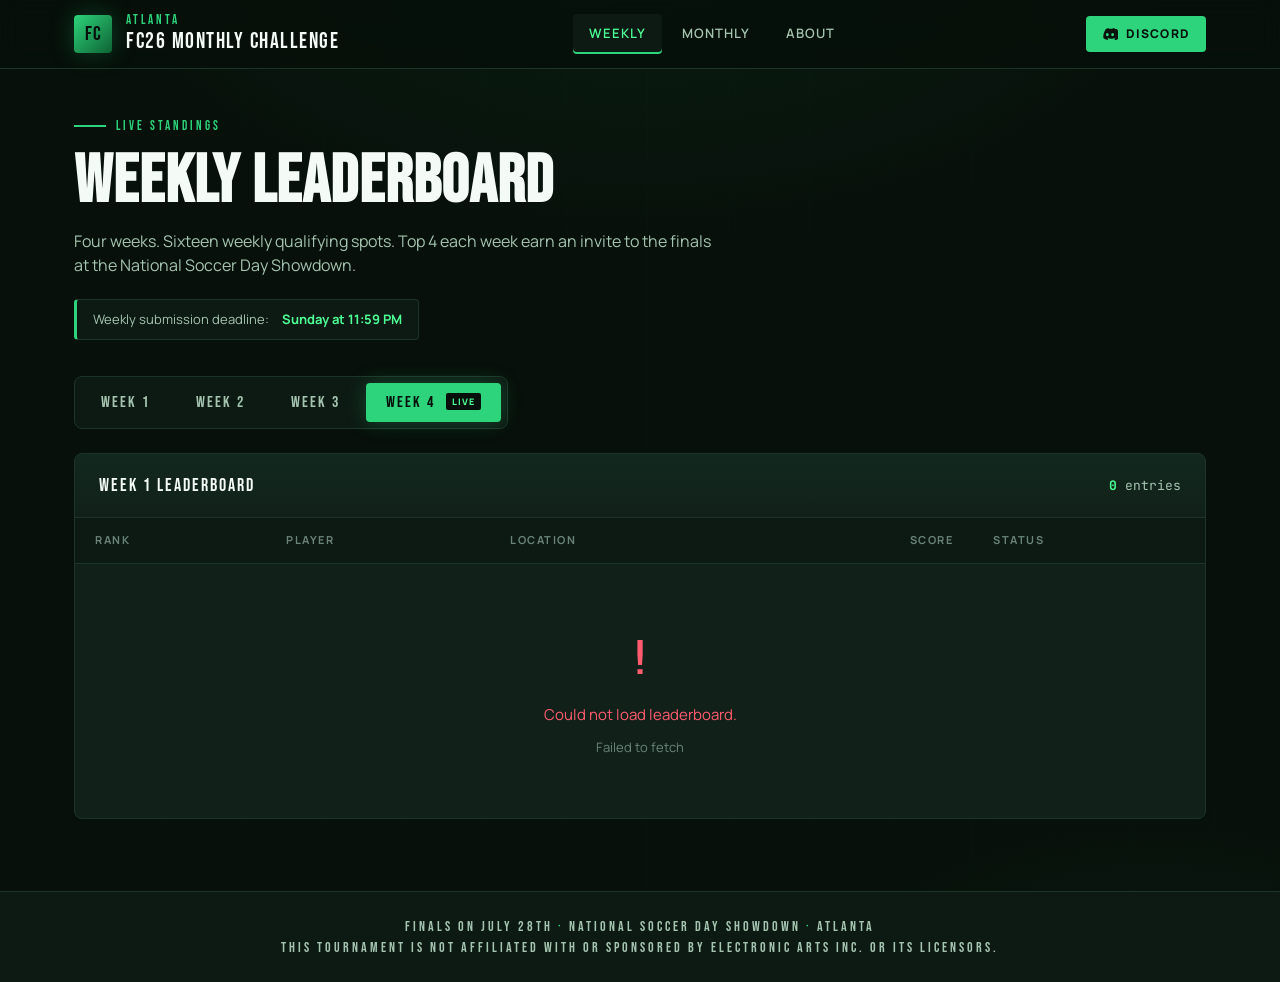
<file: index.html>
<!doctype html>
<html lang="en">
  <head>
    <meta charset="utf-8" />
    <link rel="icon" type="image/x-icon" href="favicon.ico" />
    <link rel="icon" type="image/png" sizes="32x32" href="favicon-32x32.png" />
    <link rel="icon" type="image/png" sizes="16x16" href="favicon-16x16.png" />
    <link rel="apple-touch-icon" sizes="180x180" href="apple-touch-icon.png" />
    <link rel="manifest" href="site.webmanifest" />
    <meta name="viewport" content="width=device-width, initial-scale=1" />
    <title>Atlanta FC26 Monthly Challenge — Weekly Leaderboard</title>
    <meta
      name="description"
      content="Live weekly leaderboard for the Atlanta FC26 Monthly Challenge. Top 4 each week qualify for the National Soccer Day Showdown on July 28th."
    />
    <style>
/* ============================================================
   ATLANTA FC26 MONTHLY CHALLENGE — Leaderboard Stylesheet
   Aesthetic: Stadium broadcast / esports scoreboard
   ============================================================ */

@import url('https://fonts.googleapis.com/css2?family=Bebas+Neue&family=Manrope:wght@400;500;600;700;800&family=JetBrains+Mono:wght@500;700&display=swap');

:root {
  /* Palette */
  --bg-base: #07100a;
  --bg-elevated: #0d1a13;
  --bg-card: #11211a;
  --bg-row: #0f1c15;
  --bg-row-alt: #122218;
  --border: #1d3527;
  --border-soft: #16291f;

  --text-primary: #f4fbf6;
  --text-secondary: #a4c4af;
  --text-muted: #6a8478;
  --text-dim: #4a5e54;

  --accent: #2dd47b;       /* primary green */
  --accent-bright: #4dff95;
  --accent-dark: #0e6334;
  --accent-glow: rgba(45, 212, 123, 0.25);

  --gold: #ffc94a;
  --gold-soft: rgba(255, 201, 74, 0.12);
  --gold-border: rgba(255, 201, 74, 0.5);

  --silver: #c8d4dc;
  --silver-soft: rgba(200, 212, 220, 0.1);
  --silver-border: rgba(200, 212, 220, 0.45);

  --danger: #ff5b6e;

  /* Type */
  --font-display: 'Bebas Neue', 'Impact', sans-serif;
  --font-body: 'Manrope', system-ui, -apple-system, sans-serif;
  --font-mono: 'JetBrains Mono', 'SFMono-Regular', monospace;

  /* Layout */
  --max-w: 1180px;
  --radius: 4px;
  --radius-lg: 8px;
}

* { box-sizing: border-box; margin: 0; padding: 0; }

html { scroll-behavior: smooth; }

body {
  min-height: 100vh;
  background: var(--bg-base);
  background-image:
    radial-gradient(ellipse 80% 60% at 50% -10%, rgba(45, 212, 123, 0.08), transparent 60%),
    radial-gradient(ellipse 60% 40% at 90% 100%, rgba(45, 212, 123, 0.04), transparent 50%);
  color: var(--text-primary);
  font-family: var(--font-body);
  font-size: 15px;
  line-height: 1.5;
  -webkit-font-smoothing: antialiased;
  display: flex;
  flex-direction: column;
}

/* Subtle pitch-line texture overlay */
body::before {
  content: '';
  position: fixed;
  inset: 0;
  pointer-events: none;
  background-image:
    repeating-linear-gradient(
      90deg,
      transparent 0,
      transparent 80px,
      rgba(45, 212, 123, 0.015) 80px,
      rgba(45, 212, 123, 0.015) 81px
    );
  z-index: 0;
}

main, header, footer { position: relative; z-index: 1; }

/* ============================================================
   HEADER
   ============================================================ */
.site-header {
  border-bottom: 1px solid var(--border);
  background: rgba(7, 16, 10, 0.85);
  backdrop-filter: blur(12px);
  -webkit-backdrop-filter: blur(12px);
  position: sticky;
  top: 0;
  z-index: 50;
}

.header-inner {
  max-width: var(--max-w);
  margin: 0 auto;
  padding: 14px 24px;
  display: flex;
  align-items: center;
  justify-content: space-between;
  gap: 24px;
  flex-wrap: wrap;
}

.brand {
  display: flex;
  align-items: center;
  gap: 14px;
  text-decoration: none;
  color: var(--text-primary);
}

.brand-mark {
  width: 38px;
  height: 38px;
  display: grid;
  place-items: center;
  background: linear-gradient(135deg, var(--accent) 0%, var(--accent-dark) 100%);
  border-radius: var(--radius);
  font-family: var(--font-display);
  font-size: 20px;
  letter-spacing: 0.5px;
  color: var(--bg-base);
  box-shadow: 0 0 24px var(--accent-glow);
}

.brand-text {
  display: flex;
  flex-direction: column;
  line-height: 1;
}

.brand-text .city {
  font-family: var(--font-display);
  font-size: 13px;
  letter-spacing: 3px;
  color: var(--accent);
}

.brand-text .title {
  font-family: var(--font-display);
  font-size: 22px;
  letter-spacing: 1.5px;
  margin-top: 4px;
}

.nav {
  display: flex;
  align-items: center;
  gap: 4px;
}

.nav a {
  text-decoration: none;
  color: var(--text-secondary);
  font-weight: 600;
  font-size: 13px;
  letter-spacing: 1px;
  text-transform: uppercase;
  padding: 10px 16px;
  border-radius: var(--radius);
  transition: color 0.15s, background 0.15s;
}

.nav a:hover { color: var(--text-primary); background: var(--bg-elevated); }

.nav a.active {
  color: var(--accent-bright);
  background: var(--bg-elevated);
  box-shadow: inset 0 -2px 0 var(--accent);
}

.discord-btn {
  display: inline-flex;
  align-items: center;
  gap: 8px;
  background: var(--accent);
  color: var(--bg-base);
  padding: 9px 16px;
  border-radius: var(--radius);
  font-weight: 800;
  font-size: 12px;
  letter-spacing: 1.2px;
  text-transform: uppercase;
  text-decoration: none;
  transition: transform 0.15s, box-shadow 0.15s, background 0.15s;
}

.discord-btn:hover {
  background: var(--accent-bright);
  transform: translateY(-1px);
  box-shadow: 0 6px 24px var(--accent-glow);
}

.discord-btn svg { width: 16px; height: 16px; }

/* ============================================================
   MAIN / HERO
   ============================================================ */
main {
  flex: 1;
  max-width: var(--max-w);
  width: 100%;
  margin: 0 auto;
  padding: 48px 24px 72px;
}

.hero {
  margin-bottom: 36px;
  display: flex;
  flex-direction: column;
  gap: 14px;
}

.eyebrow {
  display: inline-flex;
  align-items: center;
  gap: 10px;
  font-family: var(--font-display);
  font-size: 13px;
  letter-spacing: 3px;
  color: var(--accent);
  text-transform: uppercase;
}

.eyebrow::before {
  content: '';
  width: 32px;
  height: 2px;
  background: var(--accent);
}

h1.page-title {
  font-family: var(--font-display);
  font-size: clamp(40px, 6vw, 68px);
  letter-spacing: 1px;
  line-height: 0.95;
  text-transform: uppercase;
}

.subtitle {
  color: var(--text-secondary);
  font-size: 16px;
  max-width: 640px;
}

.deadline-banner {
  margin-top: 8px;
  display: inline-flex;
  align-items: center;
  gap: 10px;
  padding: 10px 16px;
  background: var(--bg-elevated);
  border: 1px solid var(--border);
  border-left: 3px solid var(--accent);
  border-radius: var(--radius);
  font-size: 13px;
  color: var(--text-secondary);
  align-self: flex-start;
}

.deadline-banner strong { color: var(--accent-bright); font-weight: 700; }

/* ============================================================
   WEEK TABS
   ============================================================ */
.week-tabs {
  display: flex;
  gap: 6px;
  margin-bottom: 24px;
  padding: 6px;
  background: var(--bg-elevated);
  border: 1px solid var(--border);
  border-radius: var(--radius-lg);
  width: fit-content;
  flex-wrap: wrap;
}

.week-tab {
  background: none;
  border: none;
  color: var(--text-secondary);
  font-family: var(--font-display);
  font-size: 16px;
  letter-spacing: 2px;
  padding: 10px 20px;
  border-radius: var(--radius);
  cursor: pointer;
  transition: all 0.15s;
  text-transform: uppercase;
  position: relative;
}

.week-tab:hover { color: var(--text-primary); background: var(--bg-card); }

.week-tab.active {
  color: var(--bg-base);
  background: var(--accent);
  box-shadow: 0 0 20px var(--accent-glow);
}

.week-tab .current-flag {
  display: inline-block;
  background: var(--accent-bright);
  color: var(--bg-base);
  font-family: var(--font-body);
  font-size: 9px;
  font-weight: 800;
  letter-spacing: 1px;
  padding: 2px 6px;
  border-radius: 2px;
  margin-left: 6px;
  vertical-align: middle;
}

.week-tab.active .current-flag {
  background: var(--bg-base);
  color: var(--accent-bright);
}

/* ============================================================
   LEADERBOARD TABLE
   ============================================================ */
.board-container {
  background: var(--bg-card);
  border: 1px solid var(--border);
  border-radius: var(--radius-lg);
  overflow: hidden;
}

.board-meta {
  display: flex;
  justify-content: space-between;
  align-items: center;
  padding: 18px 24px;
  border-bottom: 1px solid var(--border);
  background: linear-gradient(180deg, rgba(45, 212, 123, 0.04), transparent);
  flex-wrap: wrap;
  gap: 12px;
}

.board-meta .meta-label {
  font-family: var(--font-display);
  font-size: 18px;
  letter-spacing: 2px;
  color: var(--text-primary);
}

.board-meta .meta-stat {
  font-family: var(--font-mono);
  font-size: 13px;
  color: var(--text-secondary);
}

.board-meta .meta-stat strong { color: var(--accent-bright); font-weight: 700; }

.table-wrap { overflow-x: auto; }

table.leaderboard {
  width: 100%;
  border-collapse: collapse;
  min-width: 480px;
}

.leaderboard thead th {
  text-align: left;
  font-family: var(--font-body);
  font-size: 11px;
  font-weight: 700;
  letter-spacing: 1.5px;
  text-transform: uppercase;
  color: var(--text-muted);
  padding: 14px 20px;
  border-bottom: 1px solid var(--border);
  background: var(--bg-elevated);
}

.leaderboard tbody td {
  padding: 16px 20px;
  border-bottom: 1px solid var(--border-soft);
  vertical-align: middle;
}

.leaderboard tbody tr:last-child td { border-bottom: none; }

.leaderboard tbody tr {
  transition: background 0.12s;
}

.leaderboard tbody tr:hover { background: var(--bg-row-alt); }

/* Rank cell */
.rank {
  font-family: var(--font-display);
  font-size: 22px;
  letter-spacing: 1px;
  color: var(--text-muted);
  width: 60px;
}

.player {
  font-weight: 700;
  font-size: 15px;
  color: var(--text-primary);
}

.location {
  color: var(--text-secondary);
  font-size: 13px;
}

.score {
  font-family: var(--font-mono);
  font-weight: 700;
  font-size: 16px;
  color: var(--accent-bright);
  text-align: right;
}

.week-cell {
  font-family: var(--font-mono);
  font-size: 12px;
  color: var(--text-secondary);
  letter-spacing: 1px;
}

/* Top 4 weekly qualifier row — gold */
tr.qualifier-weekly {
  background: linear-gradient(90deg, var(--gold-soft), transparent 80%);
}
tr.qualifier-weekly td:first-child {
  box-shadow: inset 3px 0 0 var(--gold);
}
tr.qualifier-weekly .rank { color: var(--gold); }
tr.qualifier-weekly:hover { background: linear-gradient(90deg, rgba(255, 201, 74, 0.18), transparent 80%); }

/* Top 16 monthly qualifier row — silver */
tr.qualifier-monthly {
  background: linear-gradient(90deg, var(--silver-soft), transparent 80%);
}
tr.qualifier-monthly td:first-child {
  box-shadow: inset 3px 0 0 var(--silver);
}
tr.qualifier-monthly .rank { color: var(--silver); }

/* Already qualified row — grayed out */
tr.already-qualified td {
  color: var(--text-dim);
  opacity: 0.72;
}
tr.already-qualified .score { color: var(--text-dim); }
tr.already-qualified .player { color: var(--text-muted); }

/* Status badges */
.badge {
  display: inline-flex;
  align-items: center;
  gap: 6px;
  font-family: var(--font-body);
  font-size: 10px;
  font-weight: 800;
  letter-spacing: 1.2px;
  text-transform: uppercase;
  padding: 5px 10px;
  border-radius: 3px;
  border: 1px solid;
  white-space: nowrap;
}

.badge-gold {
  color: var(--gold);
  background: var(--gold-soft);
  border-color: var(--gold-border);
}

.badge-silver {
  color: var(--silver);
  background: var(--silver-soft);
  border-color: var(--silver-border);
}

.badge-muted {
  color: var(--text-muted);
  background: var(--bg-elevated);
  border-color: var(--border);
}

.badge-dim {
  color: var(--text-dim);
  background: rgba(74, 94, 84, 0.12);
  border-color: rgba(74, 94, 84, 0.4);
}

.badge::before {
  content: '';
  width: 6px;
  height: 6px;
  border-radius: 50%;
  background: currentColor;
}

/* ============================================================
   EMPTY / LOADING STATES
   ============================================================ */
.loading-state, .empty-state, .error-state {
  padding: 60px 24px;
  text-align: center;
  color: var(--text-muted);
}

.loading-state .spinner {
  width: 42px;
  height: 42px;
  margin: 0 auto 16px;
  border: 3px solid var(--border);
  border-top-color: var(--accent);
  border-radius: 50%;
  animation: spin 0.8s linear infinite;
}

@keyframes spin { to { transform: rotate(360deg); } }

.loading-state .label {
  font-family: var(--font-display);
  font-size: 14px;
  letter-spacing: 3px;
  color: var(--text-secondary);
}

.empty-state .icon, .error-state .icon {
  font-family: var(--font-display);
  font-size: 48px;
  color: var(--text-dim);
  margin-bottom: 8px;
}

.error-state { color: var(--danger); }
.error-state .icon { color: var(--danger); }
.error-state .help {
  margin-top: 12px;
  color: var(--text-muted);
  font-size: 13px;
}

/* ============================================================
   ABOUT PAGE
   ============================================================ */
.about-grid {
  display: grid;
  grid-template-columns: 1fr;
  gap: 24px;
  margin-top: 32px;
}

@media (min-width: 800px) {
  .about-grid { grid-template-columns: 1.4fr 1fr; }
}

.about-card {
  background: var(--bg-card);
  border: 1px solid var(--border);
  border-radius: var(--radius-lg);
  padding: 28px;
}

.about-card h2 {
  font-family: var(--font-display);
  font-size: 26px;
  letter-spacing: 2px;
  margin-bottom: 18px;
  text-transform: uppercase;
}

.about-card h2 .accent { color: var(--accent); }

.about-card p { margin-bottom: 14px; color: var(--text-secondary); line-height: 1.65; }

.about-card ul { list-style: none; }
.about-card li {
  padding: 12px 0;
  border-bottom: 1px solid var(--border-soft);
  color: var(--text-secondary);
  display: flex;
  gap: 12px;
}
.about-card li:last-child { border-bottom: none; }
.about-card li::before {
  content: '▸';
  color: var(--accent);
  font-weight: 700;
}

.finals-card {
  background: linear-gradient(135deg, var(--bg-card) 0%, var(--bg-elevated) 100%);
  border: 1px solid var(--accent-dark);
  position: relative;
  overflow: hidden;
}

.finals-card::after {
  content: '';
  position: absolute;
  top: -40px;
  right: -40px;
  width: 180px;
  height: 180px;
  background: radial-gradient(circle, var(--accent-glow), transparent 70%);
  pointer-events: none;
}

.finals-card .date {
  font-family: var(--font-display);
  font-size: 64px;
  letter-spacing: 2px;
  line-height: 0.9;
  color: var(--accent-bright);
}

.finals-card .date-sub {
  font-family: var(--font-display);
  font-size: 18px;
  letter-spacing: 3px;
  color: var(--text-secondary);
  margin-top: 6px;
}

.finals-card .label {
  margin-top: 18px;
  color: var(--text-primary);
  font-weight: 700;
  font-size: 17px;
}

.finals-card .location {
  margin-top: 4px;
  color: var(--text-secondary);
  font-size: 14px;
}

.scoring-steps {
  counter-reset: step;
  list-style: none;
}
.scoring-steps li {
  display: flex;
  gap: 14px;
  padding: 14px 0;
  border-bottom: 1px solid var(--border-soft);
  counter-increment: step;
  align-items: flex-start;
}
.scoring-steps li::before {
  content: counter(step, decimal-leading-zero);
  font-family: var(--font-mono);
  font-weight: 700;
  font-size: 13px;
  color: var(--accent);
  background: var(--bg-elevated);
  border: 1px solid var(--border);
  padding: 4px 8px;
  border-radius: 3px;
  flex-shrink: 0;
}
.scoring-steps li:last-child { border-bottom: none; }

/* ============================================================
   PROGRESS / TALLY (Monthly page)
   ============================================================ */
.tally-bar {
  margin-bottom: 24px;
  padding: 20px 24px;
  background: var(--bg-card);
  border: 1px solid var(--border);
  border-radius: var(--radius-lg);
  display: flex;
  flex-direction: column;
  gap: 12px;
}

.tally-header {
  display: flex;
  justify-content: space-between;
  align-items: baseline;
  flex-wrap: wrap;
  gap: 8px;
}

.tally-label {
  font-family: var(--font-display);
  font-size: 16px;
  letter-spacing: 2px;
  color: var(--text-secondary);
  text-transform: uppercase;
}

.tally-count {
  font-family: var(--font-display);
  font-size: 30px;
  letter-spacing: 2px;
}

.tally-count .filled { color: var(--accent-bright); }
.tally-count .total { color: var(--text-muted); }

.tally-track {
  height: 6px;
  background: var(--bg-elevated);
  border-radius: 999px;
  overflow: hidden;
  position: relative;
}

.tally-fill {
  height: 100%;
  background: linear-gradient(90deg, var(--gold), var(--accent-bright));
  border-radius: 999px;
  transition: width 0.6s cubic-bezier(0.2, 0.8, 0.2, 1);
  box-shadow: 0 0 12px var(--accent-glow);
}

.tally-breakdown {
  display: flex;
  gap: 18px;
  flex-wrap: wrap;
  font-size: 12px;
  color: var(--text-muted);
}

.tally-breakdown span strong { color: var(--text-primary); font-weight: 700; }

/* ============================================================
   FOOTER
   ============================================================ */
.site-footer {
  border-top: 1px solid var(--border);
  background: var(--bg-elevated);
  padding: 24px;
  text-align: center;
  position: relative;
  z-index: 1;
}

.site-footer p {
  font-family: var(--font-display);
  font-size: 14px;
  letter-spacing: 3px;
  color: var(--text-secondary);
  text-transform: uppercase;
}

.site-footer p .accent { color: var(--accent); }

/* ============================================================
   RESPONSIVE
   ============================================================ */
@media (max-width: 700px) {
  .header-inner { padding: 12px 16px; }
  .brand-text .title { font-size: 18px; }
  .brand-text .city { font-size: 11px; letter-spacing: 2px; }
  .nav { order: 3; width: 100%; justify-content: center; }
  .nav a { padding: 8px 10px; font-size: 11px; }
  main { padding: 32px 16px 56px; }
  .leaderboard thead th, .leaderboard tbody td { padding: 12px 14px; }
  .rank { font-size: 18px; width: 44px; }
  .player { font-size: 14px; }
  .score { font-size: 14px; }
  .location { font-size: 12px; }
  .deadline-banner { font-size: 12px; }
}

/* Compact down further for narrow phones — switch table to card-like rows */
@media (max-width: 560px) {
  table.leaderboard { min-width: 0; width: 100%; }
  .leaderboard th.col-location, .leaderboard td.location { display: none; }
  .leaderboard thead th { font-size: 10px; letter-spacing: 1px; padding: 10px 8px; }
  .leaderboard tbody td { padding: 12px 8px; }
  .rank { width: 36px; font-size: 16px; padding-left: 14px !important; }
  .player { font-size: 14px; }
  .score { font-size: 14px; white-space: nowrap; padding-right: 14px !important; }
  /* Weekly page: hide the redundant Status column — gold border already
     conveys qualifier status, and "Pending" adds no value on a phone. */
  .leaderboard.weekly th:last-child, .leaderboard.weekly td:last-child { display: none; }
  /* Monthly page: keep status but compact it. */
  .leaderboard.monthly .badge { font-size: 8px; padding: 3px 5px; letter-spacing: 0.4px; }
  .leaderboard.monthly .badge::before { display: none; }
  .leaderboard.monthly .week-cell { font-size: 10px; letter-spacing: 0.5px; }
  .leaderboard.monthly th:nth-child(4), .leaderboard.monthly td.week-cell { display: none; }
}

    </style>
  </head>
  <body>
    <header class="site-header">
      <div class="header-inner">
        <a class="brand" href="index.html">
          <div class="brand-mark">FC</div>
          <div class="brand-text">
            <span class="city">ATLANTA</span>
            <span class="title">FC26 Monthly Challenge</span>
          </div>
        </a>
        <nav class="nav">
          <a href="index.html" class="active">Weekly</a>
          <a href="monthly.html">Monthly</a>
          <a href="about.html">About</a>
        </nav>
        <a
          class="discord-btn"
          href="https://discord.gg/SyYMguJQpy"
          target="_blank"
          rel="noopener"
        >
          <svg viewBox="0 0 24 24" fill="currentColor" aria-hidden="true">
            <path
              d="M20.317 4.369A19.79 19.79 0 0 0 16.558 3a.075.075 0 0 0-.079.037c-.21.375-.444.864-.608 1.249a18.27 18.27 0 0 0-5.487 0 12.51 12.51 0 0 0-.617-1.249A.077.077 0 0 0 9.687 3 19.74 19.74 0 0 0 5.928 4.369a.07.07 0 0 0-.032.027C2.533 9.046 1.704 13.58 2.099 18.058a.082.082 0 0 0 .031.056 19.9 19.9 0 0 0 5.993 3.03.077.077 0 0 0 .084-.028 14.09 14.09 0 0 0 1.226-1.994.075.075 0 0 0-.041-.104 13.1 13.1 0 0 1-1.872-.892.075.075 0 0 1-.008-.125c.126-.094.252-.192.372-.291a.075.075 0 0 1 .077-.01c3.927 1.793 8.18 1.793 12.061 0a.075.075 0 0 1 .078.009c.12.099.246.198.373.292a.075.075 0 0 1-.006.125c-.598.349-1.22.645-1.873.891a.075.075 0 0 0-.04.105c.36.698.772 1.362 1.225 1.993a.077.077 0 0 0 .084.028 19.84 19.84 0 0 0 6.002-3.03.077.077 0 0 0 .032-.054c.5-5.177-.838-9.674-3.549-13.66a.06.06 0 0 0-.031-.028zM8.02 15.331c-1.183 0-2.158-1.085-2.158-2.419 0-1.333.957-2.419 2.158-2.419 1.21 0 2.176 1.096 2.158 2.42 0 1.333-.957 2.418-2.158 2.418zm7.974 0c-1.183 0-2.158-1.085-2.158-2.419 0-1.333.957-2.419 2.158-2.419 1.21 0 2.176 1.096 2.158 2.42 0 1.333-.948 2.418-2.158 2.418z"
            />
          </svg>
          Discord
        </a>
      </div>
    </header>

    <main>
      <section class="hero">
        <span class="eyebrow">Live Standings</span>
        <h1 class="page-title">Weekly Leaderboard</h1>
        <p class="subtitle">
          Four weeks. Sixteen weekly qualifying spots. Top 4 each week earn an
          invite to the finals at the National Soccer Day Showdown.
        </p>
        <div class="deadline-banner">
          Weekly submission deadline:&nbsp;<strong id="deadline-label">Sunday at 11:59 PM</strong>
        </div>
      </section>

      <div id="week-tabs" class="week-tabs" role="tablist" aria-label="Select week"></div>

      <div class="board-container">
        <div class="board-meta">
          <div class="meta-label" id="meta-label">WEEK 1 LEADERBOARD</div>
          <div class="meta-stat" id="meta-stat"><strong>0</strong> entries</div>
        </div>

        <div class="table-wrap">
          <table class="leaderboard weekly" aria-live="polite">
            <thead>
              <tr>
                <th>Rank</th>
                <th>Player</th>
                <th class="col-location">Location</th>
                <th style="text-align: right">Score</th>
                <th>Status</th>
              </tr>
            </thead>
            <tbody id="board-body"></tbody>
          </table>
          <div id="board-state"></div>
        </div>
      </div>
    </main>

    <footer class="site-footer">
      <p>Finals on July 28th <span class="accent">·</span> National Soccer Day Showdown <span class="accent">·</span> Atlanta</p>
      <p>This tournament is not affiliated with or sponsored by Electronic Arts Inc. or its licensors.</p>
    </footer>

    <script src="config.js"></script>
    <script>
/* ============================================================
   FC26 LEADERBOARD — Airtable client
   ============================================================
   A tiny vanilla wrapper around the Airtable REST API.
   Handles pagination so all records come back, even past 100.
   ============================================================ */

(function () {
  const CFG = window.FC26_CONFIG;

  function configIsReady() {
    return (
      CFG &&
      CFG.AIRTABLE_TOKEN &&
      CFG.AIRTABLE_BASE_ID &&
      CFG.AIRTABLE_TOKEN.indexOf('PASTE_YOUR') === -1 &&
      CFG.AIRTABLE_BASE_ID.indexOf('PASTE_YOUR') === -1
    );
  }

  async function fetchAllScores() {
    if (!configIsReady()) {
      throw new Error(
        'Airtable credentials missing. Open js/config.js and paste your token + base ID.'
      );
    }

    const endpoint = `https://api.airtable.com/v0/${CFG.AIRTABLE_BASE_ID}/${encodeURIComponent(
      CFG.AIRTABLE_TABLE_NAME
    )}`;

    let records = [];
    let offset;

    do {
      const url = new URL(endpoint);
      url.searchParams.set('pageSize', '100');
      if (offset) url.searchParams.set('offset', offset);

      const res = await fetch(url.toString(), {
        headers: { Authorization: `Bearer ${CFG.AIRTABLE_TOKEN}` },
      });

      if (!res.ok) {
        const body = await res.text().catch(() => '');
        throw new Error(
          `Airtable request failed (${res.status}). ${body.slice(0, 200)}`
        );
      }

      const data = await res.json();
      records = records.concat(data.records || []);
      offset = data.offset;
    } while (offset);

    // Normalize into a friendlier shape for the UI code.
    return records
      .map((r) => ({
        id: r.id,
        playerName: (r.fields['Player Name'] || '').trim(),
        score: typeof r.fields['Score'] === 'number' ? r.fields['Score'] : 0,
        week: r.fields['Week Number'] || '',
        location: (r.fields['Location'] || '').trim(),
        weeklyQualifier: !!r.fields['Weekly Qualifier'],
      }))
      // Drop any rows without a player name — these are likely empty/in-progress.
      .filter((r) => r.playerName.length > 0);
  }

  // Figure out which week is "current" based on today's date and the
  // WEEK_DATES map in config.js. The current week is the latest week whose
  // start date is <= today. Falls back to Week 1.
  function currentWeek() {
    const now = new Date();
    const weeks = Object.entries(CFG.WEEK_DATES)
      .map(([name, dateStr]) => ({ name, date: new Date(dateStr + 'T00:00:00') }))
      .sort((a, b) => a.date - b.date);

    let active = weeks[0].name;
    for (const w of weeks) {
      if (w.date <= now) active = w.name;
    }
    return active;
  }

  // Expose
  window.FC26_API = { fetchAllScores, currentWeek, configIsReady };
})();

    </script>
    <script>
/* ============================================================
   FC26 LEADERBOARD — Weekly page logic
   ============================================================ */

(function () {
  const CFG = window.FC26_CONFIG;
  const API = window.FC26_API;

  const WEEKS = ['Week 1', 'Week 2', 'Week 3', 'Week 4'];
  const QUALIFIER_COUNT = CFG.WEEKLY_QUALIFIER_COUNT;

  const elTabs = document.getElementById('week-tabs');
  const elBody = document.getElementById('board-body');
  const elState = document.getElementById('board-state');
  const elMetaLabel = document.getElementById('meta-label');
  const elMetaStat = document.getElementById('meta-stat');
  const elDeadline = document.getElementById('deadline-label');

  let allRecords = [];
  let activeWeek = API.currentWeek();

  function showState(html) {
    elBody.innerHTML = '';
    elState.innerHTML = html;
    elState.style.display = 'block';
  }

  function hideState() {
    elState.style.display = 'none';
    elState.innerHTML = '';
  }

  function renderTabs() {
    elTabs.innerHTML = '';
    const current = API.currentWeek();
    WEEKS.forEach((w) => {
      const btn = document.createElement('button');
      btn.className = 'week-tab' + (w === activeWeek ? ' active' : '');
      btn.type = 'button';
      btn.innerHTML =
        w.toUpperCase() +
        (w === current ? ' <span class="current-flag">LIVE</span>' : '');
      btn.addEventListener('click', () => {
        activeWeek = w;
        renderTabs();
        renderBoard();
      });
      elTabs.appendChild(btn);
    });
  }

  function renderBoard() {
    const rows = allRecords
      .filter((r) => r.week === activeWeek)
      .sort((a, b) => b.score - a.score);

    elMetaLabel.textContent = activeWeek.toUpperCase() + ' LEADERBOARD';
    elMetaStat.innerHTML = rows.length
      ? `<strong>${rows.length}</strong> ${rows.length === 1 ? 'entry' : 'entries'}`
      : '<strong>0</strong> entries';

    if (!rows.length) {
      showState(
        '<div class="empty-state"><div class="icon">—</div>' +
          '<div>No scores yet for ' +
          activeWeek +
          '.</div></div>'
      );
      return;
    }

    hideState();
    elBody.innerHTML = '';

    rows.forEach((r, i) => {
      const rank = i + 1;
      const isQualifier = rank <= QUALIFIER_COUNT;
      const tr = document.createElement('tr');
      if (isQualifier) tr.classList.add('qualifier-weekly');

      tr.innerHTML = `
        <td class="rank">${pad(rank)}</td>
        <td>
          <div class="player">${escapeHtml(r.playerName)}</div>
        </td>
        <td class="location col-location">${escapeHtml(r.location) || '—'}</td>
        <td class="score">${formatNumber(r.score)}</td>
        <td>
          ${
            isQualifier
              ? '<span class="badge badge-gold">Qualifier</span>'
              : '<span class="badge badge-muted">Pending</span>'
          }
        </td>
      `;
      elBody.appendChild(tr);
    });
  }

  function pad(n) { return n < 10 ? '0' + n : '' + n; }

  function formatNumber(n) {
    if (typeof n !== 'number') return '0';
    return n.toLocaleString('en-US');
  }

  function escapeHtml(s) {
    return String(s || '')
      .replace(/&/g, '&amp;')
      .replace(/</g, '&lt;')
      .replace(/>/g, '&gt;')
      .replace(/"/g, '&quot;')
      .replace(/'/g, '&#39;');
  }

  async function init() {
    elDeadline.textContent = CFG.WEEKLY_DEADLINE_LABEL;
    renderTabs();

    showState(
      '<div class="loading-state"><div class="spinner"></div>' +
        '<div class="label">Loading scores…</div></div>'
    );

    try {
      allRecords = await API.fetchAllScores();
      renderBoard();
    } catch (err) {
      console.error(err);
      showState(
        '<div class="error-state"><div class="icon">!</div>' +
          '<div>Could not load leaderboard.</div>' +
          '<div class="help">' +
          escapeHtml(err.message) +
          '</div></div>'
      );
    }
  }

  document.addEventListener('DOMContentLoaded', init);
})();

    </script>
  </body>
</html>
</file>
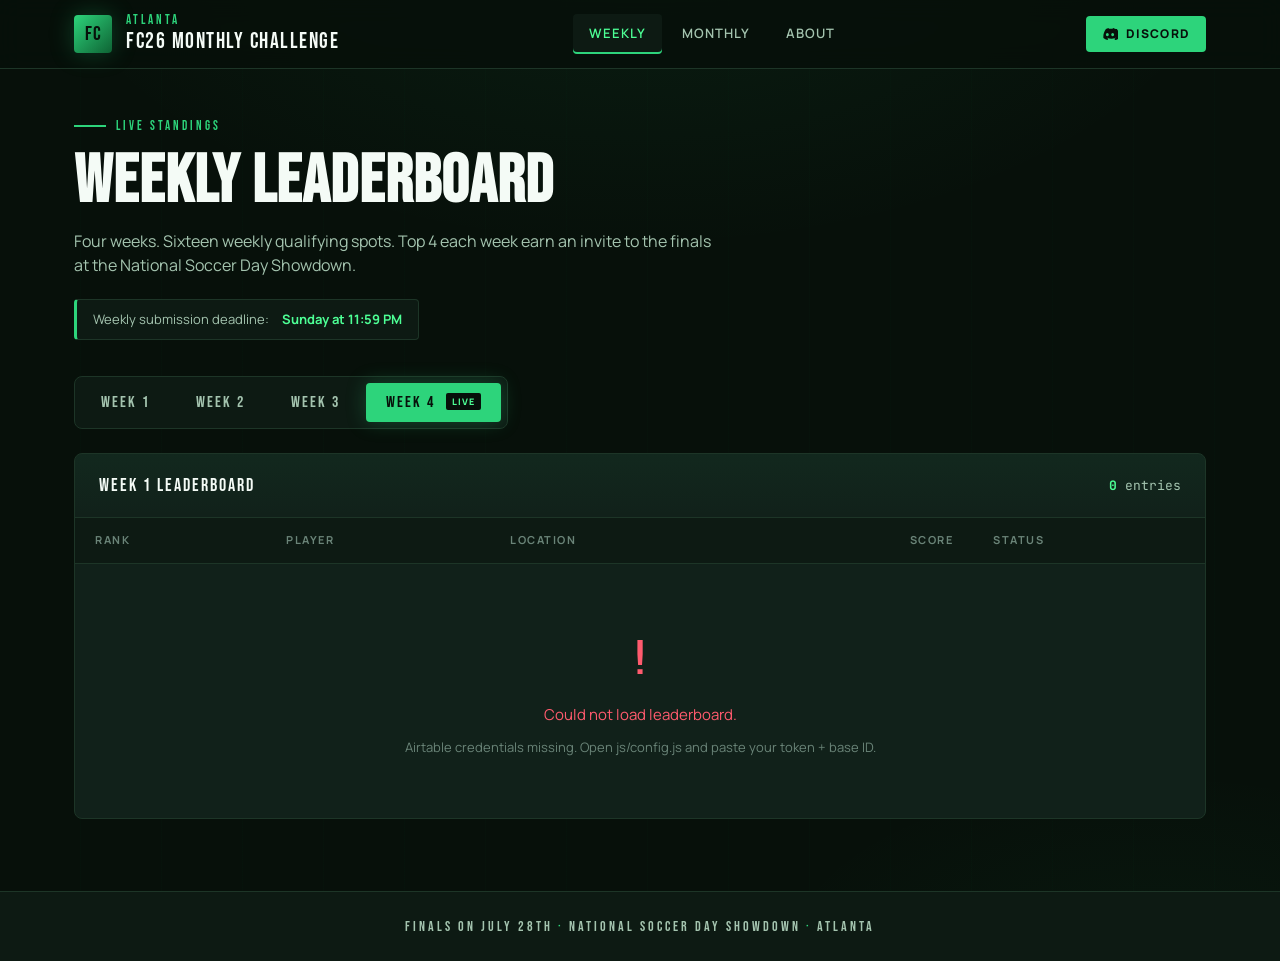
<file: fc26-leaderboard-v2/fc26-leaderboard-v2/index.html>
<!doctype html>
<html lang="en">
  <head>
    <meta charset="utf-8" />
    <meta name="viewport" content="width=device-width, initial-scale=1" />
    <title>Atlanta FC26 Monthly Challenge — Weekly Leaderboard</title>
    <meta
      name="description"
      content="Live weekly leaderboard for the Atlanta FC26 Monthly Challenge. Top 4 each week qualify for the National Soccer Day Showdown on July 28th."
    />
    <style>
/* ============================================================
   ATLANTA FC26 MONTHLY CHALLENGE — Leaderboard Stylesheet
   Aesthetic: Stadium broadcast / esports scoreboard
   ============================================================ */

@import url('https://fonts.googleapis.com/css2?family=Bebas+Neue&family=Manrope:wght@400;500;600;700;800&family=JetBrains+Mono:wght@500;700&display=swap');

:root {
  /* Palette */
  --bg-base: #07100a;
  --bg-elevated: #0d1a13;
  --bg-card: #11211a;
  --bg-row: #0f1c15;
  --bg-row-alt: #122218;
  --border: #1d3527;
  --border-soft: #16291f;

  --text-primary: #f4fbf6;
  --text-secondary: #a4c4af;
  --text-muted: #6a8478;
  --text-dim: #4a5e54;

  --accent: #2dd47b;       /* primary green */
  --accent-bright: #4dff95;
  --accent-dark: #0e6334;
  --accent-glow: rgba(45, 212, 123, 0.25);

  --gold: #ffc94a;
  --gold-soft: rgba(255, 201, 74, 0.12);
  --gold-border: rgba(255, 201, 74, 0.5);

  --silver: #c8d4dc;
  --silver-soft: rgba(200, 212, 220, 0.1);
  --silver-border: rgba(200, 212, 220, 0.45);

  --danger: #ff5b6e;

  /* Type */
  --font-display: 'Bebas Neue', 'Impact', sans-serif;
  --font-body: 'Manrope', system-ui, -apple-system, sans-serif;
  --font-mono: 'JetBrains Mono', 'SFMono-Regular', monospace;

  /* Layout */
  --max-w: 1180px;
  --radius: 4px;
  --radius-lg: 8px;
}

* { box-sizing: border-box; margin: 0; padding: 0; }

html { scroll-behavior: smooth; }

body {
  min-height: 100vh;
  background: var(--bg-base);
  background-image:
    radial-gradient(ellipse 80% 60% at 50% -10%, rgba(45, 212, 123, 0.08), transparent 60%),
    radial-gradient(ellipse 60% 40% at 90% 100%, rgba(45, 212, 123, 0.04), transparent 50%);
  color: var(--text-primary);
  font-family: var(--font-body);
  font-size: 15px;
  line-height: 1.5;
  -webkit-font-smoothing: antialiased;
  display: flex;
  flex-direction: column;
}

/* Subtle pitch-line texture overlay */
body::before {
  content: '';
  position: fixed;
  inset: 0;
  pointer-events: none;
  background-image:
    repeating-linear-gradient(
      90deg,
      transparent 0,
      transparent 80px,
      rgba(45, 212, 123, 0.015) 80px,
      rgba(45, 212, 123, 0.015) 81px
    );
  z-index: 0;
}

main, header, footer { position: relative; z-index: 1; }

/* ============================================================
   HEADER
   ============================================================ */
.site-header {
  border-bottom: 1px solid var(--border);
  background: rgba(7, 16, 10, 0.85);
  backdrop-filter: blur(12px);
  -webkit-backdrop-filter: blur(12px);
  position: sticky;
  top: 0;
  z-index: 50;
}

.header-inner {
  max-width: var(--max-w);
  margin: 0 auto;
  padding: 14px 24px;
  display: flex;
  align-items: center;
  justify-content: space-between;
  gap: 24px;
  flex-wrap: wrap;
}

.brand {
  display: flex;
  align-items: center;
  gap: 14px;
  text-decoration: none;
  color: var(--text-primary);
}

.brand-mark {
  width: 38px;
  height: 38px;
  display: grid;
  place-items: center;
  background: linear-gradient(135deg, var(--accent) 0%, var(--accent-dark) 100%);
  border-radius: var(--radius);
  font-family: var(--font-display);
  font-size: 20px;
  letter-spacing: 0.5px;
  color: var(--bg-base);
  box-shadow: 0 0 24px var(--accent-glow);
}

.brand-text {
  display: flex;
  flex-direction: column;
  line-height: 1;
}

.brand-text .city {
  font-family: var(--font-display);
  font-size: 13px;
  letter-spacing: 3px;
  color: var(--accent);
}

.brand-text .title {
  font-family: var(--font-display);
  font-size: 22px;
  letter-spacing: 1.5px;
  margin-top: 4px;
}

.nav {
  display: flex;
  align-items: center;
  gap: 4px;
}

.nav a {
  text-decoration: none;
  color: var(--text-secondary);
  font-weight: 600;
  font-size: 13px;
  letter-spacing: 1px;
  text-transform: uppercase;
  padding: 10px 16px;
  border-radius: var(--radius);
  transition: color 0.15s, background 0.15s;
}

.nav a:hover { color: var(--text-primary); background: var(--bg-elevated); }

.nav a.active {
  color: var(--accent-bright);
  background: var(--bg-elevated);
  box-shadow: inset 0 -2px 0 var(--accent);
}

.discord-btn {
  display: inline-flex;
  align-items: center;
  gap: 8px;
  background: var(--accent);
  color: var(--bg-base);
  padding: 9px 16px;
  border-radius: var(--radius);
  font-weight: 800;
  font-size: 12px;
  letter-spacing: 1.2px;
  text-transform: uppercase;
  text-decoration: none;
  transition: transform 0.15s, box-shadow 0.15s, background 0.15s;
}

.discord-btn:hover {
  background: var(--accent-bright);
  transform: translateY(-1px);
  box-shadow: 0 6px 24px var(--accent-glow);
}

.discord-btn svg { width: 16px; height: 16px; }

/* ============================================================
   MAIN / HERO
   ============================================================ */
main {
  flex: 1;
  max-width: var(--max-w);
  width: 100%;
  margin: 0 auto;
  padding: 48px 24px 72px;
}

.hero {
  margin-bottom: 36px;
  display: flex;
  flex-direction: column;
  gap: 14px;
}

.eyebrow {
  display: inline-flex;
  align-items: center;
  gap: 10px;
  font-family: var(--font-display);
  font-size: 13px;
  letter-spacing: 3px;
  color: var(--accent);
  text-transform: uppercase;
}

.eyebrow::before {
  content: '';
  width: 32px;
  height: 2px;
  background: var(--accent);
}

h1.page-title {
  font-family: var(--font-display);
  font-size: clamp(40px, 6vw, 68px);
  letter-spacing: 1px;
  line-height: 0.95;
  text-transform: uppercase;
}

.subtitle {
  color: var(--text-secondary);
  font-size: 16px;
  max-width: 640px;
}

.deadline-banner {
  margin-top: 8px;
  display: inline-flex;
  align-items: center;
  gap: 10px;
  padding: 10px 16px;
  background: var(--bg-elevated);
  border: 1px solid var(--border);
  border-left: 3px solid var(--accent);
  border-radius: var(--radius);
  font-size: 13px;
  color: var(--text-secondary);
  align-self: flex-start;
}

.deadline-banner strong { color: var(--accent-bright); font-weight: 700; }

/* ============================================================
   WEEK TABS
   ============================================================ */
.week-tabs {
  display: flex;
  gap: 6px;
  margin-bottom: 24px;
  padding: 6px;
  background: var(--bg-elevated);
  border: 1px solid var(--border);
  border-radius: var(--radius-lg);
  width: fit-content;
  flex-wrap: wrap;
}

.week-tab {
  background: none;
  border: none;
  color: var(--text-secondary);
  font-family: var(--font-display);
  font-size: 16px;
  letter-spacing: 2px;
  padding: 10px 20px;
  border-radius: var(--radius);
  cursor: pointer;
  transition: all 0.15s;
  text-transform: uppercase;
  position: relative;
}

.week-tab:hover { color: var(--text-primary); background: var(--bg-card); }

.week-tab.active {
  color: var(--bg-base);
  background: var(--accent);
  box-shadow: 0 0 20px var(--accent-glow);
}

.week-tab .current-flag {
  display: inline-block;
  background: var(--accent-bright);
  color: var(--bg-base);
  font-family: var(--font-body);
  font-size: 9px;
  font-weight: 800;
  letter-spacing: 1px;
  padding: 2px 6px;
  border-radius: 2px;
  margin-left: 6px;
  vertical-align: middle;
}

.week-tab.active .current-flag {
  background: var(--bg-base);
  color: var(--accent-bright);
}

/* ============================================================
   LEADERBOARD TABLE
   ============================================================ */
.board-container {
  background: var(--bg-card);
  border: 1px solid var(--border);
  border-radius: var(--radius-lg);
  overflow: hidden;
}

.board-meta {
  display: flex;
  justify-content: space-between;
  align-items: center;
  padding: 18px 24px;
  border-bottom: 1px solid var(--border);
  background: linear-gradient(180deg, rgba(45, 212, 123, 0.04), transparent);
  flex-wrap: wrap;
  gap: 12px;
}

.board-meta .meta-label {
  font-family: var(--font-display);
  font-size: 18px;
  letter-spacing: 2px;
  color: var(--text-primary);
}

.board-meta .meta-stat {
  font-family: var(--font-mono);
  font-size: 13px;
  color: var(--text-secondary);
}

.board-meta .meta-stat strong { color: var(--accent-bright); font-weight: 700; }

.table-wrap { overflow-x: auto; }

table.leaderboard {
  width: 100%;
  border-collapse: collapse;
  min-width: 480px;
}

.leaderboard thead th {
  text-align: left;
  font-family: var(--font-body);
  font-size: 11px;
  font-weight: 700;
  letter-spacing: 1.5px;
  text-transform: uppercase;
  color: var(--text-muted);
  padding: 14px 20px;
  border-bottom: 1px solid var(--border);
  background: var(--bg-elevated);
}

.leaderboard tbody td {
  padding: 16px 20px;
  border-bottom: 1px solid var(--border-soft);
  vertical-align: middle;
}

.leaderboard tbody tr:last-child td { border-bottom: none; }

.leaderboard tbody tr {
  transition: background 0.12s;
}

.leaderboard tbody tr:hover { background: var(--bg-row-alt); }

/* Rank cell */
.rank {
  font-family: var(--font-display);
  font-size: 22px;
  letter-spacing: 1px;
  color: var(--text-muted);
  width: 60px;
}

.player {
  font-weight: 700;
  font-size: 15px;
  color: var(--text-primary);
}

.location {
  color: var(--text-secondary);
  font-size: 13px;
}

.score {
  font-family: var(--font-mono);
  font-weight: 700;
  font-size: 16px;
  color: var(--accent-bright);
  text-align: right;
}

.week-cell {
  font-family: var(--font-mono);
  font-size: 12px;
  color: var(--text-secondary);
  letter-spacing: 1px;
}

/* Top 4 weekly qualifier row — gold */
tr.qualifier-weekly {
  background: linear-gradient(90deg, var(--gold-soft), transparent 80%);
  position: relative;
}
tr.qualifier-weekly::before {
  content: '';
  position: absolute;
  left: 0;
  top: 0;
  bottom: 0;
  width: 3px;
  background: var(--gold);
}
tr.qualifier-weekly .rank { color: var(--gold); }
tr.qualifier-weekly:hover { background: linear-gradient(90deg, rgba(255, 201, 74, 0.18), transparent 80%); }

/* Top 16 monthly qualifier row — silver */
tr.qualifier-monthly {
  background: linear-gradient(90deg, var(--silver-soft), transparent 80%);
  position: relative;
}
tr.qualifier-monthly::before {
  content: '';
  position: absolute;
  left: 0;
  top: 0;
  bottom: 0;
  width: 3px;
  background: var(--silver);
}
tr.qualifier-monthly .rank { color: var(--silver); }

/* Already qualified row — grayed out */
tr.already-qualified td {
  color: var(--text-dim);
  opacity: 0.72;
}
tr.already-qualified .score { color: var(--text-dim); }
tr.already-qualified .player { color: var(--text-muted); }

/* Status badges */
.badge {
  display: inline-flex;
  align-items: center;
  gap: 6px;
  font-family: var(--font-body);
  font-size: 10px;
  font-weight: 800;
  letter-spacing: 1.2px;
  text-transform: uppercase;
  padding: 5px 10px;
  border-radius: 3px;
  border: 1px solid;
  white-space: nowrap;
}

.badge-gold {
  color: var(--gold);
  background: var(--gold-soft);
  border-color: var(--gold-border);
}

.badge-silver {
  color: var(--silver);
  background: var(--silver-soft);
  border-color: var(--silver-border);
}

.badge-muted {
  color: var(--text-muted);
  background: var(--bg-elevated);
  border-color: var(--border);
}

.badge-dim {
  color: var(--text-dim);
  background: rgba(74, 94, 84, 0.12);
  border-color: rgba(74, 94, 84, 0.4);
}

.badge::before {
  content: '';
  width: 6px;
  height: 6px;
  border-radius: 50%;
  background: currentColor;
}

/* ============================================================
   EMPTY / LOADING STATES
   ============================================================ */
.loading-state, .empty-state, .error-state {
  padding: 60px 24px;
  text-align: center;
  color: var(--text-muted);
}

.loading-state .spinner {
  width: 42px;
  height: 42px;
  margin: 0 auto 16px;
  border: 3px solid var(--border);
  border-top-color: var(--accent);
  border-radius: 50%;
  animation: spin 0.8s linear infinite;
}

@keyframes spin { to { transform: rotate(360deg); } }

.loading-state .label {
  font-family: var(--font-display);
  font-size: 14px;
  letter-spacing: 3px;
  color: var(--text-secondary);
}

.empty-state .icon, .error-state .icon {
  font-family: var(--font-display);
  font-size: 48px;
  color: var(--text-dim);
  margin-bottom: 8px;
}

.error-state { color: var(--danger); }
.error-state .icon { color: var(--danger); }
.error-state .help {
  margin-top: 12px;
  color: var(--text-muted);
  font-size: 13px;
}

/* ============================================================
   ABOUT PAGE
   ============================================================ */
.about-grid {
  display: grid;
  grid-template-columns: 1fr;
  gap: 24px;
  margin-top: 32px;
}

@media (min-width: 800px) {
  .about-grid { grid-template-columns: 1.4fr 1fr; }
}

.about-card {
  background: var(--bg-card);
  border: 1px solid var(--border);
  border-radius: var(--radius-lg);
  padding: 28px;
}

.about-card h2 {
  font-family: var(--font-display);
  font-size: 26px;
  letter-spacing: 2px;
  margin-bottom: 18px;
  text-transform: uppercase;
}

.about-card h2 .accent { color: var(--accent); }

.about-card p { margin-bottom: 14px; color: var(--text-secondary); line-height: 1.65; }

.about-card ul { list-style: none; }
.about-card li {
  padding: 12px 0;
  border-bottom: 1px solid var(--border-soft);
  color: var(--text-secondary);
  display: flex;
  gap: 12px;
}
.about-card li:last-child { border-bottom: none; }
.about-card li::before {
  content: '▸';
  color: var(--accent);
  font-weight: 700;
}

.finals-card {
  background: linear-gradient(135deg, var(--bg-card) 0%, var(--bg-elevated) 100%);
  border: 1px solid var(--accent-dark);
  position: relative;
  overflow: hidden;
}

.finals-card::after {
  content: '';
  position: absolute;
  top: -40px;
  right: -40px;
  width: 180px;
  height: 180px;
  background: radial-gradient(circle, var(--accent-glow), transparent 70%);
  pointer-events: none;
}

.finals-card .date {
  font-family: var(--font-display);
  font-size: 64px;
  letter-spacing: 2px;
  line-height: 0.9;
  color: var(--accent-bright);
}

.finals-card .date-sub {
  font-family: var(--font-display);
  font-size: 18px;
  letter-spacing: 3px;
  color: var(--text-secondary);
  margin-top: 6px;
}

.finals-card .label {
  margin-top: 18px;
  color: var(--text-primary);
  font-weight: 700;
  font-size: 17px;
}

.finals-card .location {
  margin-top: 4px;
  color: var(--text-secondary);
  font-size: 14px;
}

.scoring-steps {
  counter-reset: step;
  list-style: none;
}
.scoring-steps li {
  display: flex;
  gap: 14px;
  padding: 14px 0;
  border-bottom: 1px solid var(--border-soft);
  counter-increment: step;
  align-items: flex-start;
}
.scoring-steps li::before {
  content: counter(step, decimal-leading-zero);
  font-family: var(--font-mono);
  font-weight: 700;
  font-size: 13px;
  color: var(--accent);
  background: var(--bg-elevated);
  border: 1px solid var(--border);
  padding: 4px 8px;
  border-radius: 3px;
  flex-shrink: 0;
}
.scoring-steps li:last-child { border-bottom: none; }

/* ============================================================
   PROGRESS / TALLY (Monthly page)
   ============================================================ */
.tally-bar {
  margin-bottom: 24px;
  padding: 20px 24px;
  background: var(--bg-card);
  border: 1px solid var(--border);
  border-radius: var(--radius-lg);
  display: flex;
  flex-direction: column;
  gap: 12px;
}

.tally-header {
  display: flex;
  justify-content: space-between;
  align-items: baseline;
  flex-wrap: wrap;
  gap: 8px;
}

.tally-label {
  font-family: var(--font-display);
  font-size: 16px;
  letter-spacing: 2px;
  color: var(--text-secondary);
  text-transform: uppercase;
}

.tally-count {
  font-family: var(--font-display);
  font-size: 30px;
  letter-spacing: 2px;
}

.tally-count .filled { color: var(--accent-bright); }
.tally-count .total { color: var(--text-muted); }

.tally-track {
  height: 6px;
  background: var(--bg-elevated);
  border-radius: 999px;
  overflow: hidden;
  position: relative;
}

.tally-fill {
  height: 100%;
  background: linear-gradient(90deg, var(--gold), var(--accent-bright));
  border-radius: 999px;
  transition: width 0.6s cubic-bezier(0.2, 0.8, 0.2, 1);
  box-shadow: 0 0 12px var(--accent-glow);
}

.tally-breakdown {
  display: flex;
  gap: 18px;
  flex-wrap: wrap;
  font-size: 12px;
  color: var(--text-muted);
}

.tally-breakdown span strong { color: var(--text-primary); font-weight: 700; }

/* ============================================================
   FOOTER
   ============================================================ */
.site-footer {
  border-top: 1px solid var(--border);
  background: var(--bg-elevated);
  padding: 24px;
  text-align: center;
  position: relative;
  z-index: 1;
}

.site-footer p {
  font-family: var(--font-display);
  font-size: 14px;
  letter-spacing: 3px;
  color: var(--text-secondary);
  text-transform: uppercase;
}

.site-footer p .accent { color: var(--accent); }

/* ============================================================
   RESPONSIVE
   ============================================================ */
@media (max-width: 700px) {
  .header-inner { padding: 12px 16px; }
  .brand-text .title { font-size: 18px; }
  .brand-text .city { font-size: 11px; letter-spacing: 2px; }
  .nav { order: 3; width: 100%; justify-content: center; }
  .nav a { padding: 8px 10px; font-size: 11px; }
  main { padding: 32px 16px 56px; }
  .leaderboard thead th, .leaderboard tbody td { padding: 12px 14px; }
  .rank { font-size: 18px; width: 44px; }
  .player { font-size: 14px; }
  .score { font-size: 14px; }
  .location { font-size: 12px; }
  .deadline-banner { font-size: 12px; }
}

/* Compact down further for narrow phones — switch table to card-like rows */
@media (max-width: 560px) {
  table.leaderboard { min-width: 0; width: 100%; }
  .leaderboard th.col-location, .leaderboard td.location { display: none; }
  .leaderboard thead th { font-size: 10px; letter-spacing: 1px; padding: 10px 8px; }
  .leaderboard tbody td { padding: 12px 8px; }
  .rank { width: 36px; font-size: 16px; padding-left: 14px !important; }
  .player { font-size: 14px; }
  .score { font-size: 14px; white-space: nowrap; padding-right: 14px !important; }
  /* Weekly page: hide the redundant Status column — gold border already
     conveys qualifier status, and "Pending" adds no value on a phone. */
  .leaderboard.weekly th:last-child, .leaderboard.weekly td:last-child { display: none; }
  /* Monthly page: keep status but compact it. */
  .leaderboard.monthly .badge { font-size: 8px; padding: 3px 5px; letter-spacing: 0.4px; }
  .leaderboard.monthly .badge::before { display: none; }
  .leaderboard.monthly .week-cell { font-size: 10px; letter-spacing: 0.5px; }
  .leaderboard.monthly th:nth-child(4), .leaderboard.monthly td.week-cell { display: none; }
}

    </style>
  </head>
  <body>
    <header class="site-header">
      <div class="header-inner">
        <a class="brand" href="index.html">
          <div class="brand-mark">FC</div>
          <div class="brand-text">
            <span class="city">ATLANTA</span>
            <span class="title">FC26 Monthly Challenge</span>
          </div>
        </a>
        <nav class="nav">
          <a href="index.html" class="active">Weekly</a>
          <a href="monthly.html">Monthly</a>
          <a href="about.html">About</a>
        </nav>
        <a
          class="discord-btn"
          href="https://discord.gg/SyYMguJQpy"
          target="_blank"
          rel="noopener"
        >
          <svg viewBox="0 0 24 24" fill="currentColor" aria-hidden="true">
            <path
              d="M20.317 4.369A19.79 19.79 0 0 0 16.558 3a.075.075 0 0 0-.079.037c-.21.375-.444.864-.608 1.249a18.27 18.27 0 0 0-5.487 0 12.51 12.51 0 0 0-.617-1.249A.077.077 0 0 0 9.687 3 19.74 19.74 0 0 0 5.928 4.369a.07.07 0 0 0-.032.027C2.533 9.046 1.704 13.58 2.099 18.058a.082.082 0 0 0 .031.056 19.9 19.9 0 0 0 5.993 3.03.077.077 0 0 0 .084-.028 14.09 14.09 0 0 0 1.226-1.994.075.075 0 0 0-.041-.104 13.1 13.1 0 0 1-1.872-.892.075.075 0 0 1-.008-.125c.126-.094.252-.192.372-.291a.075.075 0 0 1 .077-.01c3.927 1.793 8.18 1.793 12.061 0a.075.075 0 0 1 .078.009c.12.099.246.198.373.292a.075.075 0 0 1-.006.125c-.598.349-1.22.645-1.873.891a.075.075 0 0 0-.04.105c.36.698.772 1.362 1.225 1.993a.077.077 0 0 0 .084.028 19.84 19.84 0 0 0 6.002-3.03.077.077 0 0 0 .032-.054c.5-5.177-.838-9.674-3.549-13.66a.06.06 0 0 0-.031-.028zM8.02 15.331c-1.183 0-2.158-1.085-2.158-2.419 0-1.333.957-2.419 2.158-2.419 1.21 0 2.176 1.096 2.158 2.42 0 1.333-.957 2.418-2.158 2.418zm7.974 0c-1.183 0-2.158-1.085-2.158-2.419 0-1.333.957-2.419 2.158-2.419 1.21 0 2.176 1.096 2.158 2.42 0 1.333-.948 2.418-2.158 2.418z"
            />
          </svg>
          Discord
        </a>
      </div>
    </header>

    <main>
      <section class="hero">
        <span class="eyebrow">Live Standings</span>
        <h1 class="page-title">Weekly Leaderboard</h1>
        <p class="subtitle">
          Four weeks. Sixteen weekly qualifying spots. Top 4 each week earn an
          invite to the finals at the National Soccer Day Showdown.
        </p>
        <div class="deadline-banner">
          Weekly submission deadline:&nbsp;<strong id="deadline-label">Sunday at 11:59 PM</strong>
        </div>
      </section>

      <div id="week-tabs" class="week-tabs" role="tablist" aria-label="Select week"></div>

      <div class="board-container">
        <div class="board-meta">
          <div class="meta-label" id="meta-label">WEEK 1 LEADERBOARD</div>
          <div class="meta-stat" id="meta-stat"><strong>0</strong> entries</div>
        </div>

        <div class="table-wrap">
          <table class="leaderboard weekly" aria-live="polite">
            <thead>
              <tr>
                <th>Rank</th>
                <th>Player</th>
                <th class="col-location">Location</th>
                <th style="text-align: right">Score</th>
                <th>Status</th>
              </tr>
            </thead>
            <tbody id="board-body"></tbody>
          </table>
          <div id="board-state"></div>
        </div>
      </div>
    </main>

    <footer class="site-footer">
      <p>Finals on July 28th <span class="accent">·</span> National Soccer Day Showdown <span class="accent">·</span> Atlanta</p>
    </footer>

    <script src="config.js"></script>
    <script>
/* ============================================================
   FC26 LEADERBOARD — Airtable client
   ============================================================
   A tiny vanilla wrapper around the Airtable REST API.
   Handles pagination so all records come back, even past 100.
   ============================================================ */

(function () {
  const CFG = window.FC26_CONFIG;

  function configIsReady() {
    return (
      CFG &&
      CFG.AIRTABLE_TOKEN &&
      CFG.AIRTABLE_BASE_ID &&
      CFG.AIRTABLE_TOKEN.indexOf('PASTE_YOUR') === -1 &&
      CFG.AIRTABLE_BASE_ID.indexOf('PASTE_YOUR') === -1
    );
  }

  async function fetchAllScores() {
    if (!configIsReady()) {
      throw new Error(
        'Airtable credentials missing. Open js/config.js and paste your token + base ID.'
      );
    }

    const endpoint = `https://api.airtable.com/v0/${CFG.AIRTABLE_BASE_ID}/${encodeURIComponent(
      CFG.AIRTABLE_TABLE_NAME
    )}`;

    let records = [];
    let offset;

    do {
      const url = new URL(endpoint);
      url.searchParams.set('pageSize', '100');
      if (offset) url.searchParams.set('offset', offset);

      const res = await fetch(url.toString(), {
        headers: { Authorization: `Bearer ${CFG.AIRTABLE_TOKEN}` },
      });

      if (!res.ok) {
        const body = await res.text().catch(() => '');
        throw new Error(
          `Airtable request failed (${res.status}). ${body.slice(0, 200)}`
        );
      }

      const data = await res.json();
      records = records.concat(data.records || []);
      offset = data.offset;
    } while (offset);

    // Normalize into a friendlier shape for the UI code.
    return records
      .map((r) => ({
        id: r.id,
        playerName: (r.fields['Player Name'] || '').trim(),
        score: typeof r.fields['Score'] === 'number' ? r.fields['Score'] : 0,
        week: r.fields['Week Number'] || '',
        location: (r.fields['Location'] || '').trim(),
        weeklyQualifier: !!r.fields['Weekly Qualifier'],
      }))
      // Drop any rows without a player name — these are likely empty/in-progress.
      .filter((r) => r.playerName.length > 0);
  }

  // Figure out which week is "current" based on today's date and the
  // WEEK_DATES map in config.js. The current week is the latest week whose
  // start date is <= today. Falls back to Week 1.
  function currentWeek() {
    const now = new Date();
    const weeks = Object.entries(CFG.WEEK_DATES)
      .map(([name, dateStr]) => ({ name, date: new Date(dateStr + 'T00:00:00') }))
      .sort((a, b) => a.date - b.date);

    let active = weeks[0].name;
    for (const w of weeks) {
      if (w.date <= now) active = w.name;
    }
    return active;
  }

  // Expose
  window.FC26_API = { fetchAllScores, currentWeek, configIsReady };
})();

    </script>
    <script>
/* ============================================================
   FC26 LEADERBOARD — Weekly page logic
   ============================================================ */

(function () {
  const CFG = window.FC26_CONFIG;
  const API = window.FC26_API;

  const WEEKS = ['Week 1', 'Week 2', 'Week 3', 'Week 4'];
  const QUALIFIER_COUNT = CFG.WEEKLY_QUALIFIER_COUNT;

  const elTabs = document.getElementById('week-tabs');
  const elBody = document.getElementById('board-body');
  const elState = document.getElementById('board-state');
  const elMetaLabel = document.getElementById('meta-label');
  const elMetaStat = document.getElementById('meta-stat');
  const elDeadline = document.getElementById('deadline-label');

  let allRecords = [];
  let activeWeek = API.currentWeek();

  function showState(html) {
    elBody.innerHTML = '';
    elState.innerHTML = html;
    elState.style.display = 'block';
  }

  function hideState() {
    elState.style.display = 'none';
    elState.innerHTML = '';
  }

  function renderTabs() {
    elTabs.innerHTML = '';
    const current = API.currentWeek();
    WEEKS.forEach((w) => {
      const btn = document.createElement('button');
      btn.className = 'week-tab' + (w === activeWeek ? ' active' : '');
      btn.type = 'button';
      btn.innerHTML =
        w.toUpperCase() +
        (w === current ? ' <span class="current-flag">LIVE</span>' : '');
      btn.addEventListener('click', () => {
        activeWeek = w;
        renderTabs();
        renderBoard();
      });
      elTabs.appendChild(btn);
    });
  }

  function renderBoard() {
    const rows = allRecords
      .filter((r) => r.week === activeWeek)
      .sort((a, b) => b.score - a.score);

    elMetaLabel.textContent = activeWeek.toUpperCase() + ' LEADERBOARD';
    elMetaStat.innerHTML = rows.length
      ? `<strong>${rows.length}</strong> ${rows.length === 1 ? 'entry' : 'entries'}`
      : '<strong>0</strong> entries';

    if (!rows.length) {
      showState(
        '<div class="empty-state"><div class="icon">—</div>' +
          '<div>No scores yet for ' +
          activeWeek +
          '.</div></div>'
      );
      return;
    }

    hideState();
    elBody.innerHTML = '';

    rows.forEach((r, i) => {
      const rank = i + 1;
      const isQualifier = rank <= QUALIFIER_COUNT;
      const tr = document.createElement('tr');
      if (isQualifier) tr.classList.add('qualifier-weekly');

      tr.innerHTML = `
        <td class="rank">${pad(rank)}</td>
        <td>
          <div class="player">${escapeHtml(r.playerName)}</div>
        </td>
        <td class="location col-location">${escapeHtml(r.location) || '—'}</td>
        <td class="score">${formatNumber(r.score)}</td>
        <td>
          ${
            isQualifier
              ? '<span class="badge badge-gold">Qualifier</span>'
              : '<span class="badge badge-muted">Pending</span>'
          }
        </td>
      `;
      elBody.appendChild(tr);
    });
  }

  function pad(n) { return n < 10 ? '0' + n : '' + n; }

  function formatNumber(n) {
    if (typeof n !== 'number') return '0';
    return n.toLocaleString('en-US');
  }

  function escapeHtml(s) {
    return String(s || '')
      .replace(/&/g, '&amp;')
      .replace(/</g, '&lt;')
      .replace(/>/g, '&gt;')
      .replace(/"/g, '&quot;')
      .replace(/'/g, '&#39;');
  }

  async function init() {
    elDeadline.textContent = CFG.WEEKLY_DEADLINE_LABEL;
    renderTabs();

    showState(
      '<div class="loading-state"><div class="spinner"></div>' +
        '<div class="label">Loading scores…</div></div>'
    );

    try {
      allRecords = await API.fetchAllScores();
      renderBoard();
    } catch (err) {
      console.error(err);
      showState(
        '<div class="error-state"><div class="icon">!</div>' +
          '<div>Could not load leaderboard.</div>' +
          '<div class="help">' +
          escapeHtml(err.message) +
          '</div></div>'
      );
    }
  }

  document.addEventListener('DOMContentLoaded', init);
})();

    </script>
  </body>
</html>
</file>
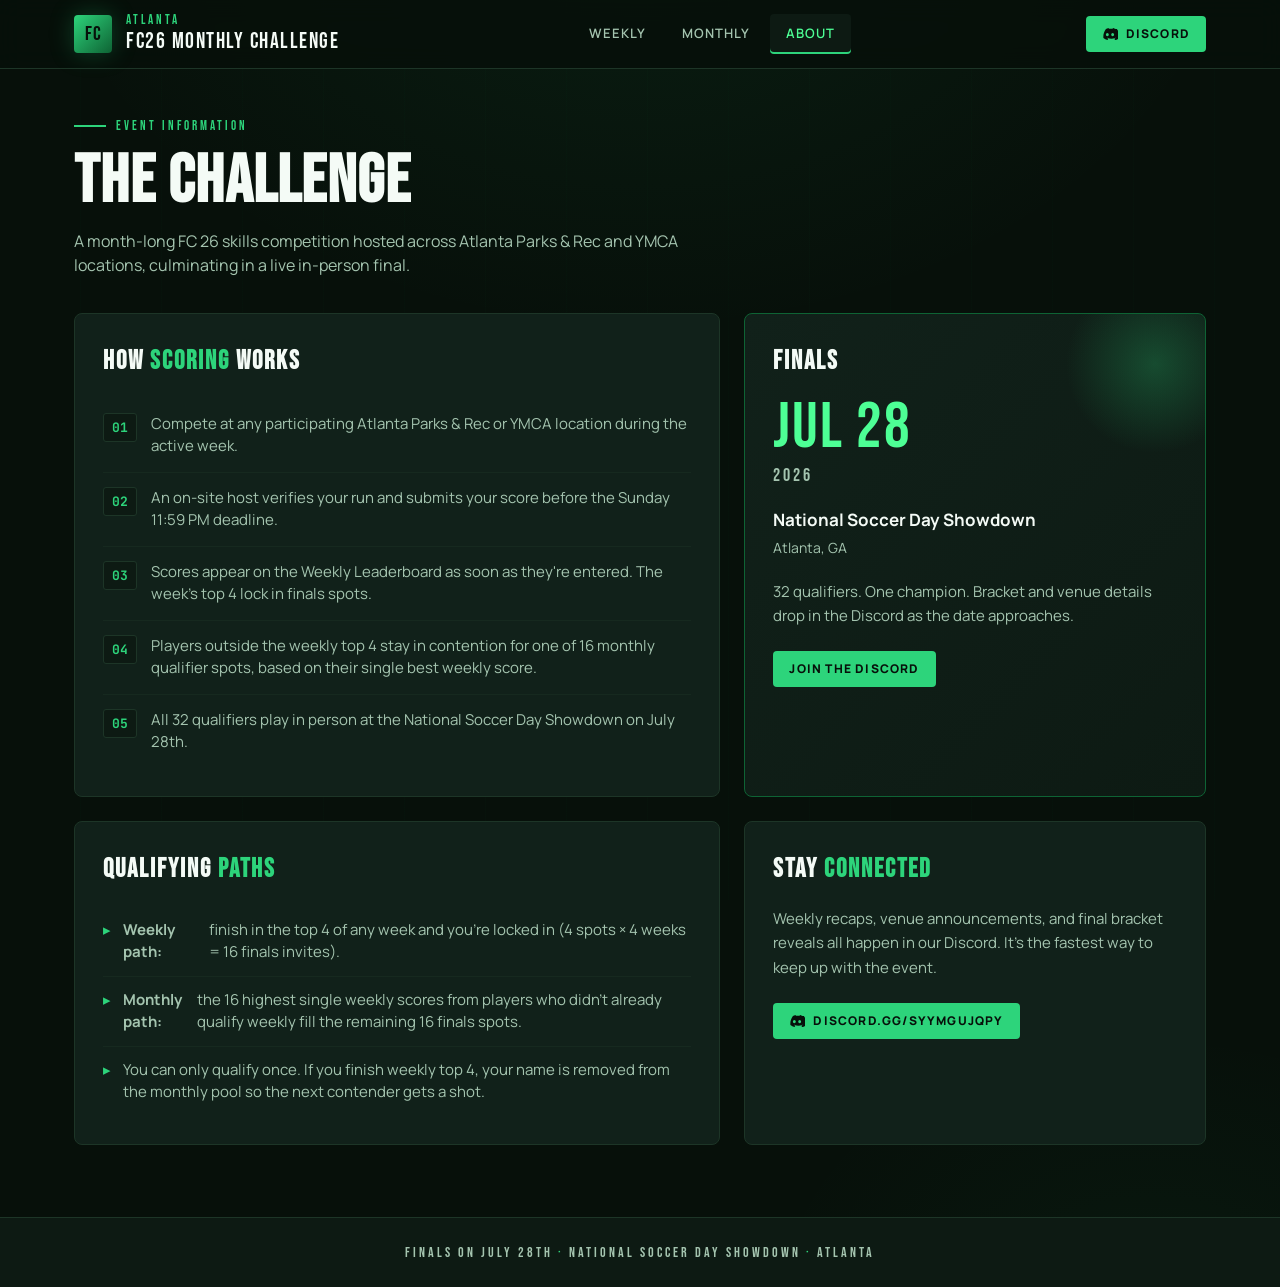
<file: about.html>
<!doctype html>
<html lang="en">
  <head>
    <meta charset="utf-8" />
    <meta name="viewport" content="width=device-width, initial-scale=1" />
    <link rel="icon" type="image/x-icon" href="favicon.ico" />
    <link rel="icon" type="image/png" sizes="32x32" href="favicon-32x32.png" />
    <link rel="icon" type="image/png" sizes="16x16" href="favicon-16x16.png" />
    <link rel="apple-touch-icon" sizes="180x180" href="apple-touch-icon.png" />
    <link rel="manifest" href="site.webmanifest" />
    <title>Atlanta FC26 Monthly Challenge — About</title>
    <meta
      name="description"
      content="About the Atlanta FC26 Monthly Challenge — a month-long FC 26 skills tournament with weekly and monthly qualifying paths to the National Soccer Day Showdown finals on July 28th."
    />
    <style>
/* ============================================================
   ATLANTA FC26 MONTHLY CHALLENGE — Leaderboard Stylesheet
   Aesthetic: Stadium broadcast / esports scoreboard
   ============================================================ */

@import url('https://fonts.googleapis.com/css2?family=Bebas+Neue&family=Manrope:wght@400;500;600;700;800&family=JetBrains+Mono:wght@500;700&display=swap');

:root {
  /* Palette */
  --bg-base: #07100a;
  --bg-elevated: #0d1a13;
  --bg-card: #11211a;
  --bg-row: #0f1c15;
  --bg-row-alt: #122218;
  --border: #1d3527;
  --border-soft: #16291f;

  --text-primary: #f4fbf6;
  --text-secondary: #a4c4af;
  --text-muted: #6a8478;
  --text-dim: #4a5e54;

  --accent: #2dd47b;       /* primary green */
  --accent-bright: #4dff95;
  --accent-dark: #0e6334;
  --accent-glow: rgba(45, 212, 123, 0.25);

  --gold: #ffc94a;
  --gold-soft: rgba(255, 201, 74, 0.12);
  --gold-border: rgba(255, 201, 74, 0.5);

  --silver: #c8d4dc;
  --silver-soft: rgba(200, 212, 220, 0.1);
  --silver-border: rgba(200, 212, 220, 0.45);

  --danger: #ff5b6e;

  /* Type */
  --font-display: 'Bebas Neue', 'Impact', sans-serif;
  --font-body: 'Manrope', system-ui, -apple-system, sans-serif;
  --font-mono: 'JetBrains Mono', 'SFMono-Regular', monospace;

  /* Layout */
  --max-w: 1180px;
  --radius: 4px;
  --radius-lg: 8px;
}

* { box-sizing: border-box; margin: 0; padding: 0; }

html { scroll-behavior: smooth; }

body {
  min-height: 100vh;
  background: var(--bg-base);
  background-image:
    radial-gradient(ellipse 80% 60% at 50% -10%, rgba(45, 212, 123, 0.08), transparent 60%),
    radial-gradient(ellipse 60% 40% at 90% 100%, rgba(45, 212, 123, 0.04), transparent 50%);
  color: var(--text-primary);
  font-family: var(--font-body);
  font-size: 15px;
  line-height: 1.5;
  -webkit-font-smoothing: antialiased;
  display: flex;
  flex-direction: column;
}

/* Subtle pitch-line texture overlay */
body::before {
  content: '';
  position: fixed;
  inset: 0;
  pointer-events: none;
  background-image:
    repeating-linear-gradient(
      90deg,
      transparent 0,
      transparent 80px,
      rgba(45, 212, 123, 0.015) 80px,
      rgba(45, 212, 123, 0.015) 81px
    );
  z-index: 0;
}

main, header, footer { position: relative; z-index: 1; }

/* ============================================================
   HEADER
   ============================================================ */
.site-header {
  border-bottom: 1px solid var(--border);
  background: rgba(7, 16, 10, 0.85);
  backdrop-filter: blur(12px);
  -webkit-backdrop-filter: blur(12px);
  position: sticky;
  top: 0;
  z-index: 50;
}

.header-inner {
  max-width: var(--max-w);
  margin: 0 auto;
  padding: 14px 24px;
  display: flex;
  align-items: center;
  justify-content: space-between;
  gap: 24px;
  flex-wrap: wrap;
}

.brand {
  display: flex;
  align-items: center;
  gap: 14px;
  text-decoration: none;
  color: var(--text-primary);
}

.brand-mark {
  width: 38px;
  height: 38px;
  display: grid;
  place-items: center;
  background: linear-gradient(135deg, var(--accent) 0%, var(--accent-dark) 100%);
  border-radius: var(--radius);
  font-family: var(--font-display);
  font-size: 20px;
  letter-spacing: 0.5px;
  color: var(--bg-base);
  box-shadow: 0 0 24px var(--accent-glow);
}

.brand-text {
  display: flex;
  flex-direction: column;
  line-height: 1;
}

.brand-text .city {
  font-family: var(--font-display);
  font-size: 13px;
  letter-spacing: 3px;
  color: var(--accent);
}

.brand-text .title {
  font-family: var(--font-display);
  font-size: 22px;
  letter-spacing: 1.5px;
  margin-top: 4px;
}

.nav {
  display: flex;
  align-items: center;
  gap: 4px;
}

.nav a {
  text-decoration: none;
  color: var(--text-secondary);
  font-weight: 600;
  font-size: 13px;
  letter-spacing: 1px;
  text-transform: uppercase;
  padding: 10px 16px;
  border-radius: var(--radius);
  transition: color 0.15s, background 0.15s;
}

.nav a:hover { color: var(--text-primary); background: var(--bg-elevated); }

.nav a.active {
  color: var(--accent-bright);
  background: var(--bg-elevated);
  box-shadow: inset 0 -2px 0 var(--accent);
}

.discord-btn {
  display: inline-flex;
  align-items: center;
  gap: 8px;
  background: var(--accent);
  color: var(--bg-base);
  padding: 9px 16px;
  border-radius: var(--radius);
  font-weight: 800;
  font-size: 12px;
  letter-spacing: 1.2px;
  text-transform: uppercase;
  text-decoration: none;
  transition: transform 0.15s, box-shadow 0.15s, background 0.15s;
}

.discord-btn:hover {
  background: var(--accent-bright);
  transform: translateY(-1px);
  box-shadow: 0 6px 24px var(--accent-glow);
}

.discord-btn svg { width: 16px; height: 16px; }

/* ============================================================
   MAIN / HERO
   ============================================================ */
main {
  flex: 1;
  max-width: var(--max-w);
  width: 100%;
  margin: 0 auto;
  padding: 48px 24px 72px;
}

.hero {
  margin-bottom: 36px;
  display: flex;
  flex-direction: column;
  gap: 14px;
}

.eyebrow {
  display: inline-flex;
  align-items: center;
  gap: 10px;
  font-family: var(--font-display);
  font-size: 13px;
  letter-spacing: 3px;
  color: var(--accent);
  text-transform: uppercase;
}

.eyebrow::before {
  content: '';
  width: 32px;
  height: 2px;
  background: var(--accent);
}

h1.page-title {
  font-family: var(--font-display);
  font-size: clamp(40px, 6vw, 68px);
  letter-spacing: 1px;
  line-height: 0.95;
  text-transform: uppercase;
}

.subtitle {
  color: var(--text-secondary);
  font-size: 16px;
  max-width: 640px;
}

.deadline-banner {
  margin-top: 8px;
  display: inline-flex;
  align-items: center;
  gap: 10px;
  padding: 10px 16px;
  background: var(--bg-elevated);
  border: 1px solid var(--border);
  border-left: 3px solid var(--accent);
  border-radius: var(--radius);
  font-size: 13px;
  color: var(--text-secondary);
  align-self: flex-start;
}

.deadline-banner strong { color: var(--accent-bright); font-weight: 700; }

/* ============================================================
   WEEK TABS
   ============================================================ */
.week-tabs {
  display: flex;
  gap: 6px;
  margin-bottom: 24px;
  padding: 6px;
  background: var(--bg-elevated);
  border: 1px solid var(--border);
  border-radius: var(--radius-lg);
  width: fit-content;
  flex-wrap: wrap;
}

.week-tab {
  background: none;
  border: none;
  color: var(--text-secondary);
  font-family: var(--font-display);
  font-size: 16px;
  letter-spacing: 2px;
  padding: 10px 20px;
  border-radius: var(--radius);
  cursor: pointer;
  transition: all 0.15s;
  text-transform: uppercase;
  position: relative;
}

.week-tab:hover { color: var(--text-primary); background: var(--bg-card); }

.week-tab.active {
  color: var(--bg-base);
  background: var(--accent);
  box-shadow: 0 0 20px var(--accent-glow);
}

.week-tab .current-flag {
  display: inline-block;
  background: var(--accent-bright);
  color: var(--bg-base);
  font-family: var(--font-body);
  font-size: 9px;
  font-weight: 800;
  letter-spacing: 1px;
  padding: 2px 6px;
  border-radius: 2px;
  margin-left: 6px;
  vertical-align: middle;
}

.week-tab.active .current-flag {
  background: var(--bg-base);
  color: var(--accent-bright);
}

/* ============================================================
   LEADERBOARD TABLE
   ============================================================ */
.board-container {
  background: var(--bg-card);
  border: 1px solid var(--border);
  border-radius: var(--radius-lg);
  overflow: hidden;
}

.board-meta {
  display: flex;
  justify-content: space-between;
  align-items: center;
  padding: 18px 24px;
  border-bottom: 1px solid var(--border);
  background: linear-gradient(180deg, rgba(45, 212, 123, 0.04), transparent);
  flex-wrap: wrap;
  gap: 12px;
}

.board-meta .meta-label {
  font-family: var(--font-display);
  font-size: 18px;
  letter-spacing: 2px;
  color: var(--text-primary);
}

.board-meta .meta-stat {
  font-family: var(--font-mono);
  font-size: 13px;
  color: var(--text-secondary);
}

.board-meta .meta-stat strong { color: var(--accent-bright); font-weight: 700; }

.table-wrap { overflow-x: auto; }

table.leaderboard {
  width: 100%;
  border-collapse: collapse;
  min-width: 480px;
}

.leaderboard thead th {
  text-align: left;
  font-family: var(--font-body);
  font-size: 11px;
  font-weight: 700;
  letter-spacing: 1.5px;
  text-transform: uppercase;
  color: var(--text-muted);
  padding: 14px 20px;
  border-bottom: 1px solid var(--border);
  background: var(--bg-elevated);
}

.leaderboard tbody td {
  padding: 16px 20px;
  border-bottom: 1px solid var(--border-soft);
  vertical-align: middle;
}

.leaderboard tbody tr:last-child td { border-bottom: none; }

.leaderboard tbody tr {
  transition: background 0.12s;
}

.leaderboard tbody tr:hover { background: var(--bg-row-alt); }

/* Rank cell */
.rank {
  font-family: var(--font-display);
  font-size: 22px;
  letter-spacing: 1px;
  color: var(--text-muted);
  width: 60px;
}

.player {
  font-weight: 700;
  font-size: 15px;
  color: var(--text-primary);
}

.location {
  color: var(--text-secondary);
  font-size: 13px;
}

.score {
  font-family: var(--font-mono);
  font-weight: 700;
  font-size: 16px;
  color: var(--accent-bright);
  text-align: right;
}

.week-cell {
  font-family: var(--font-mono);
  font-size: 12px;
  color: var(--text-secondary);
  letter-spacing: 1px;
}

/* Top 4 weekly qualifier row — gold */
tr.qualifier-weekly {
  background: linear-gradient(90deg, var(--gold-soft), transparent 80%);
  position: relative;
}
tr.qualifier-weekly::before {
  content: '';
  position: absolute;
  left: 0;
  top: 0;
  bottom: 0;
  width: 3px;
  background: var(--gold);
}
tr.qualifier-weekly .rank { color: var(--gold); }
tr.qualifier-weekly:hover { background: linear-gradient(90deg, rgba(255, 201, 74, 0.18), transparent 80%); }

/* Top 16 monthly qualifier row — silver */
tr.qualifier-monthly {
  background: linear-gradient(90deg, var(--silver-soft), transparent 80%);
  position: relative;
}
tr.qualifier-monthly::before {
  content: '';
  position: absolute;
  left: 0;
  top: 0;
  bottom: 0;
  width: 3px;
  background: var(--silver);
}
tr.qualifier-monthly .rank { color: var(--silver); }

/* Already qualified row — grayed out */
tr.already-qualified td {
  color: var(--text-dim);
  opacity: 0.72;
}
tr.already-qualified .score { color: var(--text-dim); }
tr.already-qualified .player { color: var(--text-muted); }

/* Status badges */
.badge {
  display: inline-flex;
  align-items: center;
  gap: 6px;
  font-family: var(--font-body);
  font-size: 10px;
  font-weight: 800;
  letter-spacing: 1.2px;
  text-transform: uppercase;
  padding: 5px 10px;
  border-radius: 3px;
  border: 1px solid;
  white-space: nowrap;
}

.badge-gold {
  color: var(--gold);
  background: var(--gold-soft);
  border-color: var(--gold-border);
}

.badge-silver {
  color: var(--silver);
  background: var(--silver-soft);
  border-color: var(--silver-border);
}

.badge-muted {
  color: var(--text-muted);
  background: var(--bg-elevated);
  border-color: var(--border);
}

.badge-dim {
  color: var(--text-dim);
  background: rgba(74, 94, 84, 0.12);
  border-color: rgba(74, 94, 84, 0.4);
}

.badge::before {
  content: '';
  width: 6px;
  height: 6px;
  border-radius: 50%;
  background: currentColor;
}

/* ============================================================
   EMPTY / LOADING STATES
   ============================================================ */
.loading-state, .empty-state, .error-state {
  padding: 60px 24px;
  text-align: center;
  color: var(--text-muted);
}

.loading-state .spinner {
  width: 42px;
  height: 42px;
  margin: 0 auto 16px;
  border: 3px solid var(--border);
  border-top-color: var(--accent);
  border-radius: 50%;
  animation: spin 0.8s linear infinite;
}

@keyframes spin { to { transform: rotate(360deg); } }

.loading-state .label {
  font-family: var(--font-display);
  font-size: 14px;
  letter-spacing: 3px;
  color: var(--text-secondary);
}

.empty-state .icon, .error-state .icon {
  font-family: var(--font-display);
  font-size: 48px;
  color: var(--text-dim);
  margin-bottom: 8px;
}

.error-state { color: var(--danger); }
.error-state .icon { color: var(--danger); }
.error-state .help {
  margin-top: 12px;
  color: var(--text-muted);
  font-size: 13px;
}

/* ============================================================
   ABOUT PAGE
   ============================================================ */
.about-grid {
  display: grid;
  grid-template-columns: 1fr;
  gap: 24px;
  margin-top: 32px;
}

@media (min-width: 800px) {
  .about-grid { grid-template-columns: 1.4fr 1fr; }
}

.about-card {
  background: var(--bg-card);
  border: 1px solid var(--border);
  border-radius: var(--radius-lg);
  padding: 28px;
}

.about-card h2 {
  font-family: var(--font-display);
  font-size: 26px;
  letter-spacing: 2px;
  margin-bottom: 18px;
  text-transform: uppercase;
}

.about-card h2 .accent { color: var(--accent); }

.about-card p { margin-bottom: 14px; color: var(--text-secondary); line-height: 1.65; }

.about-card ul { list-style: none; }
.about-card li {
  padding: 12px 0;
  border-bottom: 1px solid var(--border-soft);
  color: var(--text-secondary);
  display: flex;
  gap: 12px;
}
.about-card li:last-child { border-bottom: none; }
.about-card li::before {
  content: '▸';
  color: var(--accent);
  font-weight: 700;
}

.finals-card {
  background: linear-gradient(135deg, var(--bg-card) 0%, var(--bg-elevated) 100%);
  border: 1px solid var(--accent-dark);
  position: relative;
  overflow: hidden;
}

.finals-card::after {
  content: '';
  position: absolute;
  top: -40px;
  right: -40px;
  width: 180px;
  height: 180px;
  background: radial-gradient(circle, var(--accent-glow), transparent 70%);
  pointer-events: none;
}

.finals-card .date {
  font-family: var(--font-display);
  font-size: 64px;
  letter-spacing: 2px;
  line-height: 0.9;
  color: var(--accent-bright);
}

.finals-card .date-sub {
  font-family: var(--font-display);
  font-size: 18px;
  letter-spacing: 3px;
  color: var(--text-secondary);
  margin-top: 6px;
}

.finals-card .label {
  margin-top: 18px;
  color: var(--text-primary);
  font-weight: 700;
  font-size: 17px;
}

.finals-card .location {
  margin-top: 4px;
  color: var(--text-secondary);
  font-size: 14px;
}

.scoring-steps {
  counter-reset: step;
  list-style: none;
}
.scoring-steps li {
  display: flex;
  gap: 14px;
  padding: 14px 0;
  border-bottom: 1px solid var(--border-soft);
  counter-increment: step;
  align-items: flex-start;
}
.scoring-steps li::before {
  content: counter(step, decimal-leading-zero);
  font-family: var(--font-mono);
  font-weight: 700;
  font-size: 13px;
  color: var(--accent);
  background: var(--bg-elevated);
  border: 1px solid var(--border);
  padding: 4px 8px;
  border-radius: 3px;
  flex-shrink: 0;
}
.scoring-steps li:last-child { border-bottom: none; }

/* ============================================================
   PROGRESS / TALLY (Monthly page)
   ============================================================ */
.tally-bar {
  margin-bottom: 24px;
  padding: 20px 24px;
  background: var(--bg-card);
  border: 1px solid var(--border);
  border-radius: var(--radius-lg);
  display: flex;
  flex-direction: column;
  gap: 12px;
}

.tally-header {
  display: flex;
  justify-content: space-between;
  align-items: baseline;
  flex-wrap: wrap;
  gap: 8px;
}

.tally-label {
  font-family: var(--font-display);
  font-size: 16px;
  letter-spacing: 2px;
  color: var(--text-secondary);
  text-transform: uppercase;
}

.tally-count {
  font-family: var(--font-display);
  font-size: 30px;
  letter-spacing: 2px;
}

.tally-count .filled { color: var(--accent-bright); }
.tally-count .total { color: var(--text-muted); }

.tally-track {
  height: 6px;
  background: var(--bg-elevated);
  border-radius: 999px;
  overflow: hidden;
  position: relative;
}

.tally-fill {
  height: 100%;
  background: linear-gradient(90deg, var(--gold), var(--accent-bright));
  border-radius: 999px;
  transition: width 0.6s cubic-bezier(0.2, 0.8, 0.2, 1);
  box-shadow: 0 0 12px var(--accent-glow);
}

.tally-breakdown {
  display: flex;
  gap: 18px;
  flex-wrap: wrap;
  font-size: 12px;
  color: var(--text-muted);
}

.tally-breakdown span strong { color: var(--text-primary); font-weight: 700; }

/* ============================================================
   FOOTER
   ============================================================ */
.site-footer {
  border-top: 1px solid var(--border);
  background: var(--bg-elevated);
  padding: 24px;
  text-align: center;
  position: relative;
  z-index: 1;
}

.site-footer p {
  font-family: var(--font-display);
  font-size: 14px;
  letter-spacing: 3px;
  color: var(--text-secondary);
  text-transform: uppercase;
}

.site-footer p .accent { color: var(--accent); }

/* ============================================================
   RESPONSIVE
   ============================================================ */
@media (max-width: 700px) {
  .header-inner { padding: 12px 16px; }
  .brand-text .title { font-size: 18px; }
  .brand-text .city { font-size: 11px; letter-spacing: 2px; }
  .nav { order: 3; width: 100%; justify-content: center; }
  .nav a { padding: 8px 10px; font-size: 11px; }
  main { padding: 32px 16px 56px; }
  .leaderboard thead th, .leaderboard tbody td { padding: 12px 14px; }
  .rank { font-size: 18px; width: 44px; }
  .player { font-size: 14px; }
  .score { font-size: 14px; }
  .location { font-size: 12px; }
  .deadline-banner { font-size: 12px; }
}

/* Compact down further for narrow phones — switch table to card-like rows */
@media (max-width: 560px) {
  table.leaderboard { min-width: 0; width: 100%; }
  .leaderboard th.col-location, .leaderboard td.location { display: none; }
  .leaderboard thead th { font-size: 10px; letter-spacing: 1px; padding: 10px 8px; }
  .leaderboard tbody td { padding: 12px 8px; }
  .rank { width: 36px; font-size: 16px; padding-left: 14px !important; }
  .player { font-size: 14px; }
  .score { font-size: 14px; white-space: nowrap; padding-right: 14px !important; }
  /* Weekly page: hide the redundant Status column — gold border already
     conveys qualifier status, and "Pending" adds no value on a phone. */
  .leaderboard.weekly th:last-child, .leaderboard.weekly td:last-child { display: none; }
  /* Monthly page: keep status but compact it. */
  .leaderboard.monthly .badge { font-size: 8px; padding: 3px 5px; letter-spacing: 0.4px; }
  .leaderboard.monthly .badge::before { display: none; }
  .leaderboard.monthly .week-cell { font-size: 10px; letter-spacing: 0.5px; }
  .leaderboard.monthly th:nth-child(4), .leaderboard.monthly td.week-cell { display: none; }
}

    </style>
  </head>
  <body>
    <header class="site-header">
      <div class="header-inner">
        <a class="brand" href="index.html">
          <div class="brand-mark">FC</div>
          <div class="brand-text">
            <span class="city">ATLANTA</span>
            <span class="title">FC26 Monthly Challenge</span>
          </div>
        </a>
        <nav class="nav">
          <a href="index.html">Weekly</a>
          <a href="monthly.html">Monthly</a>
          <a href="about.html" class="active">About</a>
        </nav>
        <a
          class="discord-btn"
          href="https://discord.gg/SyYMguJQpy"
          target="_blank"
          rel="noopener"
        >
          <svg viewBox="0 0 24 24" fill="currentColor" aria-hidden="true">
            <path
              d="M20.317 4.369A19.79 19.79 0 0 0 16.558 3a.075.075 0 0 0-.079.037c-.21.375-.444.864-.608 1.249a18.27 18.27 0 0 0-5.487 0 12.51 12.51 0 0 0-.617-1.249A.077.077 0 0 0 9.687 3 19.74 19.74 0 0 0 5.928 4.369a.07.07 0 0 0-.032.027C2.533 9.046 1.704 13.58 2.099 18.058a.082.082 0 0 0 .031.056 19.9 19.9 0 0 0 5.993 3.03.077.077 0 0 0 .084-.028 14.09 14.09 0 0 0 1.226-1.994.075.075 0 0 0-.041-.104 13.1 13.1 0 0 1-1.872-.892.075.075 0 0 1-.008-.125c.126-.094.252-.192.372-.291a.075.075 0 0 1 .077-.01c3.927 1.793 8.18 1.793 12.061 0a.075.075 0 0 1 .078.009c.12.099.246.198.373.292a.075.075 0 0 1-.006.125c-.598.349-1.22.645-1.873.891a.075.075 0 0 0-.04.105c.36.698.772 1.362 1.225 1.993a.077.077 0 0 0 .084.028 19.84 19.84 0 0 0 6.002-3.03.077.077 0 0 0 .032-.054c.5-5.177-.838-9.674-3.549-13.66a.06.06 0 0 0-.031-.028zM8.02 15.331c-1.183 0-2.158-1.085-2.158-2.419 0-1.333.957-2.419 2.158-2.419 1.21 0 2.176 1.096 2.158 2.42 0 1.333-.957 2.418-2.158 2.418zm7.974 0c-1.183 0-2.158-1.085-2.158-2.419 0-1.333.957-2.419 2.158-2.419 1.21 0 2.176 1.096 2.158 2.42 0 1.333-.948 2.418-2.158 2.418z"
            />
          </svg>
          Discord
        </a>
      </div>
    </header>

    <main>
      <section class="hero">
        <span class="eyebrow">Event Information</span>
        <h1 class="page-title">The Challenge</h1>
        <p class="subtitle">
          A month-long FC&nbsp;26 skills competition hosted across Atlanta Parks
          &amp; Rec and YMCA locations, culminating in a live in-person final.
        </p>
      </section>

      <div class="about-grid">
        <div class="about-card">
          <h2>How <span class="accent">scoring</span> works</h2>
          <ol class="scoring-steps">
            <li>
              Compete at any participating Atlanta Parks &amp; Rec or YMCA
              location during the active week.
            </li>
            <li>
              An on-site host verifies your run and submits your score before
              the Sunday 11:59&nbsp;PM deadline.
            </li>
            <li>
              Scores appear on the Weekly Leaderboard as soon as they're
              entered. The week's top 4 lock in finals spots.
            </li>
            <li>
              Players outside the weekly top 4 stay in contention for one of 16
              monthly qualifier spots, based on their single best weekly score.
            </li>
            <li>
              All 32 qualifiers play in person at the National Soccer Day
              Showdown on July 28th.
            </li>
          </ol>
        </div>

        <div class="about-card finals-card">
          <h2>Finals</h2>
          <div class="date">JUL 28</div>
          <div class="date-sub">2026</div>
          <div class="label">National Soccer Day Showdown</div>
          <div class="location">Atlanta, GA</div>
          <p style="margin-top: 22px">
            32 qualifiers. One champion. Bracket and venue details drop in the
            Discord as the date approaches.
          </p>
          <a
            class="discord-btn"
            style="margin-top: 8px"
            href="https://discord.gg/SyYMguJQpy"
            target="_blank"
            rel="noopener"
          >
            Join the Discord
          </a>
        </div>

        <div class="about-card">
          <h2>Qualifying <span class="accent">paths</span></h2>
          <ul>
            <li>
              <strong>Weekly path:</strong> finish in the top 4 of any week and
              you're locked in (4 spots × 4 weeks = 16 finals invites).
            </li>
            <li>
              <strong>Monthly path:</strong> the 16 highest single weekly scores
              from players who didn't already qualify weekly fill the remaining
              16 finals spots.
            </li>
            <li>
              You can only qualify once. If you finish weekly top 4, your name
              is removed from the monthly pool so the next contender gets a
              shot.
            </li>
          </ul>
        </div>

        <div class="about-card">
          <h2>Stay <span class="accent">connected</span></h2>
          <p>
            Weekly recaps, venue announcements, and final bracket reveals all
            happen in our Discord. It's the fastest way to keep up with the
            event.
          </p>
          <a
            class="discord-btn"
            style="margin-top: 8px"
            href="https://discord.gg/SyYMguJQpy"
            target="_blank"
            rel="noopener"
          >
            <svg viewBox="0 0 24 24" fill="currentColor" aria-hidden="true">
              <path
                d="M20.317 4.369A19.79 19.79 0 0 0 16.558 3a.075.075 0 0 0-.079.037c-.21.375-.444.864-.608 1.249a18.27 18.27 0 0 0-5.487 0 12.51 12.51 0 0 0-.617-1.249A.077.077 0 0 0 9.687 3 19.74 19.74 0 0 0 5.928 4.369a.07.07 0 0 0-.032.027C2.533 9.046 1.704 13.58 2.099 18.058a.082.082 0 0 0 .031.056 19.9 19.9 0 0 0 5.993 3.03.077.077 0 0 0 .084-.028 14.09 14.09 0 0 0 1.226-1.994.075.075 0 0 0-.041-.104 13.1 13.1 0 0 1-1.872-.892.075.075 0 0 1-.008-.125c.126-.094.252-.192.372-.291a.075.075 0 0 1 .077-.01c3.927 1.793 8.18 1.793 12.061 0a.075.075 0 0 1 .078.009c.12.099.246.198.373.292a.075.075 0 0 1-.006.125c-.598.349-1.22.645-1.873.891a.075.075 0 0 0-.04.105c.36.698.772 1.362 1.225 1.993a.077.077 0 0 0 .084.028 19.84 19.84 0 0 0 6.002-3.03.077.077 0 0 0 .032-.054c.5-5.177-.838-9.674-3.549-13.66a.06.06 0 0 0-.031-.028zM8.02 15.331c-1.183 0-2.158-1.085-2.158-2.419 0-1.333.957-2.419 2.158-2.419 1.21 0 2.176 1.096 2.158 2.42 0 1.333-.957 2.418-2.158 2.418zm7.974 0c-1.183 0-2.158-1.085-2.158-2.419 0-1.333.957-2.419 2.158-2.419 1.21 0 2.176 1.096 2.158 2.42 0 1.333-.948 2.418-2.158 2.418z"
              />
            </svg>
            discord.gg/SyYMguJQpy
          </a>
        </div>
      </div>
    </main>

    <footer class="site-footer">
      <p>Finals on July 28th <span class="accent">·</span> National Soccer Day Showdown <span class="accent">·</span> Atlanta</p>
    </footer>
  </body>
</html>
</file>
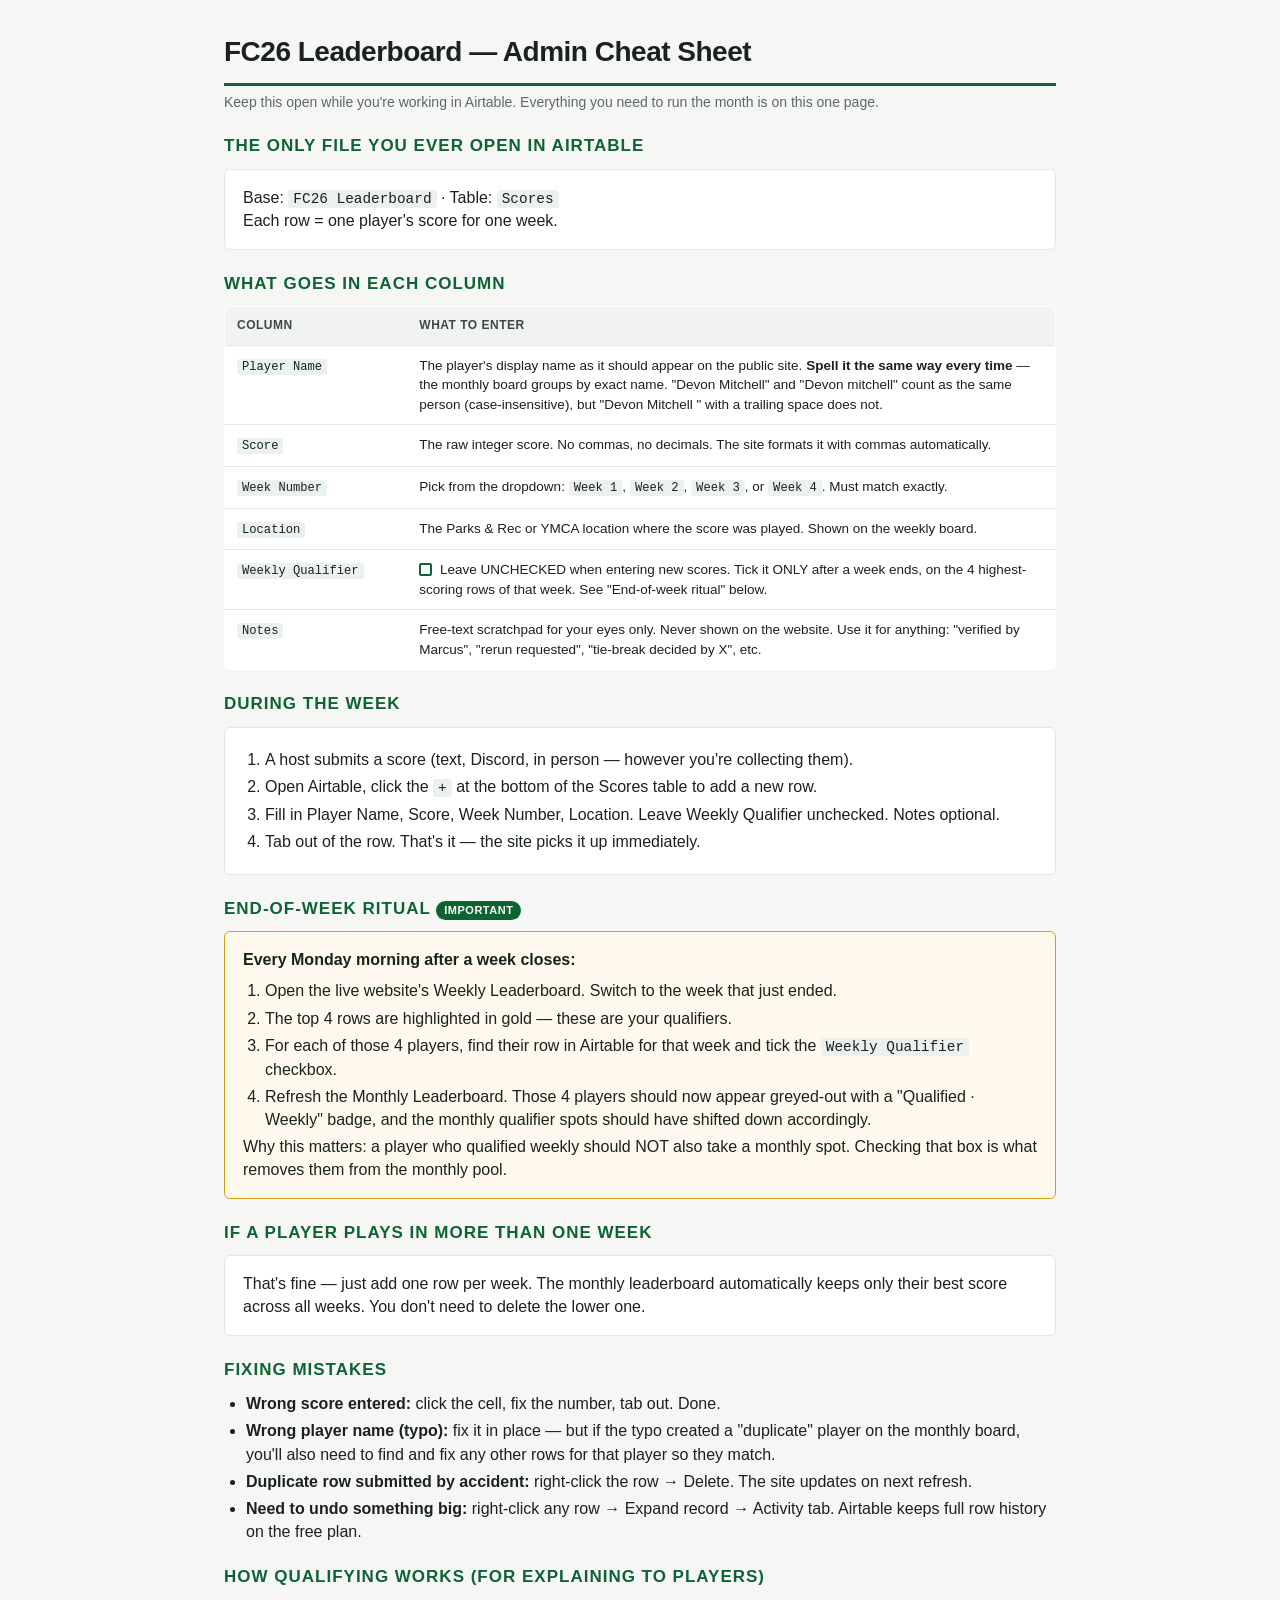
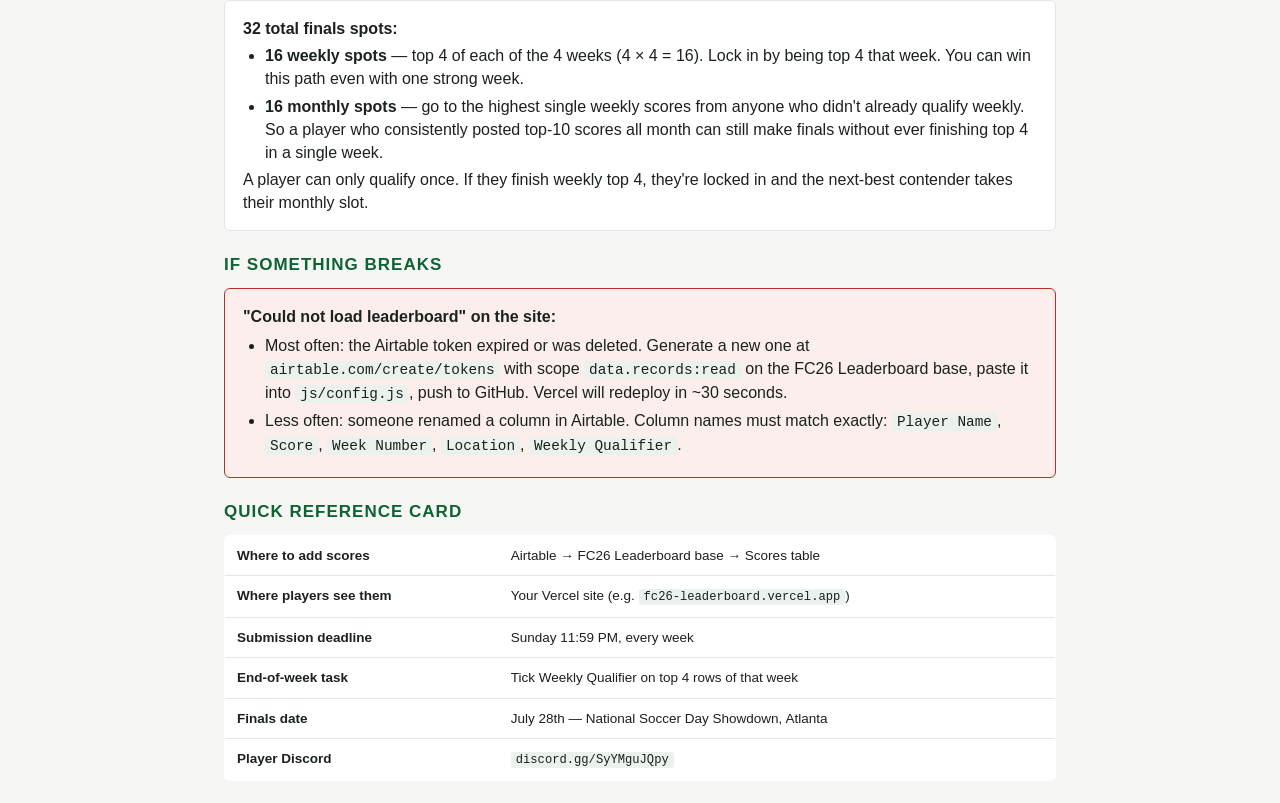
<file: ADMIN_CHEATSHEET.html>
<!doctype html>
<html lang="en">
  <head>
    <meta charset="utf-8" />
    <title>FC26 Admin Cheat Sheet</title>
    <style>
      * { box-sizing: border-box; margin: 0; padding: 0; }
      body {
        font-family: -apple-system, BlinkMacSystemFont, 'Segoe UI', Roboto,
          sans-serif;
        background: #f6f7f5;
        color: #1a221d;
        line-height: 1.45;
        padding: 32px 24px;
        max-width: 880px;
        margin: 0 auto;
      }
      h1 {
        font-size: 28px;
        letter-spacing: -0.5px;
        border-bottom: 3px solid #0e6334;
        padding-bottom: 10px;
        margin-bottom: 6px;
      }
      .sub {
        color: #5a6b62;
        font-size: 14px;
        margin-bottom: 22px;
      }
      h2 {
        font-size: 17px;
        margin: 22px 0 10px;
        color: #0e6334;
        text-transform: uppercase;
        letter-spacing: 1px;
      }
      .card {
        background: #ffffff;
        border: 1px solid #e2e8e3;
        border-radius: 6px;
        padding: 16px 18px;
        margin-bottom: 14px;
      }
      .card.warn { border-color: #d4a017; background: #fef9ec; }
      .card.danger { border-color: #b8302c; background: #fceeed; }
      table {
        width: 100%;
        border-collapse: collapse;
        background: #fff;
        border: 1px solid #e2e8e3;
        border-radius: 6px;
        overflow: hidden;
      }
      th, td {
        text-align: left;
        padding: 10px 12px;
        border-bottom: 1px solid #e2e8e3;
        font-size: 13.5px;
        vertical-align: top;
      }
      th {
        background: #f0f3f1;
        font-weight: 700;
        font-size: 12px;
        text-transform: uppercase;
        letter-spacing: 0.5px;
        color: #3d4a43;
      }
      tr:last-child td { border-bottom: none; }
      code {
        font-family: 'SF Mono', Monaco, Consolas, monospace;
        background: #ebf1ed;
        padding: 1px 5px;
        border-radius: 3px;
        font-size: 90%;
      }
      ol, ul { padding-left: 22px; }
      li { margin: 4px 0; }
      .checkbox {
        display: inline-block;
        width: 13px;
        height: 13px;
        border: 2px solid #0e6334;
        border-radius: 2px;
        vertical-align: -2px;
        margin-right: 4px;
      }
      .pill {
        display: inline-block;
        padding: 2px 8px;
        background: #0e6334;
        color: white;
        border-radius: 10px;
        font-size: 11px;
        font-weight: 700;
        letter-spacing: 0.5px;
        text-transform: uppercase;
      }
      @media print {
        body { background: white; padding: 16px; }
        .card { break-inside: avoid; }
      }
    </style>
  </head>
  <body>
    <h1>FC26 Leaderboard — Admin Cheat Sheet</h1>
    <p class="sub">
      Keep this open while you're working in Airtable. Everything you need to
      run the month is on this one page.
    </p>

    <h2>The only file you ever open in Airtable</h2>
    <div class="card">
      Base: <code>FC26 Leaderboard</code> · Table: <code>Scores</code><br />
      Each row = one player's score for one week.
    </div>

    <h2>What goes in each column</h2>
    <table>
      <thead>
        <tr>
          <th style="width: 22%">Column</th>
          <th>What to enter</th>
        </tr>
      </thead>
      <tbody>
        <tr>
          <td><code>Player Name</code></td>
          <td>
            The player's display name as it should appear on the public site.
            <strong>Spell it the same way every time</strong> — the monthly
            board groups by exact name. "Devon Mitchell" and "Devon mitchell"
            count as the same person (case-insensitive), but "Devon Mitchell "
            with a trailing space does not.
          </td>
        </tr>
        <tr>
          <td><code>Score</code></td>
          <td>
            The raw integer score. No commas, no decimals. The site formats it
            with commas automatically.
          </td>
        </tr>
        <tr>
          <td><code>Week Number</code></td>
          <td>
            Pick from the dropdown: <code>Week 1</code>, <code>Week 2</code>,
            <code>Week 3</code>, or <code>Week 4</code>. Must match exactly.
          </td>
        </tr>
        <tr>
          <td><code>Location</code></td>
          <td>
            The Parks &amp; Rec or YMCA location where the score was played.
            Shown on the weekly board.
          </td>
        </tr>
        <tr>
          <td><code>Weekly Qualifier</code></td>
          <td>
            <span class="checkbox"></span> Leave UNCHECKED when entering new
            scores. Tick it ONLY after a week ends, on the 4 highest-scoring
            rows of that week. See "End-of-week ritual" below.
          </td>
        </tr>
        <tr>
          <td><code>Notes</code></td>
          <td>
            Free-text scratchpad for your eyes only. Never shown on the
            website. Use it for anything: "verified by Marcus", "rerun
            requested", "tie-break decided by X", etc.
          </td>
        </tr>
      </tbody>
    </table>

    <h2>During the week</h2>
    <div class="card">
      <ol>
        <li>
          A host submits a score (text, Discord, in person — however you're
          collecting them).
        </li>
        <li>
          Open Airtable, click the <code>+</code> at the bottom of the Scores
          table to add a new row.
        </li>
        <li>
          Fill in Player Name, Score, Week Number, Location. Leave Weekly
          Qualifier unchecked. Notes optional.
        </li>
        <li>Tab out of the row. That's it — the site picks it up immediately.</li>
      </ol>
    </div>

    <h2>End-of-week ritual <span class="pill">important</span></h2>
    <div class="card warn">
      <strong>Every Monday morning after a week closes:</strong>
      <ol style="margin-top: 8px">
        <li>
          Open the live website's Weekly Leaderboard. Switch to the week that
          just ended.
        </li>
        <li>
          The top 4 rows are highlighted in gold — these are your qualifiers.
        </li>
        <li>
          For each of those 4 players, find their row in Airtable for that
          week and tick the <code>Weekly Qualifier</code> checkbox.
        </li>
        <li>
          Refresh the Monthly Leaderboard. Those 4 players should now appear
          greyed-out with a "Qualified · Weekly" badge, and the monthly
          qualifier spots should have shifted down accordingly.
        </li>
      </ol>
      Why this matters: a player who qualified weekly should NOT also take a
      monthly spot. Checking that box is what removes them from the monthly
      pool.
    </div>

    <h2>If a player plays in more than one week</h2>
    <div class="card">
      That's fine — just add one row per week. The monthly leaderboard
      automatically keeps only their best score across all weeks. You don't
      need to delete the lower one.
    </div>

    <h2>Fixing mistakes</h2>
    <ul>
      <li>
        <strong>Wrong score entered:</strong> click the cell, fix the number,
        tab out. Done.
      </li>
      <li>
        <strong>Wrong player name (typo):</strong> fix it in place — but if
        the typo created a "duplicate" player on the monthly board, you'll
        also need to find and fix any other rows for that player so they
        match.
      </li>
      <li>
        <strong>Duplicate row submitted by accident:</strong> right-click the
        row → Delete. The site updates on next refresh.
      </li>
      <li>
        <strong>Need to undo something big:</strong> right-click any row →
        Expand record → Activity tab. Airtable keeps full row history on the
        free plan.
      </li>
    </ul>

    <h2>How qualifying works (for explaining to players)</h2>
    <div class="card">
      <strong>32 total finals spots:</strong>
      <ul>
        <li>
          <strong>16 weekly spots</strong> — top 4 of each of the 4 weeks
          (4 × 4 = 16). Lock in by being top 4 that week. You can win this
          path even with one strong week.
        </li>
        <li>
          <strong>16 monthly spots</strong> — go to the highest single weekly
          scores from anyone who didn't already qualify weekly. So a player
          who consistently posted top-10 scores all month can still make
          finals without ever finishing top 4 in a single week.
        </li>
      </ul>
      A player can only qualify once. If they finish weekly top 4, they're
      locked in and the next-best contender takes their monthly slot.
    </div>

    <h2>If something breaks</h2>
    <div class="card danger">
      <strong>"Could not load leaderboard" on the site:</strong>
      <ul style="margin-top: 6px">
        <li>
          Most often: the Airtable token expired or was deleted. Generate a
          new one at <code>airtable.com/create/tokens</code> with scope
          <code>data.records:read</code> on the FC26 Leaderboard base, paste
          it into <code>js/config.js</code>, push to GitHub. Vercel will
          redeploy in ~30 seconds.
        </li>
        <li>
          Less often: someone renamed a column in Airtable. Column names must
          match exactly: <code>Player Name</code>, <code>Score</code>,
          <code>Week Number</code>, <code>Location</code>,
          <code>Weekly Qualifier</code>.
        </li>
      </ul>
    </div>

    <h2>Quick reference card</h2>
    <table>
      <tbody>
        <tr>
          <td><strong>Where to add scores</strong></td>
          <td>Airtable → FC26 Leaderboard base → Scores table</td>
        </tr>
        <tr>
          <td><strong>Where players see them</strong></td>
          <td>Your Vercel site (e.g. <code>fc26-leaderboard.vercel.app</code>)</td>
        </tr>
        <tr>
          <td><strong>Submission deadline</strong></td>
          <td>Sunday 11:59 PM, every week</td>
        </tr>
        <tr>
          <td><strong>End-of-week task</strong></td>
          <td>Tick Weekly Qualifier on top 4 rows of that week</td>
        </tr>
        <tr>
          <td><strong>Finals date</strong></td>
          <td>July 28th — National Soccer Day Showdown, Atlanta</td>
        </tr>
        <tr>
          <td><strong>Player Discord</strong></td>
          <td><code>discord.gg/SyYMguJQpy</code></td>
        </tr>
      </tbody>
    </table>
  </body>
</html>
</file>
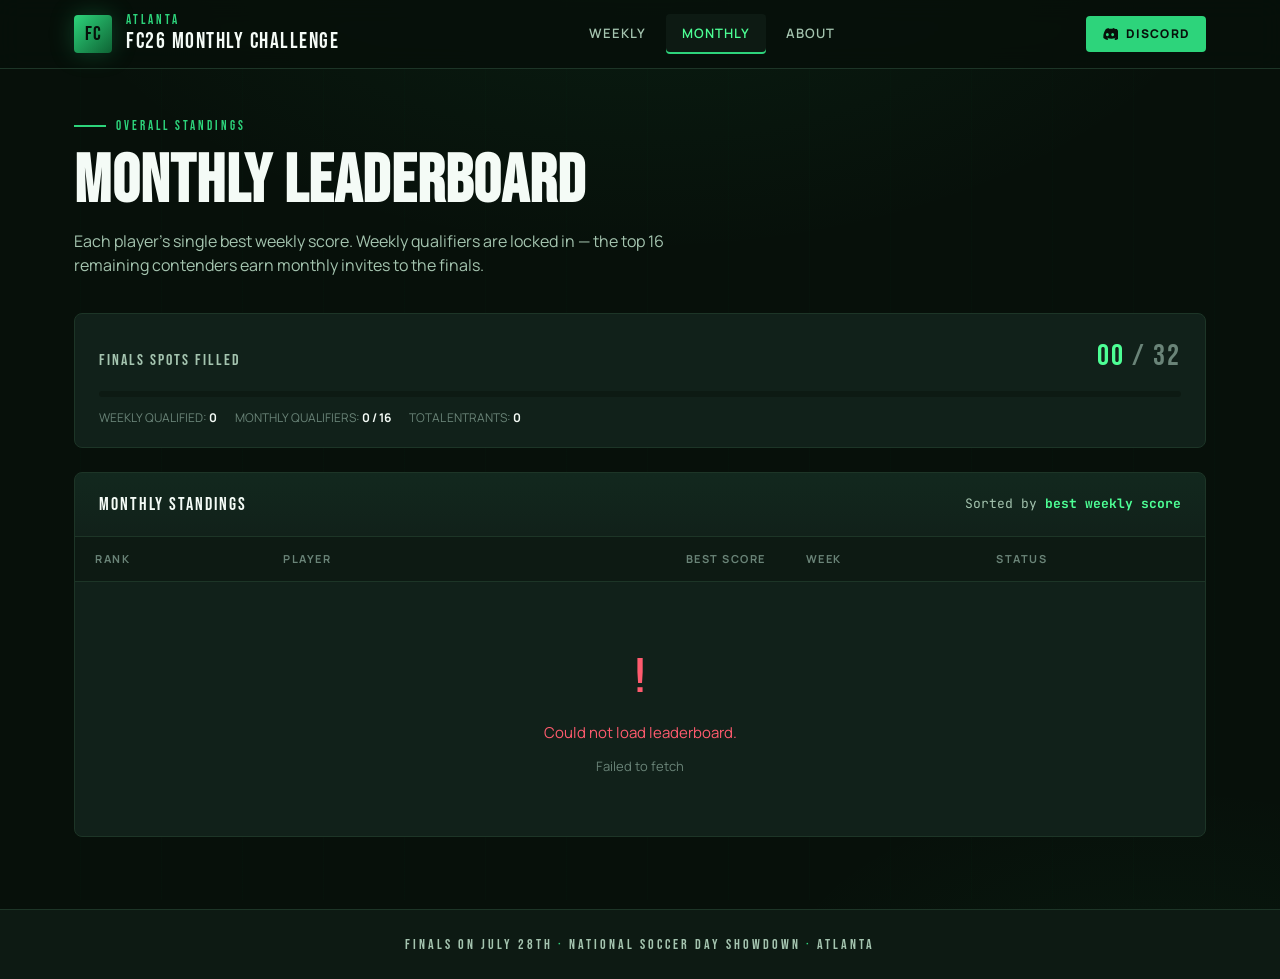
<file: monthly.html>
<!doctype html>
<html lang="en">
  <head>
    <meta charset="utf-8" />
    <meta name="viewport" content="width=device-width, initial-scale=1" />
    <link rel="icon" type="image/x-icon" href="favicon.ico" />
    <link rel="icon" type="image/png" sizes="32x32" href="favicon-32x32.png" />
    <link rel="icon" type="image/png" sizes="16x16" href="favicon-16x16.png" />
    <link rel="apple-touch-icon" sizes="180x180" href="apple-touch-icon.png" />
    <link rel="manifest" href="site.webmanifest" />
    <title>Atlanta FC26 Monthly Challenge — Monthly Leaderboard</title>
    <meta
      name="description"
      content="Overall monthly standings for the Atlanta FC26 Monthly Challenge. The next 16 non-weekly-qualifiers earn finals invites."
    />
    <style>
/* ============================================================
   ATLANTA FC26 MONTHLY CHALLENGE — Leaderboard Stylesheet
   Aesthetic: Stadium broadcast / esports scoreboard
   ============================================================ */

@import url('https://fonts.googleapis.com/css2?family=Bebas+Neue&family=Manrope:wght@400;500;600;700;800&family=JetBrains+Mono:wght@500;700&display=swap');

:root {
  /* Palette */
  --bg-base: #07100a;
  --bg-elevated: #0d1a13;
  --bg-card: #11211a;
  --bg-row: #0f1c15;
  --bg-row-alt: #122218;
  --border: #1d3527;
  --border-soft: #16291f;

  --text-primary: #f4fbf6;
  --text-secondary: #a4c4af;
  --text-muted: #6a8478;
  --text-dim: #4a5e54;

  --accent: #2dd47b;       /* primary green */
  --accent-bright: #4dff95;
  --accent-dark: #0e6334;
  --accent-glow: rgba(45, 212, 123, 0.25);

  --gold: #ffc94a;
  --gold-soft: rgba(255, 201, 74, 0.12);
  --gold-border: rgba(255, 201, 74, 0.5);

  --silver: #c8d4dc;
  --silver-soft: rgba(200, 212, 220, 0.1);
  --silver-border: rgba(200, 212, 220, 0.45);

  --danger: #ff5b6e;

  /* Type */
  --font-display: 'Bebas Neue', 'Impact', sans-serif;
  --font-body: 'Manrope', system-ui, -apple-system, sans-serif;
  --font-mono: 'JetBrains Mono', 'SFMono-Regular', monospace;

  /* Layout */
  --max-w: 1180px;
  --radius: 4px;
  --radius-lg: 8px;
}

* { box-sizing: border-box; margin: 0; padding: 0; }

html { scroll-behavior: smooth; }

body {
  min-height: 100vh;
  background: var(--bg-base);
  background-image:
    radial-gradient(ellipse 80% 60% at 50% -10%, rgba(45, 212, 123, 0.08), transparent 60%),
    radial-gradient(ellipse 60% 40% at 90% 100%, rgba(45, 212, 123, 0.04), transparent 50%);
  color: var(--text-primary);
  font-family: var(--font-body);
  font-size: 15px;
  line-height: 1.5;
  -webkit-font-smoothing: antialiased;
  display: flex;
  flex-direction: column;
}

/* Subtle pitch-line texture overlay */
body::before {
  content: '';
  position: fixed;
  inset: 0;
  pointer-events: none;
  background-image:
    repeating-linear-gradient(
      90deg,
      transparent 0,
      transparent 80px,
      rgba(45, 212, 123, 0.015) 80px,
      rgba(45, 212, 123, 0.015) 81px
    );
  z-index: 0;
}

main, header, footer { position: relative; z-index: 1; }

/* ============================================================
   HEADER
   ============================================================ */
.site-header {
  border-bottom: 1px solid var(--border);
  background: rgba(7, 16, 10, 0.85);
  backdrop-filter: blur(12px);
  -webkit-backdrop-filter: blur(12px);
  position: sticky;
  top: 0;
  z-index: 50;
}

.header-inner {
  max-width: var(--max-w);
  margin: 0 auto;
  padding: 14px 24px;
  display: flex;
  align-items: center;
  justify-content: space-between;
  gap: 24px;
  flex-wrap: wrap;
}

.brand {
  display: flex;
  align-items: center;
  gap: 14px;
  text-decoration: none;
  color: var(--text-primary);
}

.brand-mark {
  width: 38px;
  height: 38px;
  display: grid;
  place-items: center;
  background: linear-gradient(135deg, var(--accent) 0%, var(--accent-dark) 100%);
  border-radius: var(--radius);
  font-family: var(--font-display);
  font-size: 20px;
  letter-spacing: 0.5px;
  color: var(--bg-base);
  box-shadow: 0 0 24px var(--accent-glow);
}

.brand-text {
  display: flex;
  flex-direction: column;
  line-height: 1;
}

.brand-text .city {
  font-family: var(--font-display);
  font-size: 13px;
  letter-spacing: 3px;
  color: var(--accent);
}

.brand-text .title {
  font-family: var(--font-display);
  font-size: 22px;
  letter-spacing: 1.5px;
  margin-top: 4px;
}

.nav {
  display: flex;
  align-items: center;
  gap: 4px;
}

.nav a {
  text-decoration: none;
  color: var(--text-secondary);
  font-weight: 600;
  font-size: 13px;
  letter-spacing: 1px;
  text-transform: uppercase;
  padding: 10px 16px;
  border-radius: var(--radius);
  transition: color 0.15s, background 0.15s;
}

.nav a:hover { color: var(--text-primary); background: var(--bg-elevated); }

.nav a.active {
  color: var(--accent-bright);
  background: var(--bg-elevated);
  box-shadow: inset 0 -2px 0 var(--accent);
}

.discord-btn {
  display: inline-flex;
  align-items: center;
  gap: 8px;
  background: var(--accent);
  color: var(--bg-base);
  padding: 9px 16px;
  border-radius: var(--radius);
  font-weight: 800;
  font-size: 12px;
  letter-spacing: 1.2px;
  text-transform: uppercase;
  text-decoration: none;
  transition: transform 0.15s, box-shadow 0.15s, background 0.15s;
}

.discord-btn:hover {
  background: var(--accent-bright);
  transform: translateY(-1px);
  box-shadow: 0 6px 24px var(--accent-glow);
}

.discord-btn svg { width: 16px; height: 16px; }

/* ============================================================
   MAIN / HERO
   ============================================================ */
main {
  flex: 1;
  max-width: var(--max-w);
  width: 100%;
  margin: 0 auto;
  padding: 48px 24px 72px;
}

.hero {
  margin-bottom: 36px;
  display: flex;
  flex-direction: column;
  gap: 14px;
}

.eyebrow {
  display: inline-flex;
  align-items: center;
  gap: 10px;
  font-family: var(--font-display);
  font-size: 13px;
  letter-spacing: 3px;
  color: var(--accent);
  text-transform: uppercase;
}

.eyebrow::before {
  content: '';
  width: 32px;
  height: 2px;
  background: var(--accent);
}

h1.page-title {
  font-family: var(--font-display);
  font-size: clamp(40px, 6vw, 68px);
  letter-spacing: 1px;
  line-height: 0.95;
  text-transform: uppercase;
}

.subtitle {
  color: var(--text-secondary);
  font-size: 16px;
  max-width: 640px;
}

.deadline-banner {
  margin-top: 8px;
  display: inline-flex;
  align-items: center;
  gap: 10px;
  padding: 10px 16px;
  background: var(--bg-elevated);
  border: 1px solid var(--border);
  border-left: 3px solid var(--accent);
  border-radius: var(--radius);
  font-size: 13px;
  color: var(--text-secondary);
  align-self: flex-start;
}

.deadline-banner strong { color: var(--accent-bright); font-weight: 700; }

/* ============================================================
   WEEK TABS
   ============================================================ */
.week-tabs {
  display: flex;
  gap: 6px;
  margin-bottom: 24px;
  padding: 6px;
  background: var(--bg-elevated);
  border: 1px solid var(--border);
  border-radius: var(--radius-lg);
  width: fit-content;
  flex-wrap: wrap;
}

.week-tab {
  background: none;
  border: none;
  color: var(--text-secondary);
  font-family: var(--font-display);
  font-size: 16px;
  letter-spacing: 2px;
  padding: 10px 20px;
  border-radius: var(--radius);
  cursor: pointer;
  transition: all 0.15s;
  text-transform: uppercase;
  position: relative;
}

.week-tab:hover { color: var(--text-primary); background: var(--bg-card); }

.week-tab.active {
  color: var(--bg-base);
  background: var(--accent);
  box-shadow: 0 0 20px var(--accent-glow);
}

.week-tab .current-flag {
  display: inline-block;
  background: var(--accent-bright);
  color: var(--bg-base);
  font-family: var(--font-body);
  font-size: 9px;
  font-weight: 800;
  letter-spacing: 1px;
  padding: 2px 6px;
  border-radius: 2px;
  margin-left: 6px;
  vertical-align: middle;
}

.week-tab.active .current-flag {
  background: var(--bg-base);
  color: var(--accent-bright);
}

/* ============================================================
   LEADERBOARD TABLE
   ============================================================ */
.board-container {
  background: var(--bg-card);
  border: 1px solid var(--border);
  border-radius: var(--radius-lg);
  overflow: hidden;
}

.board-meta {
  display: flex;
  justify-content: space-between;
  align-items: center;
  padding: 18px 24px;
  border-bottom: 1px solid var(--border);
  background: linear-gradient(180deg, rgba(45, 212, 123, 0.04), transparent);
  flex-wrap: wrap;
  gap: 12px;
}

.board-meta .meta-label {
  font-family: var(--font-display);
  font-size: 18px;
  letter-spacing: 2px;
  color: var(--text-primary);
}

.board-meta .meta-stat {
  font-family: var(--font-mono);
  font-size: 13px;
  color: var(--text-secondary);
}

.board-meta .meta-stat strong { color: var(--accent-bright); font-weight: 700; }

.table-wrap { overflow-x: auto; }

table.leaderboard {
  width: 100%;
  border-collapse: collapse;
  min-width: 480px;
}

.leaderboard thead th {
  text-align: left;
  font-family: var(--font-body);
  font-size: 11px;
  font-weight: 700;
  letter-spacing: 1.5px;
  text-transform: uppercase;
  color: var(--text-muted);
  padding: 14px 20px;
  border-bottom: 1px solid var(--border);
  background: var(--bg-elevated);
}

.leaderboard tbody td {
  padding: 16px 20px;
  border-bottom: 1px solid var(--border-soft);
  vertical-align: middle;
}

.leaderboard tbody tr:last-child td { border-bottom: none; }

.leaderboard tbody tr {
  transition: background 0.12s;
}

.leaderboard tbody tr:hover { background: var(--bg-row-alt); }

/* Rank cell */
.rank {
  font-family: var(--font-display);
  font-size: 22px;
  letter-spacing: 1px;
  color: var(--text-muted);
  width: 60px;
}

.player {
  font-weight: 700;
  font-size: 15px;
  color: var(--text-primary);
}

.location {
  color: var(--text-secondary);
  font-size: 13px;
}

.score {
  font-family: var(--font-mono);
  font-weight: 700;
  font-size: 16px;
  color: var(--accent-bright);
  text-align: right;
}

.week-cell {
  font-family: var(--font-mono);
  font-size: 12px;
  color: var(--text-secondary);
  letter-spacing: 1px;
}

/* Top 4 weekly qualifier row — gold */
tr.qualifier-weekly {
  background: linear-gradient(90deg, var(--gold-soft), transparent 80%);
}
tr.qualifier-weekly td:first-child {
  box-shadow: inset 3px 0 0 var(--gold);
}
tr.qualifier-weekly .rank { color: var(--gold); }
tr.qualifier-weekly:hover { background: linear-gradient(90deg, rgba(255, 201, 74, 0.18), transparent 80%); }

/* Top 16 monthly qualifier row — silver */
tr.qualifier-monthly {
  background: linear-gradient(90deg, var(--silver-soft), transparent 80%);
}
tr.qualifier-monthly td:first-child {
  box-shadow: inset 3px 0 0 var(--silver);
}
tr.qualifier-monthly .rank { color: var(--silver); }

/* Already qualified row — grayed out */
tr.already-qualified td {
  color: var(--text-dim);
  opacity: 0.72;
}
tr.already-qualified .score { color: var(--text-dim); }
tr.already-qualified .player { color: var(--text-muted); }

/* Status badges */
.badge {
  display: inline-flex;
  align-items: center;
  gap: 6px;
  font-family: var(--font-body);
  font-size: 10px;
  font-weight: 800;
  letter-spacing: 1.2px;
  text-transform: uppercase;
  padding: 5px 10px;
  border-radius: 3px;
  border: 1px solid;
  white-space: nowrap;
}

.badge-gold {
  color: var(--gold);
  background: var(--gold-soft);
  border-color: var(--gold-border);
}

.badge-silver {
  color: var(--silver);
  background: var(--silver-soft);
  border-color: var(--silver-border);
}

.badge-muted {
  color: var(--text-muted);
  background: var(--bg-elevated);
  border-color: var(--border);
}

.badge-dim {
  color: var(--text-dim);
  background: rgba(74, 94, 84, 0.12);
  border-color: rgba(74, 94, 84, 0.4);
}

.badge::before {
  content: '';
  width: 6px;
  height: 6px;
  border-radius: 50%;
  background: currentColor;
}

/* ============================================================
   EMPTY / LOADING STATES
   ============================================================ */
.loading-state, .empty-state, .error-state {
  padding: 60px 24px;
  text-align: center;
  color: var(--text-muted);
}

.loading-state .spinner {
  width: 42px;
  height: 42px;
  margin: 0 auto 16px;
  border: 3px solid var(--border);
  border-top-color: var(--accent);
  border-radius: 50%;
  animation: spin 0.8s linear infinite;
}

@keyframes spin { to { transform: rotate(360deg); } }

.loading-state .label {
  font-family: var(--font-display);
  font-size: 14px;
  letter-spacing: 3px;
  color: var(--text-secondary);
}

.empty-state .icon, .error-state .icon {
  font-family: var(--font-display);
  font-size: 48px;
  color: var(--text-dim);
  margin-bottom: 8px;
}

.error-state { color: var(--danger); }
.error-state .icon { color: var(--danger); }
.error-state .help {
  margin-top: 12px;
  color: var(--text-muted);
  font-size: 13px;
}

/* ============================================================
   ABOUT PAGE
   ============================================================ */
.about-grid {
  display: grid;
  grid-template-columns: 1fr;
  gap: 24px;
  margin-top: 32px;
}

@media (min-width: 800px) {
  .about-grid { grid-template-columns: 1.4fr 1fr; }
}

.about-card {
  background: var(--bg-card);
  border: 1px solid var(--border);
  border-radius: var(--radius-lg);
  padding: 28px;
}

.about-card h2 {
  font-family: var(--font-display);
  font-size: 26px;
  letter-spacing: 2px;
  margin-bottom: 18px;
  text-transform: uppercase;
}

.about-card h2 .accent { color: var(--accent); }

.about-card p { margin-bottom: 14px; color: var(--text-secondary); line-height: 1.65; }

.about-card ul { list-style: none; }
.about-card li {
  padding: 12px 0;
  border-bottom: 1px solid var(--border-soft);
  color: var(--text-secondary);
  display: flex;
  gap: 12px;
}
.about-card li:last-child { border-bottom: none; }
.about-card li::before {
  content: '▸';
  color: var(--accent);
  font-weight: 700;
}

.finals-card {
  background: linear-gradient(135deg, var(--bg-card) 0%, var(--bg-elevated) 100%);
  border: 1px solid var(--accent-dark);
  position: relative;
  overflow: hidden;
}

.finals-card::after {
  content: '';
  position: absolute;
  top: -40px;
  right: -40px;
  width: 180px;
  height: 180px;
  background: radial-gradient(circle, var(--accent-glow), transparent 70%);
  pointer-events: none;
}

.finals-card .date {
  font-family: var(--font-display);
  font-size: 64px;
  letter-spacing: 2px;
  line-height: 0.9;
  color: var(--accent-bright);
}

.finals-card .date-sub {
  font-family: var(--font-display);
  font-size: 18px;
  letter-spacing: 3px;
  color: var(--text-secondary);
  margin-top: 6px;
}

.finals-card .label {
  margin-top: 18px;
  color: var(--text-primary);
  font-weight: 700;
  font-size: 17px;
}

.finals-card .location {
  margin-top: 4px;
  color: var(--text-secondary);
  font-size: 14px;
}

.scoring-steps {
  counter-reset: step;
  list-style: none;
}
.scoring-steps li {
  display: flex;
  gap: 14px;
  padding: 14px 0;
  border-bottom: 1px solid var(--border-soft);
  counter-increment: step;
  align-items: flex-start;
}
.scoring-steps li::before {
  content: counter(step, decimal-leading-zero);
  font-family: var(--font-mono);
  font-weight: 700;
  font-size: 13px;
  color: var(--accent);
  background: var(--bg-elevated);
  border: 1px solid var(--border);
  padding: 4px 8px;
  border-radius: 3px;
  flex-shrink: 0;
}
.scoring-steps li:last-child { border-bottom: none; }

/* ============================================================
   PROGRESS / TALLY (Monthly page)
   ============================================================ */
.tally-bar {
  margin-bottom: 24px;
  padding: 20px 24px;
  background: var(--bg-card);
  border: 1px solid var(--border);
  border-radius: var(--radius-lg);
  display: flex;
  flex-direction: column;
  gap: 12px;
}

.tally-header {
  display: flex;
  justify-content: space-between;
  align-items: baseline;
  flex-wrap: wrap;
  gap: 8px;
}

.tally-label {
  font-family: var(--font-display);
  font-size: 16px;
  letter-spacing: 2px;
  color: var(--text-secondary);
  text-transform: uppercase;
}

.tally-count {
  font-family: var(--font-display);
  font-size: 30px;
  letter-spacing: 2px;
}

.tally-count .filled { color: var(--accent-bright); }
.tally-count .total { color: var(--text-muted); }

.tally-track {
  height: 6px;
  background: var(--bg-elevated);
  border-radius: 999px;
  overflow: hidden;
  position: relative;
}

.tally-fill {
  height: 100%;
  background: linear-gradient(90deg, var(--gold), var(--accent-bright));
  border-radius: 999px;
  transition: width 0.6s cubic-bezier(0.2, 0.8, 0.2, 1);
  box-shadow: 0 0 12px var(--accent-glow);
}

.tally-breakdown {
  display: flex;
  gap: 18px;
  flex-wrap: wrap;
  font-size: 12px;
  color: var(--text-muted);
}

.tally-breakdown span strong { color: var(--text-primary); font-weight: 700; }

/* ============================================================
   FOOTER
   ============================================================ */
.site-footer {
  border-top: 1px solid var(--border);
  background: var(--bg-elevated);
  padding: 24px;
  text-align: center;
  position: relative;
  z-index: 1;
}

.site-footer p {
  font-family: var(--font-display);
  font-size: 14px;
  letter-spacing: 3px;
  color: var(--text-secondary);
  text-transform: uppercase;
}

.site-footer p .accent { color: var(--accent); }

/* ============================================================
   RESPONSIVE
   ============================================================ */
@media (max-width: 700px) {
  .header-inner { padding: 12px 16px; }
  .brand-text .title { font-size: 18px; }
  .brand-text .city { font-size: 11px; letter-spacing: 2px; }
  .nav { order: 3; width: 100%; justify-content: center; }
  .nav a { padding: 8px 10px; font-size: 11px; }
  main { padding: 32px 16px 56px; }
  .leaderboard thead th, .leaderboard tbody td { padding: 12px 14px; }
  .rank { font-size: 18px; width: 44px; }
  .player { font-size: 14px; }
  .score { font-size: 14px; }
  .location { font-size: 12px; }
  .deadline-banner { font-size: 12px; }
}

/* Compact down further for narrow phones — switch table to card-like rows */
@media (max-width: 560px) {
  table.leaderboard { min-width: 0; width: 100%; }
  .leaderboard th.col-location, .leaderboard td.location { display: none; }
  .leaderboard thead th { font-size: 10px; letter-spacing: 1px; padding: 10px 8px; }
  .leaderboard tbody td { padding: 12px 8px; }
  .rank { width: 36px; font-size: 16px; padding-left: 14px !important; }
  .player { font-size: 14px; }
  .score { font-size: 14px; white-space: nowrap; padding-right: 14px !important; }
  /* Weekly page: hide the redundant Status column — gold border already
     conveys qualifier status, and "Pending" adds no value on a phone. */
  .leaderboard.weekly th:last-child, .leaderboard.weekly td:last-child { display: none; }
  /* Monthly page: keep status but compact it. */
  .leaderboard.monthly .badge { font-size: 8px; padding: 3px 5px; letter-spacing: 0.4px; }
  .leaderboard.monthly .badge::before { display: none; }
  .leaderboard.monthly .week-cell { font-size: 10px; letter-spacing: 0.5px; }
  .leaderboard.monthly th:nth-child(4), .leaderboard.monthly td.week-cell { display: none; }
}

    </style>
  </head>
  <body>
    <header class="site-header">
      <div class="header-inner">
        <a class="brand" href="index.html">
          <div class="brand-mark">FC</div>
          <div class="brand-text">
            <span class="city">ATLANTA</span>
            <span class="title">FC26 Monthly Challenge</span>
          </div>
        </a>
        <nav class="nav">
          <a href="index.html">Weekly</a>
          <a href="monthly.html" class="active">Monthly</a>
          <a href="about.html">About</a>
        </nav>
        <a
          class="discord-btn"
          href="https://discord.gg/SyYMguJQpy"
          target="_blank"
          rel="noopener"
        >
          <svg viewBox="0 0 24 24" fill="currentColor" aria-hidden="true">
            <path
              d="M20.317 4.369A19.79 19.79 0 0 0 16.558 3a.075.075 0 0 0-.079.037c-.21.375-.444.864-.608 1.249a18.27 18.27 0 0 0-5.487 0 12.51 12.51 0 0 0-.617-1.249A.077.077 0 0 0 9.687 3 19.74 19.74 0 0 0 5.928 4.369a.07.07 0 0 0-.032.027C2.533 9.046 1.704 13.58 2.099 18.058a.082.082 0 0 0 .031.056 19.9 19.9 0 0 0 5.993 3.03.077.077 0 0 0 .084-.028 14.09 14.09 0 0 0 1.226-1.994.075.075 0 0 0-.041-.104 13.1 13.1 0 0 1-1.872-.892.075.075 0 0 1-.008-.125c.126-.094.252-.192.372-.291a.075.075 0 0 1 .077-.01c3.927 1.793 8.18 1.793 12.061 0a.075.075 0 0 1 .078.009c.12.099.246.198.373.292a.075.075 0 0 1-.006.125c-.598.349-1.22.645-1.873.891a.075.075 0 0 0-.04.105c.36.698.772 1.362 1.225 1.993a.077.077 0 0 0 .084.028 19.84 19.84 0 0 0 6.002-3.03.077.077 0 0 0 .032-.054c.5-5.177-.838-9.674-3.549-13.66a.06.06 0 0 0-.031-.028zM8.02 15.331c-1.183 0-2.158-1.085-2.158-2.419 0-1.333.957-2.419 2.158-2.419 1.21 0 2.176 1.096 2.158 2.42 0 1.333-.957 2.418-2.158 2.418zm7.974 0c-1.183 0-2.158-1.085-2.158-2.419 0-1.333.957-2.419 2.158-2.419 1.21 0 2.176 1.096 2.158 2.42 0 1.333-.948 2.418-2.158 2.418z"
            />
          </svg>
          Discord
        </a>
      </div>
    </header>

    <main>
      <section class="hero">
        <span class="eyebrow">Overall Standings</span>
        <h1 class="page-title">Monthly Leaderboard</h1>
        <p class="subtitle">
          Each player's single best weekly score. Weekly qualifiers are locked
          in — the top 16 remaining contenders earn monthly invites to the
          finals.
        </p>
      </section>

      <div class="tally-bar">
        <div class="tally-header">
          <div class="tally-label">Finals Spots Filled</div>
          <div class="tally-count" id="tally-count">
            <span class="filled">00</span><span class="total"> / 32</span>
          </div>
        </div>
        <div class="tally-track">
          <div class="tally-fill" id="tally-fill" style="width: 0%"></div>
        </div>
        <div class="tally-breakdown" id="tally-breakdown">
          <span>WEEKLY QUALIFIED: <strong>0</strong></span>
          <span>MONTHLY QUALIFIERS: <strong>0 / 16</strong></span>
          <span>TOTAL ENTRANTS: <strong>0</strong></span>
        </div>
      </div>

      <div class="board-container">
        <div class="board-meta">
          <div class="meta-label">MONTHLY STANDINGS</div>
          <div class="meta-stat">
            Sorted by <strong>best weekly score</strong>
          </div>
        </div>
        <div class="table-wrap">
          <table class="leaderboard monthly" aria-live="polite">
            <thead>
              <tr>
                <th>Rank</th>
                <th>Player</th>
                <th style="text-align: right">Best Score</th>
                <th>Week</th>
                <th>Status</th>
              </tr>
            </thead>
            <tbody id="board-body"></tbody>
          </table>
          <div id="board-state"></div>
        </div>
      </div>
    </main>

    <footer class="site-footer">
      <p>Finals on July 28th <span class="accent">·</span> National Soccer Day Showdown <span class="accent">·</span> Atlanta</p>
    </footer>

    <script src="config.js"></script>
    <script>
/* ============================================================
   FC26 LEADERBOARD — Airtable client
   ============================================================
   A tiny vanilla wrapper around the Airtable REST API.
   Handles pagination so all records come back, even past 100.
   ============================================================ */

(function () {
  const CFG = window.FC26_CONFIG;

  function configIsReady() {
    return (
      CFG &&
      CFG.AIRTABLE_TOKEN &&
      CFG.AIRTABLE_BASE_ID &&
      CFG.AIRTABLE_TOKEN.indexOf('PASTE_YOUR') === -1 &&
      CFG.AIRTABLE_BASE_ID.indexOf('PASTE_YOUR') === -1
    );
  }

  async function fetchAllScores() {
    if (!configIsReady()) {
      throw new Error(
        'Airtable credentials missing. Open js/config.js and paste your token + base ID.'
      );
    }

    const endpoint = `https://api.airtable.com/v0/${CFG.AIRTABLE_BASE_ID}/${encodeURIComponent(
      CFG.AIRTABLE_TABLE_NAME
    )}`;

    let records = [];
    let offset;

    do {
      const url = new URL(endpoint);
      url.searchParams.set('pageSize', '100');
      if (offset) url.searchParams.set('offset', offset);

      const res = await fetch(url.toString(), {
        headers: { Authorization: `Bearer ${CFG.AIRTABLE_TOKEN}` },
      });

      if (!res.ok) {
        const body = await res.text().catch(() => '');
        throw new Error(
          `Airtable request failed (${res.status}). ${body.slice(0, 200)}`
        );
      }

      const data = await res.json();
      records = records.concat(data.records || []);
      offset = data.offset;
    } while (offset);

    // Normalize into a friendlier shape for the UI code.
    return records
      .map((r) => ({
        id: r.id,
        playerName: (r.fields['Player Name'] || '').trim(),
        score: typeof r.fields['Score'] === 'number' ? r.fields['Score'] : 0,
        week: r.fields['Week Number'] || '',
        location: (r.fields['Location'] || '').trim(),
        weeklyQualifier: !!r.fields['Weekly Qualifier'],
      }))
      // Drop any rows without a player name — these are likely empty/in-progress.
      .filter((r) => r.playerName.length > 0);
  }

  // Figure out which week is "current" based on today's date and the
  // WEEK_DATES map in config.js. The current week is the latest week whose
  // start date is <= today. Falls back to Week 1.
  function currentWeek() {
    const now = new Date();
    const weeks = Object.entries(CFG.WEEK_DATES)
      .map(([name, dateStr]) => ({ name, date: new Date(dateStr + 'T00:00:00') }))
      .sort((a, b) => a.date - b.date);

    let active = weeks[0].name;
    for (const w of weeks) {
      if (w.date <= now) active = w.name;
    }
    return active;
  }

  // Expose
  window.FC26_API = { fetchAllScores, currentWeek, configIsReady };
})();

    </script>
    <script>
/* ============================================================
   FC26 LEADERBOARD — Monthly page logic
   ============================================================
   Rules:
   - Each player is represented by their single best weekly score.
   - Players whose best (or any) score is flagged Weekly Qualifier
     count as "Qualified (weekly)" and do NOT consume a monthly spot.
   - Of the remaining players, the top MONTHLY_QUALIFIER_COUNT
     are marked "Monthly Qualifier". Everyone else: "In Contention".
   ============================================================ */

(function () {
  const CFG = window.FC26_CONFIG;
  const API = window.FC26_API;
  const MONTHLY_COUNT = CFG.MONTHLY_QUALIFIER_COUNT;

  const elBody = document.getElementById('board-body');
  const elState = document.getElementById('board-state');
  const elTallyCount = document.getElementById('tally-count');
  const elTallyFill = document.getElementById('tally-fill');
  const elTallyBreakdown = document.getElementById('tally-breakdown');

  function showState(html) {
    elBody.innerHTML = '';
    elState.innerHTML = html;
    elState.style.display = 'block';
  }
  function hideState() {
    elState.style.display = 'none';
    elState.innerHTML = '';
  }

  // Group raw rows into one entry per player using their best score.
  // A player counts as a weekly qualifier if ANY of their rows has the
  // Weekly Qualifier checkbox ticked.
  function buildPlayerSummary(records) {
    const byPlayer = new Map();

    for (const r of records) {
      const key = r.playerName.toLowerCase();
      const existing = byPlayer.get(key);
      if (!existing) {
        byPlayer.set(key, {
          playerName: r.playerName,
          bestScore: r.score,
          bestWeek: r.week,
          weeklyQualifier: r.weeklyQualifier,
        });
      } else {
        if (r.score > existing.bestScore) {
          existing.bestScore = r.score;
          existing.bestWeek = r.week;
        }
        if (r.weeklyQualifier) existing.weeklyQualifier = true;
      }
    }

    return Array.from(byPlayer.values()).sort((a, b) => b.bestScore - a.bestScore);
  }

  function renderTally(summary) {
    const weeklyCount = summary.filter((p) => p.weeklyQualifier).length;
    const monthlyCount = Math.min(
      MONTHLY_COUNT,
      summary.filter((p) => !p.weeklyQualifier).length
    );
    const totalFilled = weeklyCount + monthlyCount;
    const totalSpots = CFG.TOTAL_FINALS_SPOTS;

    elTallyCount.innerHTML =
      '<span class="filled">' +
      pad(totalFilled) +
      '</span><span class="total"> / ' +
      pad(totalSpots) +
      '</span>';

    const pct = Math.min(100, Math.round((totalFilled / totalSpots) * 100));
    elTallyFill.style.width = pct + '%';

    elTallyBreakdown.innerHTML =
      '<span>WEEKLY QUALIFIED: <strong>' +
      weeklyCount +
      '</strong></span>' +
      '<span>MONTHLY QUALIFIERS: <strong>' +
      monthlyCount +
      ' / ' +
      MONTHLY_COUNT +
      '</strong></span>' +
      '<span>TOTAL ENTRANTS: <strong>' +
      summary.length +
      '</strong></span>';
  }

  function renderBoard(summary) {
    if (!summary.length) {
      showState(
        '<div class="empty-state"><div class="icon">—</div>' +
          '<div>No scores recorded yet.</div></div>'
      );
      return;
    }

    hideState();
    elBody.innerHTML = '';

    // Walk the sorted list. Weekly qualifiers are "already qualified".
    // For the remaining (in-contention) players, the first MONTHLY_COUNT
    // get the "Monthly Qualifier" treatment.
    let monthlyAwarded = 0;
    let displayRank = 0;

    summary.forEach((p) => {
      displayRank += 1;
      const tr = document.createElement('tr');

      let badge = '';
      if (p.weeklyQualifier) {
        tr.classList.add('already-qualified');
        badge = '<span class="badge badge-dim">Qualified · Weekly</span>';
      } else if (monthlyAwarded < MONTHLY_COUNT) {
        tr.classList.add('qualifier-monthly');
        badge = '<span class="badge badge-silver">Monthly Qualifier</span>';
        monthlyAwarded += 1;
      } else {
        badge = '<span class="badge badge-muted">In Contention</span>';
      }

      tr.innerHTML = `
        <td class="rank">${pad(displayRank)}</td>
        <td>
          <div class="player">${escapeHtml(p.playerName)}</div>
        </td>
        <td class="score">${formatNumber(p.bestScore)}</td>
        <td class="week-cell">${escapeHtml(p.bestWeek) || '—'}</td>
        <td>${badge}</td>
      `;
      elBody.appendChild(tr);
    });
  }

  function pad(n) { return n < 10 ? '0' + n : '' + n; }

  function formatNumber(n) {
    if (typeof n !== 'number') return '0';
    return n.toLocaleString('en-US');
  }

  function escapeHtml(s) {
    return String(s || '')
      .replace(/&/g, '&amp;')
      .replace(/</g, '&lt;')
      .replace(/>/g, '&gt;')
      .replace(/"/g, '&quot;')
      .replace(/'/g, '&#39;');
  }

  async function init() {
    showState(
      '<div class="loading-state"><div class="spinner"></div>' +
        '<div class="label">Loading monthly standings…</div></div>'
    );

    try {
      const records = await API.fetchAllScores();
      const summary = buildPlayerSummary(records);
      renderTally(summary);
      renderBoard(summary);
    } catch (err) {
      console.error(err);
      showState(
        '<div class="error-state"><div class="icon">!</div>' +
          '<div>Could not load leaderboard.</div>' +
          '<div class="help">' +
          escapeHtml(err.message) +
          '</div></div>'
      );
    }
  }

  document.addEventListener('DOMContentLoaded', init);
})();

    </script>
  </body>
</html>
</file>
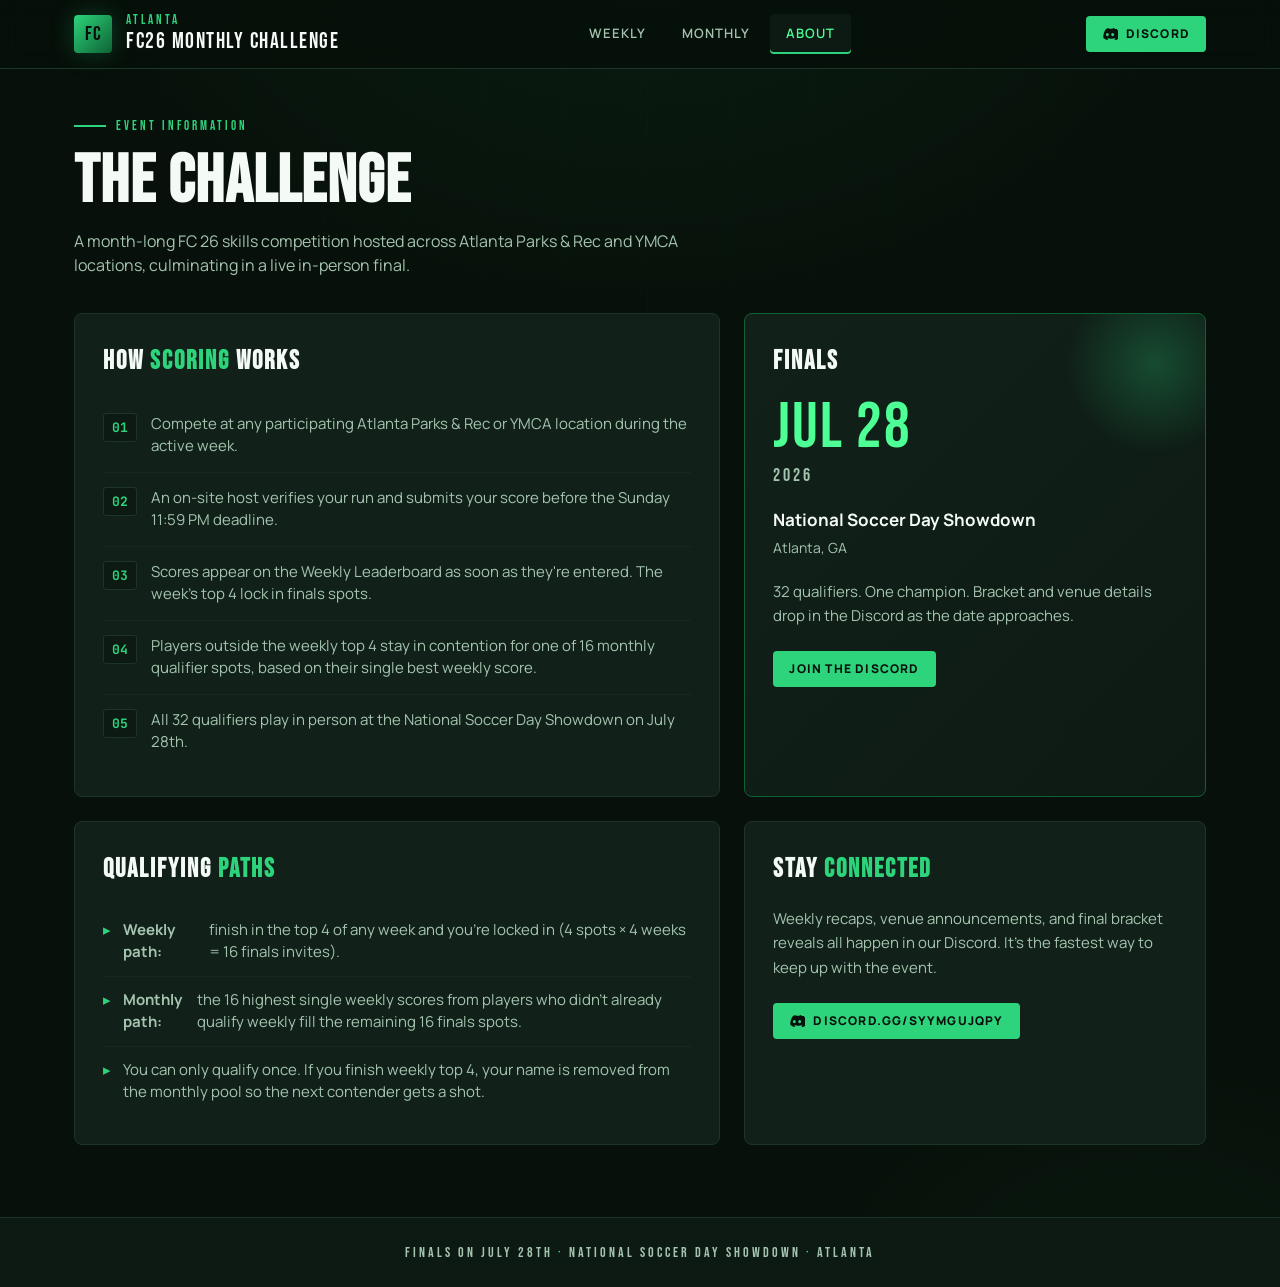
<file: fc26-leaderboard-v2/fc26-leaderboard-v2/about.html>
<!doctype html>
<html lang="en">
  <head>
    <meta charset="utf-8" />
    <meta name="viewport" content="width=device-width, initial-scale=1" />
    <title>Atlanta FC26 Monthly Challenge — About</title>
    <meta
      name="description"
      content="About the Atlanta FC26 Monthly Challenge — a month-long FC 26 skills tournament with weekly and monthly qualifying paths to the National Soccer Day Showdown finals on July 28th."
    />
    <style>
/* ============================================================
   ATLANTA FC26 MONTHLY CHALLENGE — Leaderboard Stylesheet
   Aesthetic: Stadium broadcast / esports scoreboard
   ============================================================ */

@import url('https://fonts.googleapis.com/css2?family=Bebas+Neue&family=Manrope:wght@400;500;600;700;800&family=JetBrains+Mono:wght@500;700&display=swap');

:root {
  /* Palette */
  --bg-base: #07100a;
  --bg-elevated: #0d1a13;
  --bg-card: #11211a;
  --bg-row: #0f1c15;
  --bg-row-alt: #122218;
  --border: #1d3527;
  --border-soft: #16291f;

  --text-primary: #f4fbf6;
  --text-secondary: #a4c4af;
  --text-muted: #6a8478;
  --text-dim: #4a5e54;

  --accent: #2dd47b;       /* primary green */
  --accent-bright: #4dff95;
  --accent-dark: #0e6334;
  --accent-glow: rgba(45, 212, 123, 0.25);

  --gold: #ffc94a;
  --gold-soft: rgba(255, 201, 74, 0.12);
  --gold-border: rgba(255, 201, 74, 0.5);

  --silver: #c8d4dc;
  --silver-soft: rgba(200, 212, 220, 0.1);
  --silver-border: rgba(200, 212, 220, 0.45);

  --danger: #ff5b6e;

  /* Type */
  --font-display: 'Bebas Neue', 'Impact', sans-serif;
  --font-body: 'Manrope', system-ui, -apple-system, sans-serif;
  --font-mono: 'JetBrains Mono', 'SFMono-Regular', monospace;

  /* Layout */
  --max-w: 1180px;
  --radius: 4px;
  --radius-lg: 8px;
}

* { box-sizing: border-box; margin: 0; padding: 0; }

html { scroll-behavior: smooth; }

body {
  min-height: 100vh;
  background: var(--bg-base);
  background-image:
    radial-gradient(ellipse 80% 60% at 50% -10%, rgba(45, 212, 123, 0.08), transparent 60%),
    radial-gradient(ellipse 60% 40% at 90% 100%, rgba(45, 212, 123, 0.04), transparent 50%);
  color: var(--text-primary);
  font-family: var(--font-body);
  font-size: 15px;
  line-height: 1.5;
  -webkit-font-smoothing: antialiased;
  display: flex;
  flex-direction: column;
}

/* Subtle pitch-line texture overlay */
body::before {
  content: '';
  position: fixed;
  inset: 0;
  pointer-events: none;
  background-image:
    repeating-linear-gradient(
      90deg,
      transparent 0,
      transparent 80px,
      rgba(45, 212, 123, 0.015) 80px,
      rgba(45, 212, 123, 0.015) 81px
    );
  z-index: 0;
}

main, header, footer { position: relative; z-index: 1; }

/* ============================================================
   HEADER
   ============================================================ */
.site-header {
  border-bottom: 1px solid var(--border);
  background: rgba(7, 16, 10, 0.85);
  backdrop-filter: blur(12px);
  -webkit-backdrop-filter: blur(12px);
  position: sticky;
  top: 0;
  z-index: 50;
}

.header-inner {
  max-width: var(--max-w);
  margin: 0 auto;
  padding: 14px 24px;
  display: flex;
  align-items: center;
  justify-content: space-between;
  gap: 24px;
  flex-wrap: wrap;
}

.brand {
  display: flex;
  align-items: center;
  gap: 14px;
  text-decoration: none;
  color: var(--text-primary);
}

.brand-mark {
  width: 38px;
  height: 38px;
  display: grid;
  place-items: center;
  background: linear-gradient(135deg, var(--accent) 0%, var(--accent-dark) 100%);
  border-radius: var(--radius);
  font-family: var(--font-display);
  font-size: 20px;
  letter-spacing: 0.5px;
  color: var(--bg-base);
  box-shadow: 0 0 24px var(--accent-glow);
}

.brand-text {
  display: flex;
  flex-direction: column;
  line-height: 1;
}

.brand-text .city {
  font-family: var(--font-display);
  font-size: 13px;
  letter-spacing: 3px;
  color: var(--accent);
}

.brand-text .title {
  font-family: var(--font-display);
  font-size: 22px;
  letter-spacing: 1.5px;
  margin-top: 4px;
}

.nav {
  display: flex;
  align-items: center;
  gap: 4px;
}

.nav a {
  text-decoration: none;
  color: var(--text-secondary);
  font-weight: 600;
  font-size: 13px;
  letter-spacing: 1px;
  text-transform: uppercase;
  padding: 10px 16px;
  border-radius: var(--radius);
  transition: color 0.15s, background 0.15s;
}

.nav a:hover { color: var(--text-primary); background: var(--bg-elevated); }

.nav a.active {
  color: var(--accent-bright);
  background: var(--bg-elevated);
  box-shadow: inset 0 -2px 0 var(--accent);
}

.discord-btn {
  display: inline-flex;
  align-items: center;
  gap: 8px;
  background: var(--accent);
  color: var(--bg-base);
  padding: 9px 16px;
  border-radius: var(--radius);
  font-weight: 800;
  font-size: 12px;
  letter-spacing: 1.2px;
  text-transform: uppercase;
  text-decoration: none;
  transition: transform 0.15s, box-shadow 0.15s, background 0.15s;
}

.discord-btn:hover {
  background: var(--accent-bright);
  transform: translateY(-1px);
  box-shadow: 0 6px 24px var(--accent-glow);
}

.discord-btn svg { width: 16px; height: 16px; }

/* ============================================================
   MAIN / HERO
   ============================================================ */
main {
  flex: 1;
  max-width: var(--max-w);
  width: 100%;
  margin: 0 auto;
  padding: 48px 24px 72px;
}

.hero {
  margin-bottom: 36px;
  display: flex;
  flex-direction: column;
  gap: 14px;
}

.eyebrow {
  display: inline-flex;
  align-items: center;
  gap: 10px;
  font-family: var(--font-display);
  font-size: 13px;
  letter-spacing: 3px;
  color: var(--accent);
  text-transform: uppercase;
}

.eyebrow::before {
  content: '';
  width: 32px;
  height: 2px;
  background: var(--accent);
}

h1.page-title {
  font-family: var(--font-display);
  font-size: clamp(40px, 6vw, 68px);
  letter-spacing: 1px;
  line-height: 0.95;
  text-transform: uppercase;
}

.subtitle {
  color: var(--text-secondary);
  font-size: 16px;
  max-width: 640px;
}

.deadline-banner {
  margin-top: 8px;
  display: inline-flex;
  align-items: center;
  gap: 10px;
  padding: 10px 16px;
  background: var(--bg-elevated);
  border: 1px solid var(--border);
  border-left: 3px solid var(--accent);
  border-radius: var(--radius);
  font-size: 13px;
  color: var(--text-secondary);
  align-self: flex-start;
}

.deadline-banner strong { color: var(--accent-bright); font-weight: 700; }

/* ============================================================
   WEEK TABS
   ============================================================ */
.week-tabs {
  display: flex;
  gap: 6px;
  margin-bottom: 24px;
  padding: 6px;
  background: var(--bg-elevated);
  border: 1px solid var(--border);
  border-radius: var(--radius-lg);
  width: fit-content;
  flex-wrap: wrap;
}

.week-tab {
  background: none;
  border: none;
  color: var(--text-secondary);
  font-family: var(--font-display);
  font-size: 16px;
  letter-spacing: 2px;
  padding: 10px 20px;
  border-radius: var(--radius);
  cursor: pointer;
  transition: all 0.15s;
  text-transform: uppercase;
  position: relative;
}

.week-tab:hover { color: var(--text-primary); background: var(--bg-card); }

.week-tab.active {
  color: var(--bg-base);
  background: var(--accent);
  box-shadow: 0 0 20px var(--accent-glow);
}

.week-tab .current-flag {
  display: inline-block;
  background: var(--accent-bright);
  color: var(--bg-base);
  font-family: var(--font-body);
  font-size: 9px;
  font-weight: 800;
  letter-spacing: 1px;
  padding: 2px 6px;
  border-radius: 2px;
  margin-left: 6px;
  vertical-align: middle;
}

.week-tab.active .current-flag {
  background: var(--bg-base);
  color: var(--accent-bright);
}

/* ============================================================
   LEADERBOARD TABLE
   ============================================================ */
.board-container {
  background: var(--bg-card);
  border: 1px solid var(--border);
  border-radius: var(--radius-lg);
  overflow: hidden;
}

.board-meta {
  display: flex;
  justify-content: space-between;
  align-items: center;
  padding: 18px 24px;
  border-bottom: 1px solid var(--border);
  background: linear-gradient(180deg, rgba(45, 212, 123, 0.04), transparent);
  flex-wrap: wrap;
  gap: 12px;
}

.board-meta .meta-label {
  font-family: var(--font-display);
  font-size: 18px;
  letter-spacing: 2px;
  color: var(--text-primary);
}

.board-meta .meta-stat {
  font-family: var(--font-mono);
  font-size: 13px;
  color: var(--text-secondary);
}

.board-meta .meta-stat strong { color: var(--accent-bright); font-weight: 700; }

.table-wrap { overflow-x: auto; }

table.leaderboard {
  width: 100%;
  border-collapse: collapse;
  min-width: 480px;
}

.leaderboard thead th {
  text-align: left;
  font-family: var(--font-body);
  font-size: 11px;
  font-weight: 700;
  letter-spacing: 1.5px;
  text-transform: uppercase;
  color: var(--text-muted);
  padding: 14px 20px;
  border-bottom: 1px solid var(--border);
  background: var(--bg-elevated);
}

.leaderboard tbody td {
  padding: 16px 20px;
  border-bottom: 1px solid var(--border-soft);
  vertical-align: middle;
}

.leaderboard tbody tr:last-child td { border-bottom: none; }

.leaderboard tbody tr {
  transition: background 0.12s;
}

.leaderboard tbody tr:hover { background: var(--bg-row-alt); }

/* Rank cell */
.rank {
  font-family: var(--font-display);
  font-size: 22px;
  letter-spacing: 1px;
  color: var(--text-muted);
  width: 60px;
}

.player {
  font-weight: 700;
  font-size: 15px;
  color: var(--text-primary);
}

.location {
  color: var(--text-secondary);
  font-size: 13px;
}

.score {
  font-family: var(--font-mono);
  font-weight: 700;
  font-size: 16px;
  color: var(--accent-bright);
  text-align: right;
}

.week-cell {
  font-family: var(--font-mono);
  font-size: 12px;
  color: var(--text-secondary);
  letter-spacing: 1px;
}

/* Top 4 weekly qualifier row — gold */
tr.qualifier-weekly {
  background: linear-gradient(90deg, var(--gold-soft), transparent 80%);
  position: relative;
}
tr.qualifier-weekly::before {
  content: '';
  position: absolute;
  left: 0;
  top: 0;
  bottom: 0;
  width: 3px;
  background: var(--gold);
}
tr.qualifier-weekly .rank { color: var(--gold); }
tr.qualifier-weekly:hover { background: linear-gradient(90deg, rgba(255, 201, 74, 0.18), transparent 80%); }

/* Top 16 monthly qualifier row — silver */
tr.qualifier-monthly {
  background: linear-gradient(90deg, var(--silver-soft), transparent 80%);
  position: relative;
}
tr.qualifier-monthly::before {
  content: '';
  position: absolute;
  left: 0;
  top: 0;
  bottom: 0;
  width: 3px;
  background: var(--silver);
}
tr.qualifier-monthly .rank { color: var(--silver); }

/* Already qualified row — grayed out */
tr.already-qualified td {
  color: var(--text-dim);
  opacity: 0.72;
}
tr.already-qualified .score { color: var(--text-dim); }
tr.already-qualified .player { color: var(--text-muted); }

/* Status badges */
.badge {
  display: inline-flex;
  align-items: center;
  gap: 6px;
  font-family: var(--font-body);
  font-size: 10px;
  font-weight: 800;
  letter-spacing: 1.2px;
  text-transform: uppercase;
  padding: 5px 10px;
  border-radius: 3px;
  border: 1px solid;
  white-space: nowrap;
}

.badge-gold {
  color: var(--gold);
  background: var(--gold-soft);
  border-color: var(--gold-border);
}

.badge-silver {
  color: var(--silver);
  background: var(--silver-soft);
  border-color: var(--silver-border);
}

.badge-muted {
  color: var(--text-muted);
  background: var(--bg-elevated);
  border-color: var(--border);
}

.badge-dim {
  color: var(--text-dim);
  background: rgba(74, 94, 84, 0.12);
  border-color: rgba(74, 94, 84, 0.4);
}

.badge::before {
  content: '';
  width: 6px;
  height: 6px;
  border-radius: 50%;
  background: currentColor;
}

/* ============================================================
   EMPTY / LOADING STATES
   ============================================================ */
.loading-state, .empty-state, .error-state {
  padding: 60px 24px;
  text-align: center;
  color: var(--text-muted);
}

.loading-state .spinner {
  width: 42px;
  height: 42px;
  margin: 0 auto 16px;
  border: 3px solid var(--border);
  border-top-color: var(--accent);
  border-radius: 50%;
  animation: spin 0.8s linear infinite;
}

@keyframes spin { to { transform: rotate(360deg); } }

.loading-state .label {
  font-family: var(--font-display);
  font-size: 14px;
  letter-spacing: 3px;
  color: var(--text-secondary);
}

.empty-state .icon, .error-state .icon {
  font-family: var(--font-display);
  font-size: 48px;
  color: var(--text-dim);
  margin-bottom: 8px;
}

.error-state { color: var(--danger); }
.error-state .icon { color: var(--danger); }
.error-state .help {
  margin-top: 12px;
  color: var(--text-muted);
  font-size: 13px;
}

/* ============================================================
   ABOUT PAGE
   ============================================================ */
.about-grid {
  display: grid;
  grid-template-columns: 1fr;
  gap: 24px;
  margin-top: 32px;
}

@media (min-width: 800px) {
  .about-grid { grid-template-columns: 1.4fr 1fr; }
}

.about-card {
  background: var(--bg-card);
  border: 1px solid var(--border);
  border-radius: var(--radius-lg);
  padding: 28px;
}

.about-card h2 {
  font-family: var(--font-display);
  font-size: 26px;
  letter-spacing: 2px;
  margin-bottom: 18px;
  text-transform: uppercase;
}

.about-card h2 .accent { color: var(--accent); }

.about-card p { margin-bottom: 14px; color: var(--text-secondary); line-height: 1.65; }

.about-card ul { list-style: none; }
.about-card li {
  padding: 12px 0;
  border-bottom: 1px solid var(--border-soft);
  color: var(--text-secondary);
  display: flex;
  gap: 12px;
}
.about-card li:last-child { border-bottom: none; }
.about-card li::before {
  content: '▸';
  color: var(--accent);
  font-weight: 700;
}

.finals-card {
  background: linear-gradient(135deg, var(--bg-card) 0%, var(--bg-elevated) 100%);
  border: 1px solid var(--accent-dark);
  position: relative;
  overflow: hidden;
}

.finals-card::after {
  content: '';
  position: absolute;
  top: -40px;
  right: -40px;
  width: 180px;
  height: 180px;
  background: radial-gradient(circle, var(--accent-glow), transparent 70%);
  pointer-events: none;
}

.finals-card .date {
  font-family: var(--font-display);
  font-size: 64px;
  letter-spacing: 2px;
  line-height: 0.9;
  color: var(--accent-bright);
}

.finals-card .date-sub {
  font-family: var(--font-display);
  font-size: 18px;
  letter-spacing: 3px;
  color: var(--text-secondary);
  margin-top: 6px;
}

.finals-card .label {
  margin-top: 18px;
  color: var(--text-primary);
  font-weight: 700;
  font-size: 17px;
}

.finals-card .location {
  margin-top: 4px;
  color: var(--text-secondary);
  font-size: 14px;
}

.scoring-steps {
  counter-reset: step;
  list-style: none;
}
.scoring-steps li {
  display: flex;
  gap: 14px;
  padding: 14px 0;
  border-bottom: 1px solid var(--border-soft);
  counter-increment: step;
  align-items: flex-start;
}
.scoring-steps li::before {
  content: counter(step, decimal-leading-zero);
  font-family: var(--font-mono);
  font-weight: 700;
  font-size: 13px;
  color: var(--accent);
  background: var(--bg-elevated);
  border: 1px solid var(--border);
  padding: 4px 8px;
  border-radius: 3px;
  flex-shrink: 0;
}
.scoring-steps li:last-child { border-bottom: none; }

/* ============================================================
   PROGRESS / TALLY (Monthly page)
   ============================================================ */
.tally-bar {
  margin-bottom: 24px;
  padding: 20px 24px;
  background: var(--bg-card);
  border: 1px solid var(--border);
  border-radius: var(--radius-lg);
  display: flex;
  flex-direction: column;
  gap: 12px;
}

.tally-header {
  display: flex;
  justify-content: space-between;
  align-items: baseline;
  flex-wrap: wrap;
  gap: 8px;
}

.tally-label {
  font-family: var(--font-display);
  font-size: 16px;
  letter-spacing: 2px;
  color: var(--text-secondary);
  text-transform: uppercase;
}

.tally-count {
  font-family: var(--font-display);
  font-size: 30px;
  letter-spacing: 2px;
}

.tally-count .filled { color: var(--accent-bright); }
.tally-count .total { color: var(--text-muted); }

.tally-track {
  height: 6px;
  background: var(--bg-elevated);
  border-radius: 999px;
  overflow: hidden;
  position: relative;
}

.tally-fill {
  height: 100%;
  background: linear-gradient(90deg, var(--gold), var(--accent-bright));
  border-radius: 999px;
  transition: width 0.6s cubic-bezier(0.2, 0.8, 0.2, 1);
  box-shadow: 0 0 12px var(--accent-glow);
}

.tally-breakdown {
  display: flex;
  gap: 18px;
  flex-wrap: wrap;
  font-size: 12px;
  color: var(--text-muted);
}

.tally-breakdown span strong { color: var(--text-primary); font-weight: 700; }

/* ============================================================
   FOOTER
   ============================================================ */
.site-footer {
  border-top: 1px solid var(--border);
  background: var(--bg-elevated);
  padding: 24px;
  text-align: center;
  position: relative;
  z-index: 1;
}

.site-footer p {
  font-family: var(--font-display);
  font-size: 14px;
  letter-spacing: 3px;
  color: var(--text-secondary);
  text-transform: uppercase;
}

.site-footer p .accent { color: var(--accent); }

/* ============================================================
   RESPONSIVE
   ============================================================ */
@media (max-width: 700px) {
  .header-inner { padding: 12px 16px; }
  .brand-text .title { font-size: 18px; }
  .brand-text .city { font-size: 11px; letter-spacing: 2px; }
  .nav { order: 3; width: 100%; justify-content: center; }
  .nav a { padding: 8px 10px; font-size: 11px; }
  main { padding: 32px 16px 56px; }
  .leaderboard thead th, .leaderboard tbody td { padding: 12px 14px; }
  .rank { font-size: 18px; width: 44px; }
  .player { font-size: 14px; }
  .score { font-size: 14px; }
  .location { font-size: 12px; }
  .deadline-banner { font-size: 12px; }
}

/* Compact down further for narrow phones — switch table to card-like rows */
@media (max-width: 560px) {
  table.leaderboard { min-width: 0; width: 100%; }
  .leaderboard th.col-location, .leaderboard td.location { display: none; }
  .leaderboard thead th { font-size: 10px; letter-spacing: 1px; padding: 10px 8px; }
  .leaderboard tbody td { padding: 12px 8px; }
  .rank { width: 36px; font-size: 16px; padding-left: 14px !important; }
  .player { font-size: 14px; }
  .score { font-size: 14px; white-space: nowrap; padding-right: 14px !important; }
  /* Weekly page: hide the redundant Status column — gold border already
     conveys qualifier status, and "Pending" adds no value on a phone. */
  .leaderboard.weekly th:last-child, .leaderboard.weekly td:last-child { display: none; }
  /* Monthly page: keep status but compact it. */
  .leaderboard.monthly .badge { font-size: 8px; padding: 3px 5px; letter-spacing: 0.4px; }
  .leaderboard.monthly .badge::before { display: none; }
  .leaderboard.monthly .week-cell { font-size: 10px; letter-spacing: 0.5px; }
  .leaderboard.monthly th:nth-child(4), .leaderboard.monthly td.week-cell { display: none; }
}

    </style>
  </head>
  <body>
    <header class="site-header">
      <div class="header-inner">
        <a class="brand" href="index.html">
          <div class="brand-mark">FC</div>
          <div class="brand-text">
            <span class="city">ATLANTA</span>
            <span class="title">FC26 Monthly Challenge</span>
          </div>
        </a>
        <nav class="nav">
          <a href="index.html">Weekly</a>
          <a href="monthly.html">Monthly</a>
          <a href="about.html" class="active">About</a>
        </nav>
        <a
          class="discord-btn"
          href="https://discord.gg/SyYMguJQpy"
          target="_blank"
          rel="noopener"
        >
          <svg viewBox="0 0 24 24" fill="currentColor" aria-hidden="true">
            <path
              d="M20.317 4.369A19.79 19.79 0 0 0 16.558 3a.075.075 0 0 0-.079.037c-.21.375-.444.864-.608 1.249a18.27 18.27 0 0 0-5.487 0 12.51 12.51 0 0 0-.617-1.249A.077.077 0 0 0 9.687 3 19.74 19.74 0 0 0 5.928 4.369a.07.07 0 0 0-.032.027C2.533 9.046 1.704 13.58 2.099 18.058a.082.082 0 0 0 .031.056 19.9 19.9 0 0 0 5.993 3.03.077.077 0 0 0 .084-.028 14.09 14.09 0 0 0 1.226-1.994.075.075 0 0 0-.041-.104 13.1 13.1 0 0 1-1.872-.892.075.075 0 0 1-.008-.125c.126-.094.252-.192.372-.291a.075.075 0 0 1 .077-.01c3.927 1.793 8.18 1.793 12.061 0a.075.075 0 0 1 .078.009c.12.099.246.198.373.292a.075.075 0 0 1-.006.125c-.598.349-1.22.645-1.873.891a.075.075 0 0 0-.04.105c.36.698.772 1.362 1.225 1.993a.077.077 0 0 0 .084.028 19.84 19.84 0 0 0 6.002-3.03.077.077 0 0 0 .032-.054c.5-5.177-.838-9.674-3.549-13.66a.06.06 0 0 0-.031-.028zM8.02 15.331c-1.183 0-2.158-1.085-2.158-2.419 0-1.333.957-2.419 2.158-2.419 1.21 0 2.176 1.096 2.158 2.42 0 1.333-.957 2.418-2.158 2.418zm7.974 0c-1.183 0-2.158-1.085-2.158-2.419 0-1.333.957-2.419 2.158-2.419 1.21 0 2.176 1.096 2.158 2.42 0 1.333-.948 2.418-2.158 2.418z"
            />
          </svg>
          Discord
        </a>
      </div>
    </header>

    <main>
      <section class="hero">
        <span class="eyebrow">Event Information</span>
        <h1 class="page-title">The Challenge</h1>
        <p class="subtitle">
          A month-long FC&nbsp;26 skills competition hosted across Atlanta Parks
          &amp; Rec and YMCA locations, culminating in a live in-person final.
        </p>
      </section>

      <div class="about-grid">
        <div class="about-card">
          <h2>How <span class="accent">scoring</span> works</h2>
          <ol class="scoring-steps">
            <li>
              Compete at any participating Atlanta Parks &amp; Rec or YMCA
              location during the active week.
            </li>
            <li>
              An on-site host verifies your run and submits your score before
              the Sunday 11:59&nbsp;PM deadline.
            </li>
            <li>
              Scores appear on the Weekly Leaderboard as soon as they're
              entered. The week's top 4 lock in finals spots.
            </li>
            <li>
              Players outside the weekly top 4 stay in contention for one of 16
              monthly qualifier spots, based on their single best weekly score.
            </li>
            <li>
              All 32 qualifiers play in person at the National Soccer Day
              Showdown on July 28th.
            </li>
          </ol>
        </div>

        <div class="about-card finals-card">
          <h2>Finals</h2>
          <div class="date">JUL 28</div>
          <div class="date-sub">2026</div>
          <div class="label">National Soccer Day Showdown</div>
          <div class="location">Atlanta, GA</div>
          <p style="margin-top: 22px">
            32 qualifiers. One champion. Bracket and venue details drop in the
            Discord as the date approaches.
          </p>
          <a
            class="discord-btn"
            style="margin-top: 8px"
            href="https://discord.gg/SyYMguJQpy"
            target="_blank"
            rel="noopener"
          >
            Join the Discord
          </a>
        </div>

        <div class="about-card">
          <h2>Qualifying <span class="accent">paths</span></h2>
          <ul>
            <li>
              <strong>Weekly path:</strong> finish in the top 4 of any week and
              you're locked in (4 spots × 4 weeks = 16 finals invites).
            </li>
            <li>
              <strong>Monthly path:</strong> the 16 highest single weekly scores
              from players who didn't already qualify weekly fill the remaining
              16 finals spots.
            </li>
            <li>
              You can only qualify once. If you finish weekly top 4, your name
              is removed from the monthly pool so the next contender gets a
              shot.
            </li>
          </ul>
        </div>

        <div class="about-card">
          <h2>Stay <span class="accent">connected</span></h2>
          <p>
            Weekly recaps, venue announcements, and final bracket reveals all
            happen in our Discord. It's the fastest way to keep up with the
            event.
          </p>
          <a
            class="discord-btn"
            style="margin-top: 8px"
            href="https://discord.gg/SyYMguJQpy"
            target="_blank"
            rel="noopener"
          >
            <svg viewBox="0 0 24 24" fill="currentColor" aria-hidden="true">
              <path
                d="M20.317 4.369A19.79 19.79 0 0 0 16.558 3a.075.075 0 0 0-.079.037c-.21.375-.444.864-.608 1.249a18.27 18.27 0 0 0-5.487 0 12.51 12.51 0 0 0-.617-1.249A.077.077 0 0 0 9.687 3 19.74 19.74 0 0 0 5.928 4.369a.07.07 0 0 0-.032.027C2.533 9.046 1.704 13.58 2.099 18.058a.082.082 0 0 0 .031.056 19.9 19.9 0 0 0 5.993 3.03.077.077 0 0 0 .084-.028 14.09 14.09 0 0 0 1.226-1.994.075.075 0 0 0-.041-.104 13.1 13.1 0 0 1-1.872-.892.075.075 0 0 1-.008-.125c.126-.094.252-.192.372-.291a.075.075 0 0 1 .077-.01c3.927 1.793 8.18 1.793 12.061 0a.075.075 0 0 1 .078.009c.12.099.246.198.373.292a.075.075 0 0 1-.006.125c-.598.349-1.22.645-1.873.891a.075.075 0 0 0-.04.105c.36.698.772 1.362 1.225 1.993a.077.077 0 0 0 .084.028 19.84 19.84 0 0 0 6.002-3.03.077.077 0 0 0 .032-.054c.5-5.177-.838-9.674-3.549-13.66a.06.06 0 0 0-.031-.028zM8.02 15.331c-1.183 0-2.158-1.085-2.158-2.419 0-1.333.957-2.419 2.158-2.419 1.21 0 2.176 1.096 2.158 2.42 0 1.333-.957 2.418-2.158 2.418zm7.974 0c-1.183 0-2.158-1.085-2.158-2.419 0-1.333.957-2.419 2.158-2.419 1.21 0 2.176 1.096 2.158 2.42 0 1.333-.948 2.418-2.158 2.418z"
              />
            </svg>
            discord.gg/SyYMguJQpy
          </a>
        </div>
      </div>
    </main>

    <footer class="site-footer">
      <p>Finals on July 28th <span class="accent">·</span> National Soccer Day Showdown <span class="accent">·</span> Atlanta</p>
    </footer>
  </body>
</html>
</file>
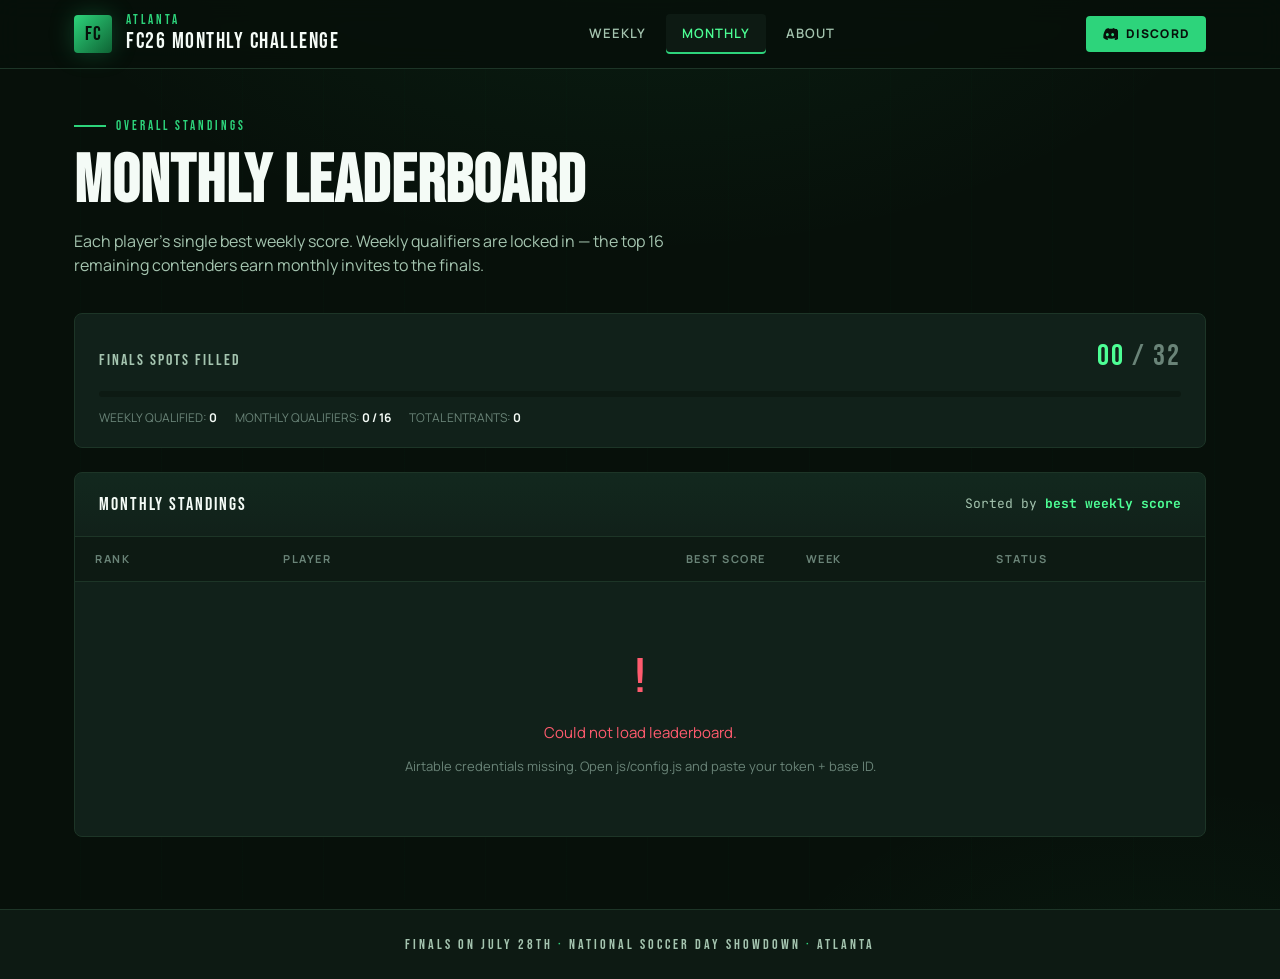
<file: fc26-leaderboard-v2/fc26-leaderboard-v2/monthly.html>
<!doctype html>
<html lang="en">
  <head>
    <meta charset="utf-8" />
    <meta name="viewport" content="width=device-width, initial-scale=1" />
    <title>Atlanta FC26 Monthly Challenge — Monthly Leaderboard</title>
    <meta
      name="description"
      content="Overall monthly standings for the Atlanta FC26 Monthly Challenge. The next 16 non-weekly-qualifiers earn finals invites."
    />
    <style>
/* ============================================================
   ATLANTA FC26 MONTHLY CHALLENGE — Leaderboard Stylesheet
   Aesthetic: Stadium broadcast / esports scoreboard
   ============================================================ */

@import url('https://fonts.googleapis.com/css2?family=Bebas+Neue&family=Manrope:wght@400;500;600;700;800&family=JetBrains+Mono:wght@500;700&display=swap');

:root {
  /* Palette */
  --bg-base: #07100a;
  --bg-elevated: #0d1a13;
  --bg-card: #11211a;
  --bg-row: #0f1c15;
  --bg-row-alt: #122218;
  --border: #1d3527;
  --border-soft: #16291f;

  --text-primary: #f4fbf6;
  --text-secondary: #a4c4af;
  --text-muted: #6a8478;
  --text-dim: #4a5e54;

  --accent: #2dd47b;       /* primary green */
  --accent-bright: #4dff95;
  --accent-dark: #0e6334;
  --accent-glow: rgba(45, 212, 123, 0.25);

  --gold: #ffc94a;
  --gold-soft: rgba(255, 201, 74, 0.12);
  --gold-border: rgba(255, 201, 74, 0.5);

  --silver: #c8d4dc;
  --silver-soft: rgba(200, 212, 220, 0.1);
  --silver-border: rgba(200, 212, 220, 0.45);

  --danger: #ff5b6e;

  /* Type */
  --font-display: 'Bebas Neue', 'Impact', sans-serif;
  --font-body: 'Manrope', system-ui, -apple-system, sans-serif;
  --font-mono: 'JetBrains Mono', 'SFMono-Regular', monospace;

  /* Layout */
  --max-w: 1180px;
  --radius: 4px;
  --radius-lg: 8px;
}

* { box-sizing: border-box; margin: 0; padding: 0; }

html { scroll-behavior: smooth; }

body {
  min-height: 100vh;
  background: var(--bg-base);
  background-image:
    radial-gradient(ellipse 80% 60% at 50% -10%, rgba(45, 212, 123, 0.08), transparent 60%),
    radial-gradient(ellipse 60% 40% at 90% 100%, rgba(45, 212, 123, 0.04), transparent 50%);
  color: var(--text-primary);
  font-family: var(--font-body);
  font-size: 15px;
  line-height: 1.5;
  -webkit-font-smoothing: antialiased;
  display: flex;
  flex-direction: column;
}

/* Subtle pitch-line texture overlay */
body::before {
  content: '';
  position: fixed;
  inset: 0;
  pointer-events: none;
  background-image:
    repeating-linear-gradient(
      90deg,
      transparent 0,
      transparent 80px,
      rgba(45, 212, 123, 0.015) 80px,
      rgba(45, 212, 123, 0.015) 81px
    );
  z-index: 0;
}

main, header, footer { position: relative; z-index: 1; }

/* ============================================================
   HEADER
   ============================================================ */
.site-header {
  border-bottom: 1px solid var(--border);
  background: rgba(7, 16, 10, 0.85);
  backdrop-filter: blur(12px);
  -webkit-backdrop-filter: blur(12px);
  position: sticky;
  top: 0;
  z-index: 50;
}

.header-inner {
  max-width: var(--max-w);
  margin: 0 auto;
  padding: 14px 24px;
  display: flex;
  align-items: center;
  justify-content: space-between;
  gap: 24px;
  flex-wrap: wrap;
}

.brand {
  display: flex;
  align-items: center;
  gap: 14px;
  text-decoration: none;
  color: var(--text-primary);
}

.brand-mark {
  width: 38px;
  height: 38px;
  display: grid;
  place-items: center;
  background: linear-gradient(135deg, var(--accent) 0%, var(--accent-dark) 100%);
  border-radius: var(--radius);
  font-family: var(--font-display);
  font-size: 20px;
  letter-spacing: 0.5px;
  color: var(--bg-base);
  box-shadow: 0 0 24px var(--accent-glow);
}

.brand-text {
  display: flex;
  flex-direction: column;
  line-height: 1;
}

.brand-text .city {
  font-family: var(--font-display);
  font-size: 13px;
  letter-spacing: 3px;
  color: var(--accent);
}

.brand-text .title {
  font-family: var(--font-display);
  font-size: 22px;
  letter-spacing: 1.5px;
  margin-top: 4px;
}

.nav {
  display: flex;
  align-items: center;
  gap: 4px;
}

.nav a {
  text-decoration: none;
  color: var(--text-secondary);
  font-weight: 600;
  font-size: 13px;
  letter-spacing: 1px;
  text-transform: uppercase;
  padding: 10px 16px;
  border-radius: var(--radius);
  transition: color 0.15s, background 0.15s;
}

.nav a:hover { color: var(--text-primary); background: var(--bg-elevated); }

.nav a.active {
  color: var(--accent-bright);
  background: var(--bg-elevated);
  box-shadow: inset 0 -2px 0 var(--accent);
}

.discord-btn {
  display: inline-flex;
  align-items: center;
  gap: 8px;
  background: var(--accent);
  color: var(--bg-base);
  padding: 9px 16px;
  border-radius: var(--radius);
  font-weight: 800;
  font-size: 12px;
  letter-spacing: 1.2px;
  text-transform: uppercase;
  text-decoration: none;
  transition: transform 0.15s, box-shadow 0.15s, background 0.15s;
}

.discord-btn:hover {
  background: var(--accent-bright);
  transform: translateY(-1px);
  box-shadow: 0 6px 24px var(--accent-glow);
}

.discord-btn svg { width: 16px; height: 16px; }

/* ============================================================
   MAIN / HERO
   ============================================================ */
main {
  flex: 1;
  max-width: var(--max-w);
  width: 100%;
  margin: 0 auto;
  padding: 48px 24px 72px;
}

.hero {
  margin-bottom: 36px;
  display: flex;
  flex-direction: column;
  gap: 14px;
}

.eyebrow {
  display: inline-flex;
  align-items: center;
  gap: 10px;
  font-family: var(--font-display);
  font-size: 13px;
  letter-spacing: 3px;
  color: var(--accent);
  text-transform: uppercase;
}

.eyebrow::before {
  content: '';
  width: 32px;
  height: 2px;
  background: var(--accent);
}

h1.page-title {
  font-family: var(--font-display);
  font-size: clamp(40px, 6vw, 68px);
  letter-spacing: 1px;
  line-height: 0.95;
  text-transform: uppercase;
}

.subtitle {
  color: var(--text-secondary);
  font-size: 16px;
  max-width: 640px;
}

.deadline-banner {
  margin-top: 8px;
  display: inline-flex;
  align-items: center;
  gap: 10px;
  padding: 10px 16px;
  background: var(--bg-elevated);
  border: 1px solid var(--border);
  border-left: 3px solid var(--accent);
  border-radius: var(--radius);
  font-size: 13px;
  color: var(--text-secondary);
  align-self: flex-start;
}

.deadline-banner strong { color: var(--accent-bright); font-weight: 700; }

/* ============================================================
   WEEK TABS
   ============================================================ */
.week-tabs {
  display: flex;
  gap: 6px;
  margin-bottom: 24px;
  padding: 6px;
  background: var(--bg-elevated);
  border: 1px solid var(--border);
  border-radius: var(--radius-lg);
  width: fit-content;
  flex-wrap: wrap;
}

.week-tab {
  background: none;
  border: none;
  color: var(--text-secondary);
  font-family: var(--font-display);
  font-size: 16px;
  letter-spacing: 2px;
  padding: 10px 20px;
  border-radius: var(--radius);
  cursor: pointer;
  transition: all 0.15s;
  text-transform: uppercase;
  position: relative;
}

.week-tab:hover { color: var(--text-primary); background: var(--bg-card); }

.week-tab.active {
  color: var(--bg-base);
  background: var(--accent);
  box-shadow: 0 0 20px var(--accent-glow);
}

.week-tab .current-flag {
  display: inline-block;
  background: var(--accent-bright);
  color: var(--bg-base);
  font-family: var(--font-body);
  font-size: 9px;
  font-weight: 800;
  letter-spacing: 1px;
  padding: 2px 6px;
  border-radius: 2px;
  margin-left: 6px;
  vertical-align: middle;
}

.week-tab.active .current-flag {
  background: var(--bg-base);
  color: var(--accent-bright);
}

/* ============================================================
   LEADERBOARD TABLE
   ============================================================ */
.board-container {
  background: var(--bg-card);
  border: 1px solid var(--border);
  border-radius: var(--radius-lg);
  overflow: hidden;
}

.board-meta {
  display: flex;
  justify-content: space-between;
  align-items: center;
  padding: 18px 24px;
  border-bottom: 1px solid var(--border);
  background: linear-gradient(180deg, rgba(45, 212, 123, 0.04), transparent);
  flex-wrap: wrap;
  gap: 12px;
}

.board-meta .meta-label {
  font-family: var(--font-display);
  font-size: 18px;
  letter-spacing: 2px;
  color: var(--text-primary);
}

.board-meta .meta-stat {
  font-family: var(--font-mono);
  font-size: 13px;
  color: var(--text-secondary);
}

.board-meta .meta-stat strong { color: var(--accent-bright); font-weight: 700; }

.table-wrap { overflow-x: auto; }

table.leaderboard {
  width: 100%;
  border-collapse: collapse;
  min-width: 480px;
}

.leaderboard thead th {
  text-align: left;
  font-family: var(--font-body);
  font-size: 11px;
  font-weight: 700;
  letter-spacing: 1.5px;
  text-transform: uppercase;
  color: var(--text-muted);
  padding: 14px 20px;
  border-bottom: 1px solid var(--border);
  background: var(--bg-elevated);
}

.leaderboard tbody td {
  padding: 16px 20px;
  border-bottom: 1px solid var(--border-soft);
  vertical-align: middle;
}

.leaderboard tbody tr:last-child td { border-bottom: none; }

.leaderboard tbody tr {
  transition: background 0.12s;
}

.leaderboard tbody tr:hover { background: var(--bg-row-alt); }

/* Rank cell */
.rank {
  font-family: var(--font-display);
  font-size: 22px;
  letter-spacing: 1px;
  color: var(--text-muted);
  width: 60px;
}

.player {
  font-weight: 700;
  font-size: 15px;
  color: var(--text-primary);
}

.location {
  color: var(--text-secondary);
  font-size: 13px;
}

.score {
  font-family: var(--font-mono);
  font-weight: 700;
  font-size: 16px;
  color: var(--accent-bright);
  text-align: right;
}

.week-cell {
  font-family: var(--font-mono);
  font-size: 12px;
  color: var(--text-secondary);
  letter-spacing: 1px;
}

/* Top 4 weekly qualifier row — gold */
tr.qualifier-weekly {
  background: linear-gradient(90deg, var(--gold-soft), transparent 80%);
  position: relative;
}
tr.qualifier-weekly::before {
  content: '';
  position: absolute;
  left: 0;
  top: 0;
  bottom: 0;
  width: 3px;
  background: var(--gold);
}
tr.qualifier-weekly .rank { color: var(--gold); }
tr.qualifier-weekly:hover { background: linear-gradient(90deg, rgba(255, 201, 74, 0.18), transparent 80%); }

/* Top 16 monthly qualifier row — silver */
tr.qualifier-monthly {
  background: linear-gradient(90deg, var(--silver-soft), transparent 80%);
  position: relative;
}
tr.qualifier-monthly::before {
  content: '';
  position: absolute;
  left: 0;
  top: 0;
  bottom: 0;
  width: 3px;
  background: var(--silver);
}
tr.qualifier-monthly .rank { color: var(--silver); }

/* Already qualified row — grayed out */
tr.already-qualified td {
  color: var(--text-dim);
  opacity: 0.72;
}
tr.already-qualified .score { color: var(--text-dim); }
tr.already-qualified .player { color: var(--text-muted); }

/* Status badges */
.badge {
  display: inline-flex;
  align-items: center;
  gap: 6px;
  font-family: var(--font-body);
  font-size: 10px;
  font-weight: 800;
  letter-spacing: 1.2px;
  text-transform: uppercase;
  padding: 5px 10px;
  border-radius: 3px;
  border: 1px solid;
  white-space: nowrap;
}

.badge-gold {
  color: var(--gold);
  background: var(--gold-soft);
  border-color: var(--gold-border);
}

.badge-silver {
  color: var(--silver);
  background: var(--silver-soft);
  border-color: var(--silver-border);
}

.badge-muted {
  color: var(--text-muted);
  background: var(--bg-elevated);
  border-color: var(--border);
}

.badge-dim {
  color: var(--text-dim);
  background: rgba(74, 94, 84, 0.12);
  border-color: rgba(74, 94, 84, 0.4);
}

.badge::before {
  content: '';
  width: 6px;
  height: 6px;
  border-radius: 50%;
  background: currentColor;
}

/* ============================================================
   EMPTY / LOADING STATES
   ============================================================ */
.loading-state, .empty-state, .error-state {
  padding: 60px 24px;
  text-align: center;
  color: var(--text-muted);
}

.loading-state .spinner {
  width: 42px;
  height: 42px;
  margin: 0 auto 16px;
  border: 3px solid var(--border);
  border-top-color: var(--accent);
  border-radius: 50%;
  animation: spin 0.8s linear infinite;
}

@keyframes spin { to { transform: rotate(360deg); } }

.loading-state .label {
  font-family: var(--font-display);
  font-size: 14px;
  letter-spacing: 3px;
  color: var(--text-secondary);
}

.empty-state .icon, .error-state .icon {
  font-family: var(--font-display);
  font-size: 48px;
  color: var(--text-dim);
  margin-bottom: 8px;
}

.error-state { color: var(--danger); }
.error-state .icon { color: var(--danger); }
.error-state .help {
  margin-top: 12px;
  color: var(--text-muted);
  font-size: 13px;
}

/* ============================================================
   ABOUT PAGE
   ============================================================ */
.about-grid {
  display: grid;
  grid-template-columns: 1fr;
  gap: 24px;
  margin-top: 32px;
}

@media (min-width: 800px) {
  .about-grid { grid-template-columns: 1.4fr 1fr; }
}

.about-card {
  background: var(--bg-card);
  border: 1px solid var(--border);
  border-radius: var(--radius-lg);
  padding: 28px;
}

.about-card h2 {
  font-family: var(--font-display);
  font-size: 26px;
  letter-spacing: 2px;
  margin-bottom: 18px;
  text-transform: uppercase;
}

.about-card h2 .accent { color: var(--accent); }

.about-card p { margin-bottom: 14px; color: var(--text-secondary); line-height: 1.65; }

.about-card ul { list-style: none; }
.about-card li {
  padding: 12px 0;
  border-bottom: 1px solid var(--border-soft);
  color: var(--text-secondary);
  display: flex;
  gap: 12px;
}
.about-card li:last-child { border-bottom: none; }
.about-card li::before {
  content: '▸';
  color: var(--accent);
  font-weight: 700;
}

.finals-card {
  background: linear-gradient(135deg, var(--bg-card) 0%, var(--bg-elevated) 100%);
  border: 1px solid var(--accent-dark);
  position: relative;
  overflow: hidden;
}

.finals-card::after {
  content: '';
  position: absolute;
  top: -40px;
  right: -40px;
  width: 180px;
  height: 180px;
  background: radial-gradient(circle, var(--accent-glow), transparent 70%);
  pointer-events: none;
}

.finals-card .date {
  font-family: var(--font-display);
  font-size: 64px;
  letter-spacing: 2px;
  line-height: 0.9;
  color: var(--accent-bright);
}

.finals-card .date-sub {
  font-family: var(--font-display);
  font-size: 18px;
  letter-spacing: 3px;
  color: var(--text-secondary);
  margin-top: 6px;
}

.finals-card .label {
  margin-top: 18px;
  color: var(--text-primary);
  font-weight: 700;
  font-size: 17px;
}

.finals-card .location {
  margin-top: 4px;
  color: var(--text-secondary);
  font-size: 14px;
}

.scoring-steps {
  counter-reset: step;
  list-style: none;
}
.scoring-steps li {
  display: flex;
  gap: 14px;
  padding: 14px 0;
  border-bottom: 1px solid var(--border-soft);
  counter-increment: step;
  align-items: flex-start;
}
.scoring-steps li::before {
  content: counter(step, decimal-leading-zero);
  font-family: var(--font-mono);
  font-weight: 700;
  font-size: 13px;
  color: var(--accent);
  background: var(--bg-elevated);
  border: 1px solid var(--border);
  padding: 4px 8px;
  border-radius: 3px;
  flex-shrink: 0;
}
.scoring-steps li:last-child { border-bottom: none; }

/* ============================================================
   PROGRESS / TALLY (Monthly page)
   ============================================================ */
.tally-bar {
  margin-bottom: 24px;
  padding: 20px 24px;
  background: var(--bg-card);
  border: 1px solid var(--border);
  border-radius: var(--radius-lg);
  display: flex;
  flex-direction: column;
  gap: 12px;
}

.tally-header {
  display: flex;
  justify-content: space-between;
  align-items: baseline;
  flex-wrap: wrap;
  gap: 8px;
}

.tally-label {
  font-family: var(--font-display);
  font-size: 16px;
  letter-spacing: 2px;
  color: var(--text-secondary);
  text-transform: uppercase;
}

.tally-count {
  font-family: var(--font-display);
  font-size: 30px;
  letter-spacing: 2px;
}

.tally-count .filled { color: var(--accent-bright); }
.tally-count .total { color: var(--text-muted); }

.tally-track {
  height: 6px;
  background: var(--bg-elevated);
  border-radius: 999px;
  overflow: hidden;
  position: relative;
}

.tally-fill {
  height: 100%;
  background: linear-gradient(90deg, var(--gold), var(--accent-bright));
  border-radius: 999px;
  transition: width 0.6s cubic-bezier(0.2, 0.8, 0.2, 1);
  box-shadow: 0 0 12px var(--accent-glow);
}

.tally-breakdown {
  display: flex;
  gap: 18px;
  flex-wrap: wrap;
  font-size: 12px;
  color: var(--text-muted);
}

.tally-breakdown span strong { color: var(--text-primary); font-weight: 700; }

/* ============================================================
   FOOTER
   ============================================================ */
.site-footer {
  border-top: 1px solid var(--border);
  background: var(--bg-elevated);
  padding: 24px;
  text-align: center;
  position: relative;
  z-index: 1;
}

.site-footer p {
  font-family: var(--font-display);
  font-size: 14px;
  letter-spacing: 3px;
  color: var(--text-secondary);
  text-transform: uppercase;
}

.site-footer p .accent { color: var(--accent); }

/* ============================================================
   RESPONSIVE
   ============================================================ */
@media (max-width: 700px) {
  .header-inner { padding: 12px 16px; }
  .brand-text .title { font-size: 18px; }
  .brand-text .city { font-size: 11px; letter-spacing: 2px; }
  .nav { order: 3; width: 100%; justify-content: center; }
  .nav a { padding: 8px 10px; font-size: 11px; }
  main { padding: 32px 16px 56px; }
  .leaderboard thead th, .leaderboard tbody td { padding: 12px 14px; }
  .rank { font-size: 18px; width: 44px; }
  .player { font-size: 14px; }
  .score { font-size: 14px; }
  .location { font-size: 12px; }
  .deadline-banner { font-size: 12px; }
}

/* Compact down further for narrow phones — switch table to card-like rows */
@media (max-width: 560px) {
  table.leaderboard { min-width: 0; width: 100%; }
  .leaderboard th.col-location, .leaderboard td.location { display: none; }
  .leaderboard thead th { font-size: 10px; letter-spacing: 1px; padding: 10px 8px; }
  .leaderboard tbody td { padding: 12px 8px; }
  .rank { width: 36px; font-size: 16px; padding-left: 14px !important; }
  .player { font-size: 14px; }
  .score { font-size: 14px; white-space: nowrap; padding-right: 14px !important; }
  /* Weekly page: hide the redundant Status column — gold border already
     conveys qualifier status, and "Pending" adds no value on a phone. */
  .leaderboard.weekly th:last-child, .leaderboard.weekly td:last-child { display: none; }
  /* Monthly page: keep status but compact it. */
  .leaderboard.monthly .badge { font-size: 8px; padding: 3px 5px; letter-spacing: 0.4px; }
  .leaderboard.monthly .badge::before { display: none; }
  .leaderboard.monthly .week-cell { font-size: 10px; letter-spacing: 0.5px; }
  .leaderboard.monthly th:nth-child(4), .leaderboard.monthly td.week-cell { display: none; }
}

    </style>
  </head>
  <body>
    <header class="site-header">
      <div class="header-inner">
        <a class="brand" href="index.html">
          <div class="brand-mark">FC</div>
          <div class="brand-text">
            <span class="city">ATLANTA</span>
            <span class="title">FC26 Monthly Challenge</span>
          </div>
        </a>
        <nav class="nav">
          <a href="index.html">Weekly</a>
          <a href="monthly.html" class="active">Monthly</a>
          <a href="about.html">About</a>
        </nav>
        <a
          class="discord-btn"
          href="https://discord.gg/SyYMguJQpy"
          target="_blank"
          rel="noopener"
        >
          <svg viewBox="0 0 24 24" fill="currentColor" aria-hidden="true">
            <path
              d="M20.317 4.369A19.79 19.79 0 0 0 16.558 3a.075.075 0 0 0-.079.037c-.21.375-.444.864-.608 1.249a18.27 18.27 0 0 0-5.487 0 12.51 12.51 0 0 0-.617-1.249A.077.077 0 0 0 9.687 3 19.74 19.74 0 0 0 5.928 4.369a.07.07 0 0 0-.032.027C2.533 9.046 1.704 13.58 2.099 18.058a.082.082 0 0 0 .031.056 19.9 19.9 0 0 0 5.993 3.03.077.077 0 0 0 .084-.028 14.09 14.09 0 0 0 1.226-1.994.075.075 0 0 0-.041-.104 13.1 13.1 0 0 1-1.872-.892.075.075 0 0 1-.008-.125c.126-.094.252-.192.372-.291a.075.075 0 0 1 .077-.01c3.927 1.793 8.18 1.793 12.061 0a.075.075 0 0 1 .078.009c.12.099.246.198.373.292a.075.075 0 0 1-.006.125c-.598.349-1.22.645-1.873.891a.075.075 0 0 0-.04.105c.36.698.772 1.362 1.225 1.993a.077.077 0 0 0 .084.028 19.84 19.84 0 0 0 6.002-3.03.077.077 0 0 0 .032-.054c.5-5.177-.838-9.674-3.549-13.66a.06.06 0 0 0-.031-.028zM8.02 15.331c-1.183 0-2.158-1.085-2.158-2.419 0-1.333.957-2.419 2.158-2.419 1.21 0 2.176 1.096 2.158 2.42 0 1.333-.957 2.418-2.158 2.418zm7.974 0c-1.183 0-2.158-1.085-2.158-2.419 0-1.333.957-2.419 2.158-2.419 1.21 0 2.176 1.096 2.158 2.42 0 1.333-.948 2.418-2.158 2.418z"
            />
          </svg>
          Discord
        </a>
      </div>
    </header>

    <main>
      <section class="hero">
        <span class="eyebrow">Overall Standings</span>
        <h1 class="page-title">Monthly Leaderboard</h1>
        <p class="subtitle">
          Each player's single best weekly score. Weekly qualifiers are locked
          in — the top 16 remaining contenders earn monthly invites to the
          finals.
        </p>
      </section>

      <div class="tally-bar">
        <div class="tally-header">
          <div class="tally-label">Finals Spots Filled</div>
          <div class="tally-count" id="tally-count">
            <span class="filled">00</span><span class="total"> / 32</span>
          </div>
        </div>
        <div class="tally-track">
          <div class="tally-fill" id="tally-fill" style="width: 0%"></div>
        </div>
        <div class="tally-breakdown" id="tally-breakdown">
          <span>WEEKLY QUALIFIED: <strong>0</strong></span>
          <span>MONTHLY QUALIFIERS: <strong>0 / 16</strong></span>
          <span>TOTAL ENTRANTS: <strong>0</strong></span>
        </div>
      </div>

      <div class="board-container">
        <div class="board-meta">
          <div class="meta-label">MONTHLY STANDINGS</div>
          <div class="meta-stat">
            Sorted by <strong>best weekly score</strong>
          </div>
        </div>
        <div class="table-wrap">
          <table class="leaderboard monthly" aria-live="polite">
            <thead>
              <tr>
                <th>Rank</th>
                <th>Player</th>
                <th style="text-align: right">Best Score</th>
                <th>Week</th>
                <th>Status</th>
              </tr>
            </thead>
            <tbody id="board-body"></tbody>
          </table>
          <div id="board-state"></div>
        </div>
      </div>
    </main>

    <footer class="site-footer">
      <p>Finals on July 28th <span class="accent">·</span> National Soccer Day Showdown <span class="accent">·</span> Atlanta</p>
    </footer>

    <script src="config.js"></script>
    <script>
/* ============================================================
   FC26 LEADERBOARD — Airtable client
   ============================================================
   A tiny vanilla wrapper around the Airtable REST API.
   Handles pagination so all records come back, even past 100.
   ============================================================ */

(function () {
  const CFG = window.FC26_CONFIG;

  function configIsReady() {
    return (
      CFG &&
      CFG.AIRTABLE_TOKEN &&
      CFG.AIRTABLE_BASE_ID &&
      CFG.AIRTABLE_TOKEN.indexOf('PASTE_YOUR') === -1 &&
      CFG.AIRTABLE_BASE_ID.indexOf('PASTE_YOUR') === -1
    );
  }

  async function fetchAllScores() {
    if (!configIsReady()) {
      throw new Error(
        'Airtable credentials missing. Open js/config.js and paste your token + base ID.'
      );
    }

    const endpoint = `https://api.airtable.com/v0/${CFG.AIRTABLE_BASE_ID}/${encodeURIComponent(
      CFG.AIRTABLE_TABLE_NAME
    )}`;

    let records = [];
    let offset;

    do {
      const url = new URL(endpoint);
      url.searchParams.set('pageSize', '100');
      if (offset) url.searchParams.set('offset', offset);

      const res = await fetch(url.toString(), {
        headers: { Authorization: `Bearer ${CFG.AIRTABLE_TOKEN}` },
      });

      if (!res.ok) {
        const body = await res.text().catch(() => '');
        throw new Error(
          `Airtable request failed (${res.status}). ${body.slice(0, 200)}`
        );
      }

      const data = await res.json();
      records = records.concat(data.records || []);
      offset = data.offset;
    } while (offset);

    // Normalize into a friendlier shape for the UI code.
    return records
      .map((r) => ({
        id: r.id,
        playerName: (r.fields['Player Name'] || '').trim(),
        score: typeof r.fields['Score'] === 'number' ? r.fields['Score'] : 0,
        week: r.fields['Week Number'] || '',
        location: (r.fields['Location'] || '').trim(),
        weeklyQualifier: !!r.fields['Weekly Qualifier'],
      }))
      // Drop any rows without a player name — these are likely empty/in-progress.
      .filter((r) => r.playerName.length > 0);
  }

  // Figure out which week is "current" based on today's date and the
  // WEEK_DATES map in config.js. The current week is the latest week whose
  // start date is <= today. Falls back to Week 1.
  function currentWeek() {
    const now = new Date();
    const weeks = Object.entries(CFG.WEEK_DATES)
      .map(([name, dateStr]) => ({ name, date: new Date(dateStr + 'T00:00:00') }))
      .sort((a, b) => a.date - b.date);

    let active = weeks[0].name;
    for (const w of weeks) {
      if (w.date <= now) active = w.name;
    }
    return active;
  }

  // Expose
  window.FC26_API = { fetchAllScores, currentWeek, configIsReady };
})();

    </script>
    <script>
/* ============================================================
   FC26 LEADERBOARD — Monthly page logic
   ============================================================
   Rules:
   - Each player is represented by their single best weekly score.
   - Players whose best (or any) score is flagged Weekly Qualifier
     count as "Qualified (weekly)" and do NOT consume a monthly spot.
   - Of the remaining players, the top MONTHLY_QUALIFIER_COUNT
     are marked "Monthly Qualifier". Everyone else: "In Contention".
   ============================================================ */

(function () {
  const CFG = window.FC26_CONFIG;
  const API = window.FC26_API;
  const MONTHLY_COUNT = CFG.MONTHLY_QUALIFIER_COUNT;

  const elBody = document.getElementById('board-body');
  const elState = document.getElementById('board-state');
  const elTallyCount = document.getElementById('tally-count');
  const elTallyFill = document.getElementById('tally-fill');
  const elTallyBreakdown = document.getElementById('tally-breakdown');

  function showState(html) {
    elBody.innerHTML = '';
    elState.innerHTML = html;
    elState.style.display = 'block';
  }
  function hideState() {
    elState.style.display = 'none';
    elState.innerHTML = '';
  }

  // Group raw rows into one entry per player using their best score.
  // A player counts as a weekly qualifier if ANY of their rows has the
  // Weekly Qualifier checkbox ticked.
  function buildPlayerSummary(records) {
    const byPlayer = new Map();

    for (const r of records) {
      const key = r.playerName.toLowerCase();
      const existing = byPlayer.get(key);
      if (!existing) {
        byPlayer.set(key, {
          playerName: r.playerName,
          bestScore: r.score,
          bestWeek: r.week,
          weeklyQualifier: r.weeklyQualifier,
        });
      } else {
        if (r.score > existing.bestScore) {
          existing.bestScore = r.score;
          existing.bestWeek = r.week;
        }
        if (r.weeklyQualifier) existing.weeklyQualifier = true;
      }
    }

    return Array.from(byPlayer.values()).sort((a, b) => b.bestScore - a.bestScore);
  }

  function renderTally(summary) {
    const weeklyCount = summary.filter((p) => p.weeklyQualifier).length;
    const monthlyCount = Math.min(
      MONTHLY_COUNT,
      summary.filter((p) => !p.weeklyQualifier).length
    );
    const totalFilled = weeklyCount + monthlyCount;
    const totalSpots = CFG.TOTAL_FINALS_SPOTS;

    elTallyCount.innerHTML =
      '<span class="filled">' +
      pad(totalFilled) +
      '</span><span class="total"> / ' +
      pad(totalSpots) +
      '</span>';

    const pct = Math.min(100, Math.round((totalFilled / totalSpots) * 100));
    elTallyFill.style.width = pct + '%';

    elTallyBreakdown.innerHTML =
      '<span>WEEKLY QUALIFIED: <strong>' +
      weeklyCount +
      '</strong></span>' +
      '<span>MONTHLY QUALIFIERS: <strong>' +
      monthlyCount +
      ' / ' +
      MONTHLY_COUNT +
      '</strong></span>' +
      '<span>TOTAL ENTRANTS: <strong>' +
      summary.length +
      '</strong></span>';
  }

  function renderBoard(summary) {
    if (!summary.length) {
      showState(
        '<div class="empty-state"><div class="icon">—</div>' +
          '<div>No scores recorded yet.</div></div>'
      );
      return;
    }

    hideState();
    elBody.innerHTML = '';

    // Walk the sorted list. Weekly qualifiers are "already qualified".
    // For the remaining (in-contention) players, the first MONTHLY_COUNT
    // get the "Monthly Qualifier" treatment.
    let monthlyAwarded = 0;
    let displayRank = 0;

    summary.forEach((p) => {
      displayRank += 1;
      const tr = document.createElement('tr');

      let badge = '';
      if (p.weeklyQualifier) {
        tr.classList.add('already-qualified');
        badge = '<span class="badge badge-dim">Qualified · Weekly</span>';
      } else if (monthlyAwarded < MONTHLY_COUNT) {
        tr.classList.add('qualifier-monthly');
        badge = '<span class="badge badge-silver">Monthly Qualifier</span>';
        monthlyAwarded += 1;
      } else {
        badge = '<span class="badge badge-muted">In Contention</span>';
      }

      tr.innerHTML = `
        <td class="rank">${pad(displayRank)}</td>
        <td>
          <div class="player">${escapeHtml(p.playerName)}</div>
        </td>
        <td class="score">${formatNumber(p.bestScore)}</td>
        <td class="week-cell">${escapeHtml(p.bestWeek) || '—'}</td>
        <td>${badge}</td>
      `;
      elBody.appendChild(tr);
    });
  }

  function pad(n) { return n < 10 ? '0' + n : '' + n; }

  function formatNumber(n) {
    if (typeof n !== 'number') return '0';
    return n.toLocaleString('en-US');
  }

  function escapeHtml(s) {
    return String(s || '')
      .replace(/&/g, '&amp;')
      .replace(/</g, '&lt;')
      .replace(/>/g, '&gt;')
      .replace(/"/g, '&quot;')
      .replace(/'/g, '&#39;');
  }

  async function init() {
    showState(
      '<div class="loading-state"><div class="spinner"></div>' +
        '<div class="label">Loading monthly standings…</div></div>'
    );

    try {
      const records = await API.fetchAllScores();
      const summary = buildPlayerSummary(records);
      renderTally(summary);
      renderBoard(summary);
    } catch (err) {
      console.error(err);
      showState(
        '<div class="error-state"><div class="icon">!</div>' +
          '<div>Could not load leaderboard.</div>' +
          '<div class="help">' +
          escapeHtml(err.message) +
          '</div></div>'
      );
    }
  }

  document.addEventListener('DOMContentLoaded', init);
})();

    </script>
  </body>
</html>
</file>
